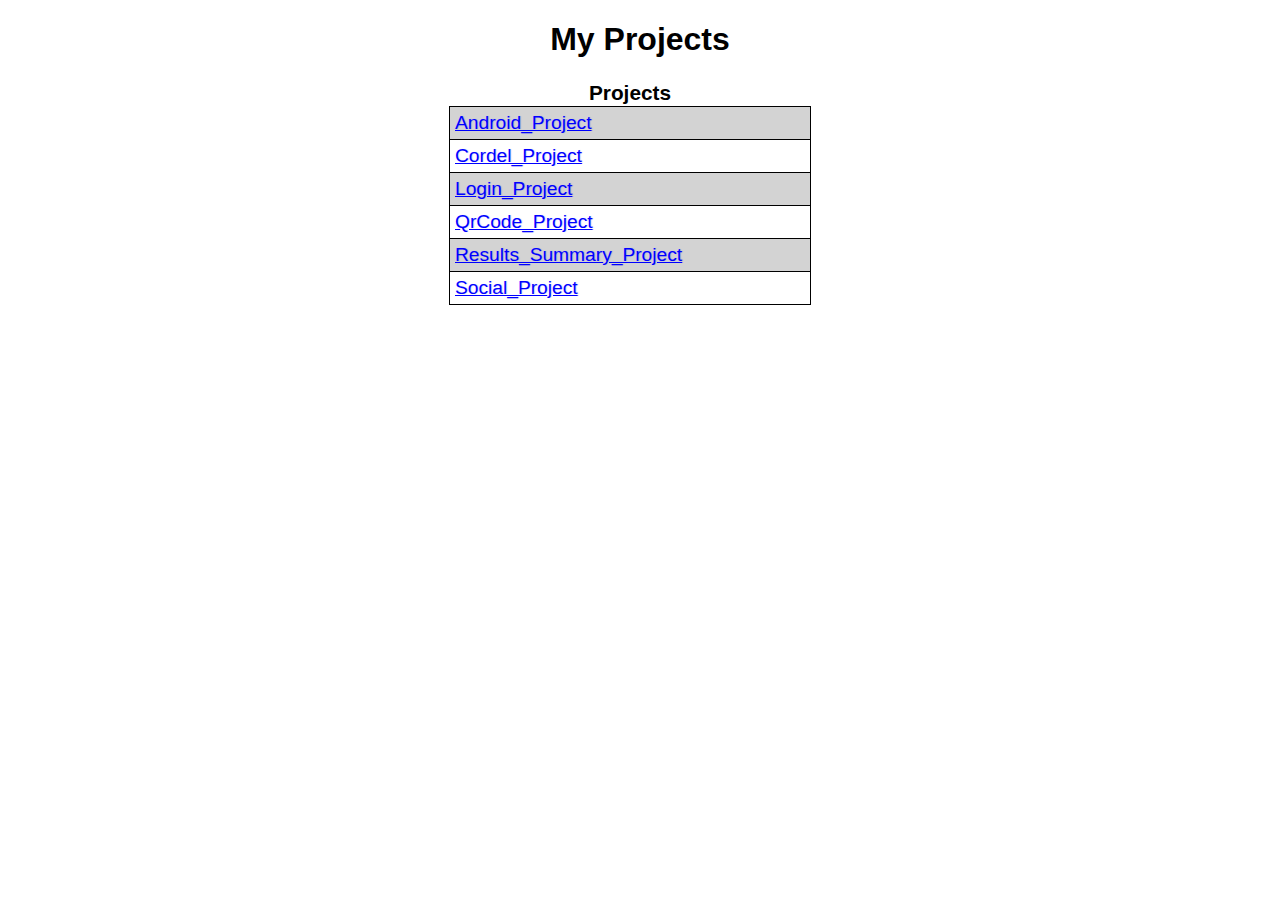
<file: index.html>
<!DOCTYPE html>
<html lang="pt-br">
<head>
    <meta charset="UTF-8">
    <meta name="viewport" content="width=device-width, initial-scale=1.0">
    <title>Projects</title>
    <style>
        * {
            font-family: Arial, Helvetica, sans-serif;
        }

        main > h1{
            text-align: center;
            
        }
        section{
            display: flex;
            flex-direction: row;
            justify-content: space-evenly;
        }

        table {
            display: inline;
            border-collapse: collapse;
            margin-right: 20px;
        }

        th {
            font-size: 1.3em;
        }

        td {
            width: 350px;
            font-size: 1.2em;
            border: 1px solid black;
            padding: 5px;
        }

        tr:nth-child(even) {
            background-color: lightgray;
        }

        td:hover {
            border: 2px solid red;
        }

        a {
            color: blue;
            text-shadow: 1px 0px 1px rgba(0, 0, 255, 0.192);
        }

        a:hover {
            color: red;
            transition: 0.1s;
        }

        a:active {
            color: blueviolet;
        }
    </style>
</head>
<body>
    <main>
        <h1>My Projects</h1>
        <section>
            <table>
                <tr>
                    <th>Projects</th>
                </tr>
                <tr>
                    <td><a href="Android_Project/index.html" target="_blank">Android_Project</a></td>
                </tr>
                <tr>
                    <td><a href="Cordel_Project/index.html" target="_blank">Cordel_Project</a></td>
                </tr>
                <tr>
                    <td><a href="Login_Project/index.html" target="_blank">Login_Project</a></td>
                </tr>
                <tr>
                    <td><a href="QrCode_Project/index.html" target="_blank">QrCode_Project</a></td>
                </tr>
                <tr>
                    <td><a href="Results_Summary_Project/index.html" target="_blank">Results_Summary_Project</a></td>
                </tr>
                <tr>
                    <td><a href="Social_Project/index.html" target="_blank">Social_Project</a></td>
                </tr>
            </table>
        </section>

    </main>
</body>
</html>
</file>
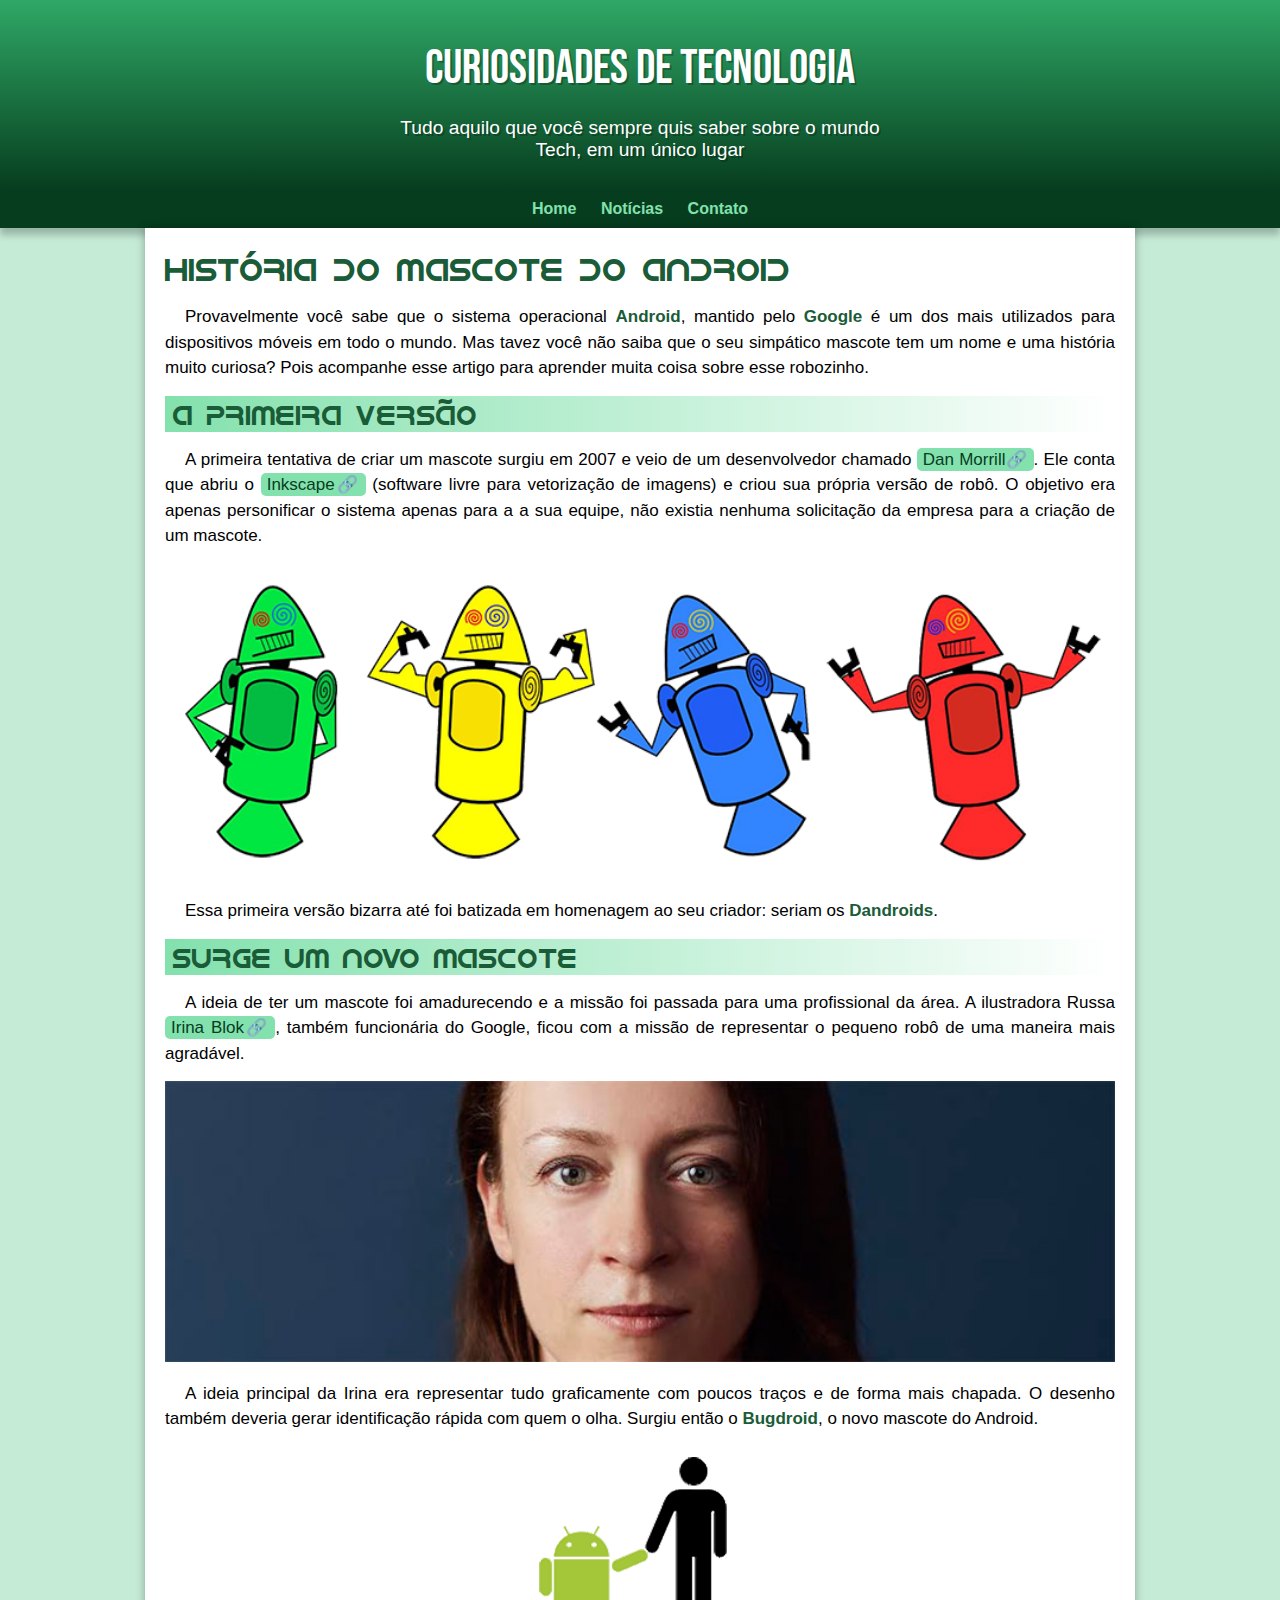
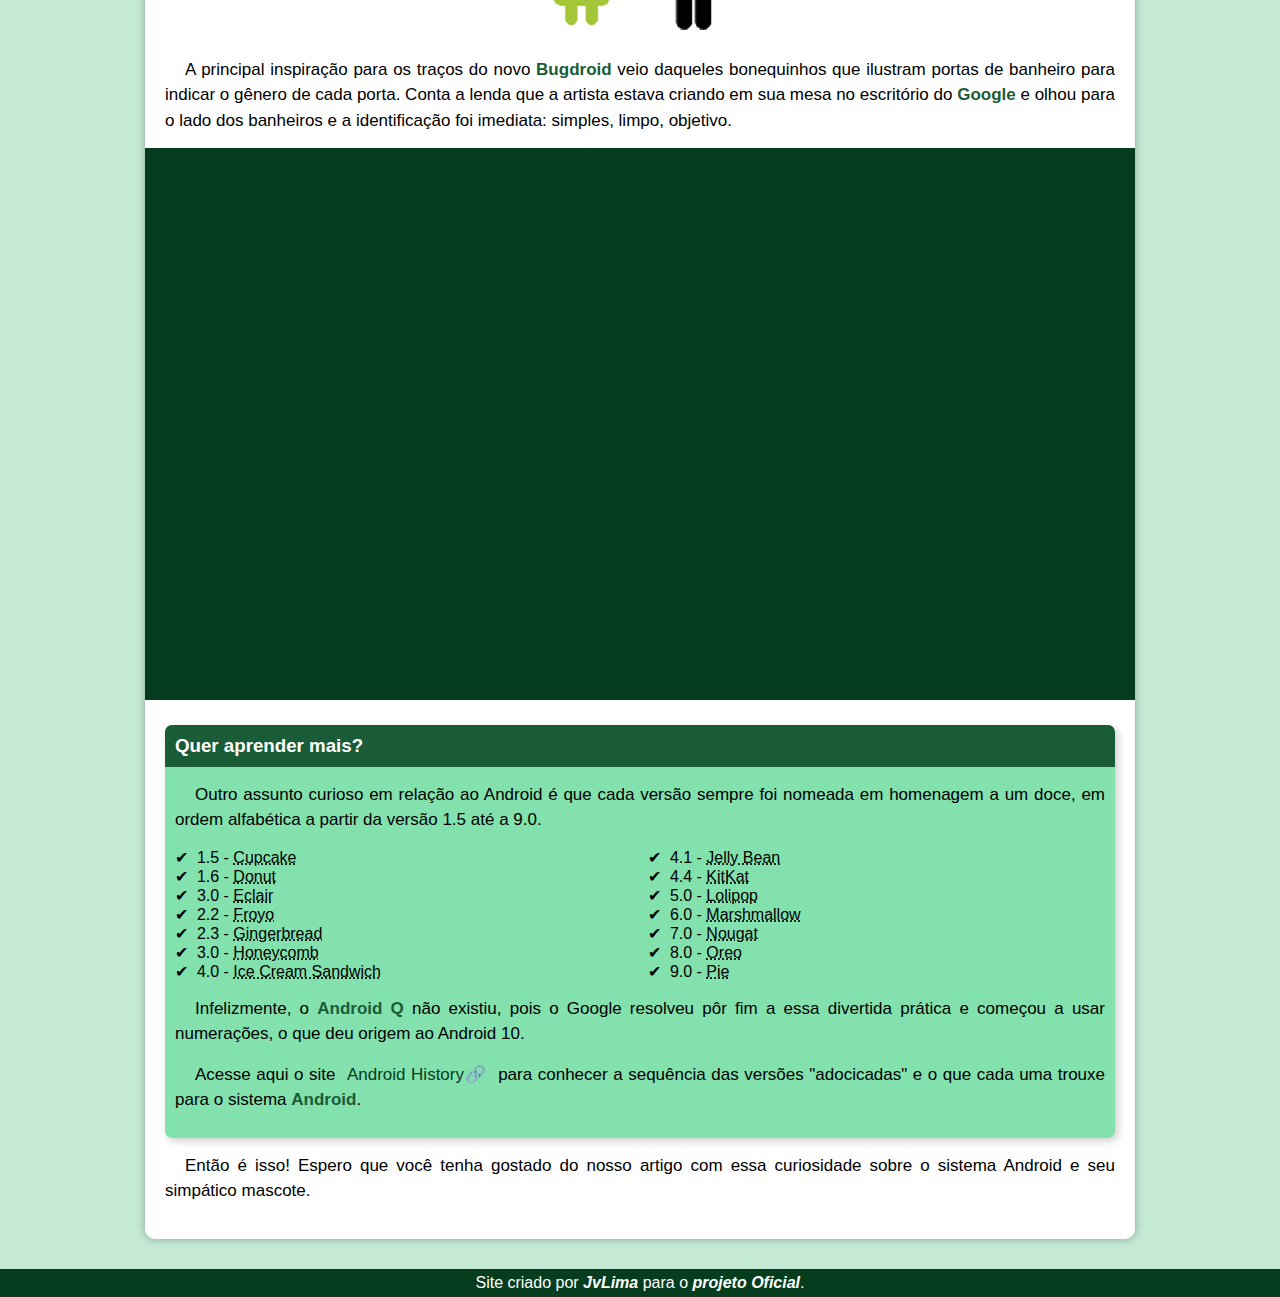
<file: Android_Project/index.html>
<!DOCTYPE html>
<html lang="pt-br">

<head>
    <meta charset="UTF-8">
    <meta name="viewport" content="width=device-width, initial-scale=1.0">
    <title>Como surgiu o mascote do Android?</title>
    <link rel="shortcut icon" href="imagens/favicon.ico" type="image/x-icon">
    <link rel="stylesheet" href="estilo/style.css">
</head>

<body>
    <header>
        <h1>Curiosidades de Tecnologia</h1>
        <p>Tudo aquilo que você sempre quis saber sobre o mundo Tech, em um único lugar</p>
    </header>
    <nav>
        <a href="#">Home</a>
        <a href="#">Notícias</a>
        <a href="#">Contato</a>
    </nav>
    <main>
        <article>
            <h1>História do Mascote do Android</h1>

            <p>Provavelmente você sabe que o sistema operacional <strong>Android</strong>, mantido pelo
                <strong>Google</strong> é um dos mais utilizados
                para dispositivos móveis em todo o mundo. Mas tavez você não saiba que o seu simpático mascote tem um
                nome e uma história muito curiosa? Pois acompanhe esse artigo para aprender muita coisa sobre esse
                robozinho.
            </p>

            <h2>A primeira versão</h2>

            <p>A primeira tentativa de criar um mascote surgiu em 2007 e veio de um desenvolvedor chamado
                <a href="https://androidcommunity.com/dan-morrill-shows-us-the-android-mascot-that-almost-was-20130103/"
                    target="_blank" lang="en" class="externo">Dan Morrill</a>.
                Ele conta que abriu o <a href="https://inkscape.org/pt-br/" target="_blank" lang="pt-br"
                    class="externo">Inkscape</a>
                (software livre
                para vetorização de imagens) e criou sua própria versão
                de robô. O objetivo era apenas personificar o sistema apenas para a a sua equipe, não existia nenhuma
                solicitação da empresa para a criação de um mascote.
            </p>

            <picture>
                <source media="(max-width: 600px)" srcset="imagens\dan-droids-pq.png">
                <img src="imagens/dan-droids.png" alt="primeiro mascote do android">
            </picture>

            <p>Essa primeira versão bizarra até foi batizada em homenagem ao seu criador: seriam os
                <strong>Dandroids</strong>.
            </p>

            <h2>Surge um novo mascote</h2>

            <p>A ideia de ter um mascote foi amadurecendo e a missão foi passada para uma profissional da área. A
                ilustradora Russa <a href="https://www.irinablok.com/" target="_blank" lang="en" class="externo">Irina
                    Blok</a>, também
                funcionária do Google, ficou com a missão de representar o pequeno
                robô de uma maneira mais agradável.</p>

            <picture>
                <source media="(max-width: 600px)" srcset="imagens\irina-blok-pq.jpg">
                <img src="imagens/irina-blok.jpg" alt="Irina blok, criadora do Bugdroid">
            </picture>

            <p>A ideia principal da Irina era representar tudo graficamente com poucos traços e de forma mais chapada. O
                desenho também deveria gerar identificação rápida com quem o olha. Surgiu então o
                <strong>Bugdroid</strong>, o novo
                mascote do Android.
            </p>

            <img src="imagens/bugdroid.png" class="pequeno" alt="Bugdroid">

            <p>A principal inspiração para os traços do novo <strong>Bugdroid</strong> veio daqueles bonequinhos que
                ilustram portas de
                banheiro para indicar o gênero de cada porta. Conta a lenda que a artista estava criando em sua mesa no
                escritório do <strong>Google</strong> e olhou para o lado dos banheiros e a identificação foi imediata:
                simples, limpo,
                objetivo.</p>

            <div class="video">
                <iframe width="560" height="315" src="https://www.youtube.com/embed/l2UDgpLz20M?si=7iAsvPCLqoG3QrSA"
                    title="YouTube video player" frameborder="0"
                    allow="accelerometer; autoplay; clipboard-write; encrypted-media; gyroscope; picture-in-picture; web-share"
                    allowfullscreen></iframe>
            </div>

            <aside>
                <h3>Quer aprender mais?</h3>

                <p>Outro assunto curioso em relação ao Android é que cada versão sempre foi nomeada em homenagem a um
                    doce, em ordem alfabética a partir da versão 1.5 até a 9.0.</p>

                <ul>
                    <li>
                        1.5 - <abbr title="Bolo de copo">Cupcake</abbr>
                    </li>
                    <li>
                        1.6 - <abbr title="Rosquinha">Donut</abbr>
                    </li>
                    <li>
                        3.0 - <abbr title="Bomba">Eclair</abbr>
                    </li>
                    <li>
                        2.2 - <abbr title="Iogurte congelado">Froyo</abbr>
                    </li>
                    <li>
                        2.3 - <abbr title="Biscoito de gengibre">Gingerbread</abbr>
                    </li>
                    <li>
                        3.0 - <abbr title="Favo de mel">Honeycomb</abbr>
                    </li>
                    <li>
                        4.0 - <abbr title="Sanduche de sorvete">Ice Cream Sandwich</abbr>
                    </li>
                    <li>
                        4.1 - <abbr title="Jujuba">Jelly Bean</abbr>
                    </li>
                    <li>
                        4.4 - <abbr title="KitKat">KitKat</abbr>
                    </li>
                    <li>
                        5.0 - <abbr title="Pirulito">Lolipop</abbr>
                    </li>
                    <li>
                        6.0 - <abbr title="Marshmallow">Marshmallow</abbr>
                    </li>
                    <li>
                        7.0 - <abbr title="Torrone">Nougat</abbr>
                    </li>
                    <li>
                        8.0 - <abbr title="Oreo">Oreo</abbr>
                    </li>
                    <li>
                        9.0 - <abbr title="Torta">Pie</abbr>
                    </li>
                </ul>

                <p>Infelizmente, o <strong>Android Q</strong> não existiu, pois o Google resolveu pôr fim a essa
                    divertida prática e
                    começou a usar numerações, o que deu origem ao Android 10.</p>

                <p>Acesse aqui o site <a href="https://www.android.com/intl/pt-BR_br/history/" target="_blank"
                        lang="pt-br" class="externo">Android History</a> para conhecer a sequência das versões
                    "adocicadas" e o que cada
                    uma trouxe para o sistema <strong>Android</strong>.</p>
            </aside>

            <p>Então é isso! Espero que você tenha gostado do nosso artigo com essa curiosidade sobre o sistema Android
                e seu simpático mascote.</p>

        </article>
    </main>
    <footer>
        <p>Site criado por <a href="https://github.com/jvlima1205" target="_blank" lang="en">JvLima</a> para o
            <a href="#">projeto Oficial</a>.
        </p>
    </footer>
</body>

</html>
</file>
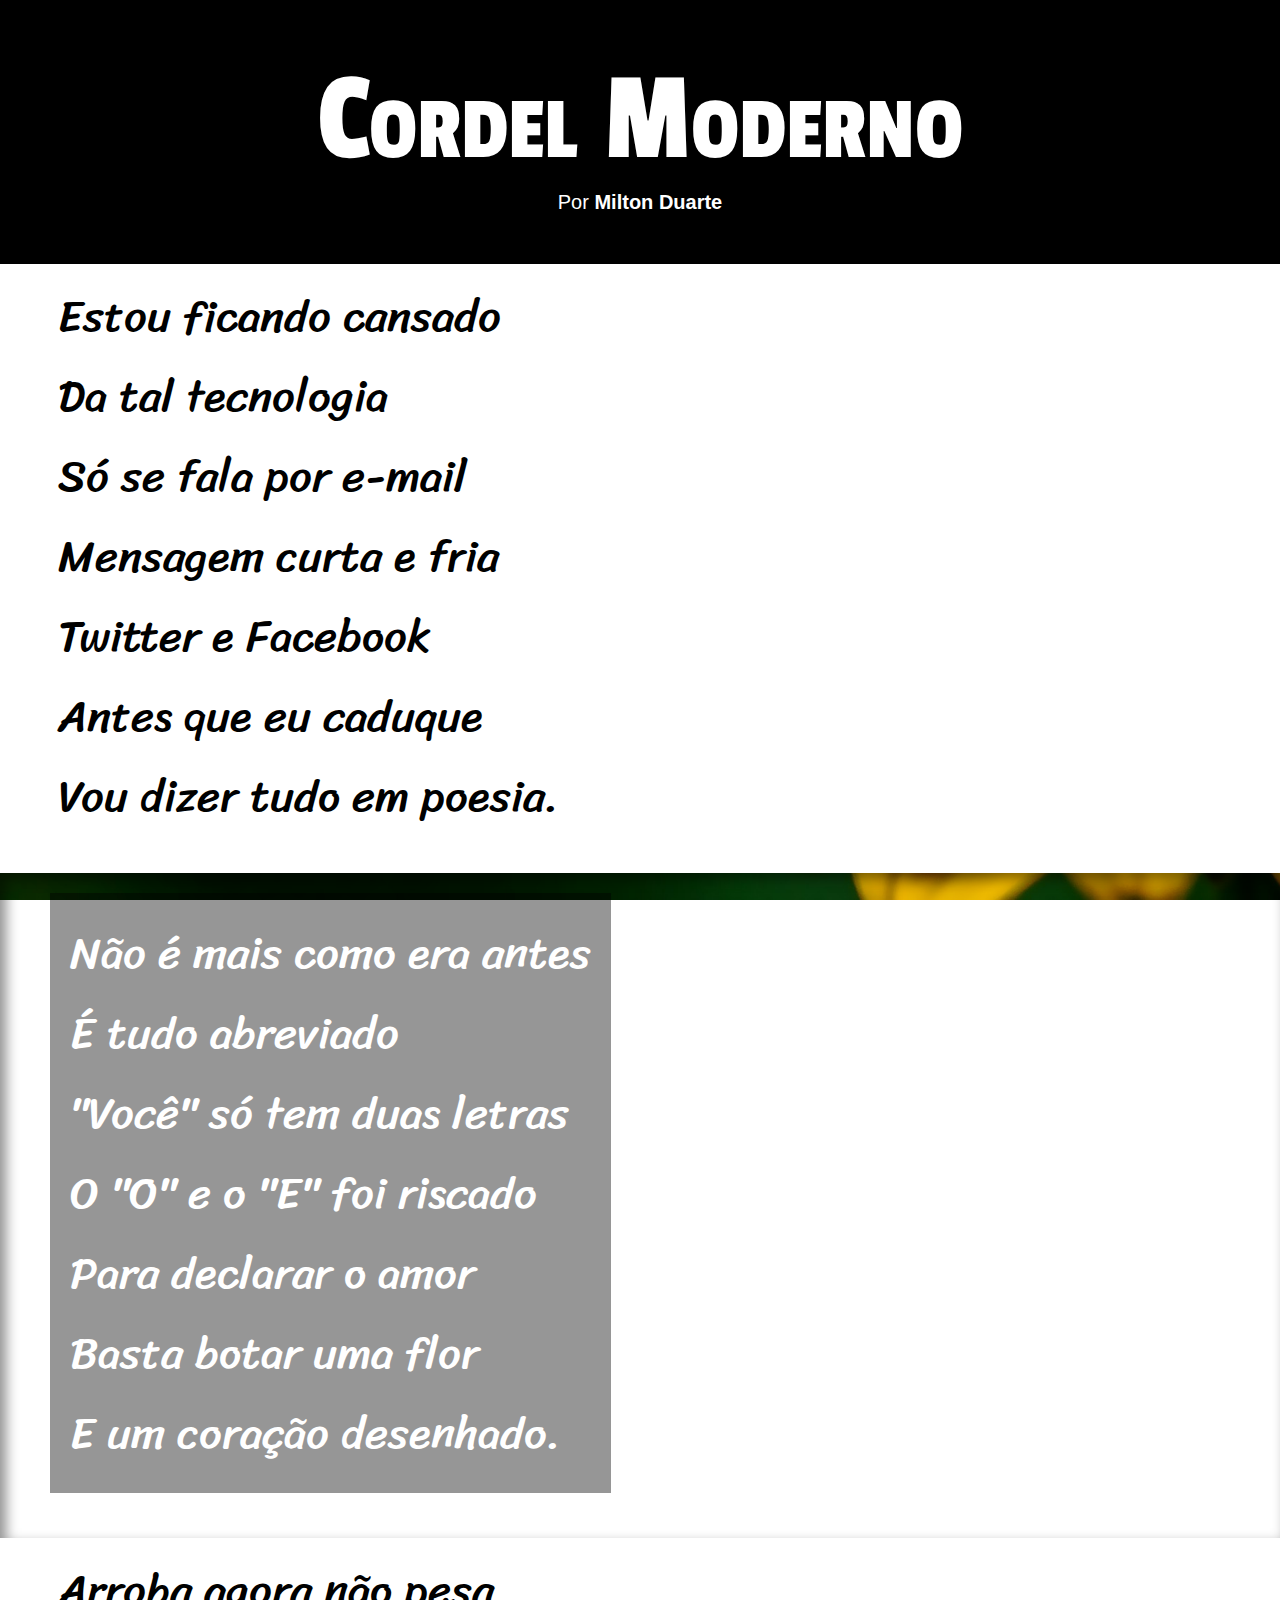
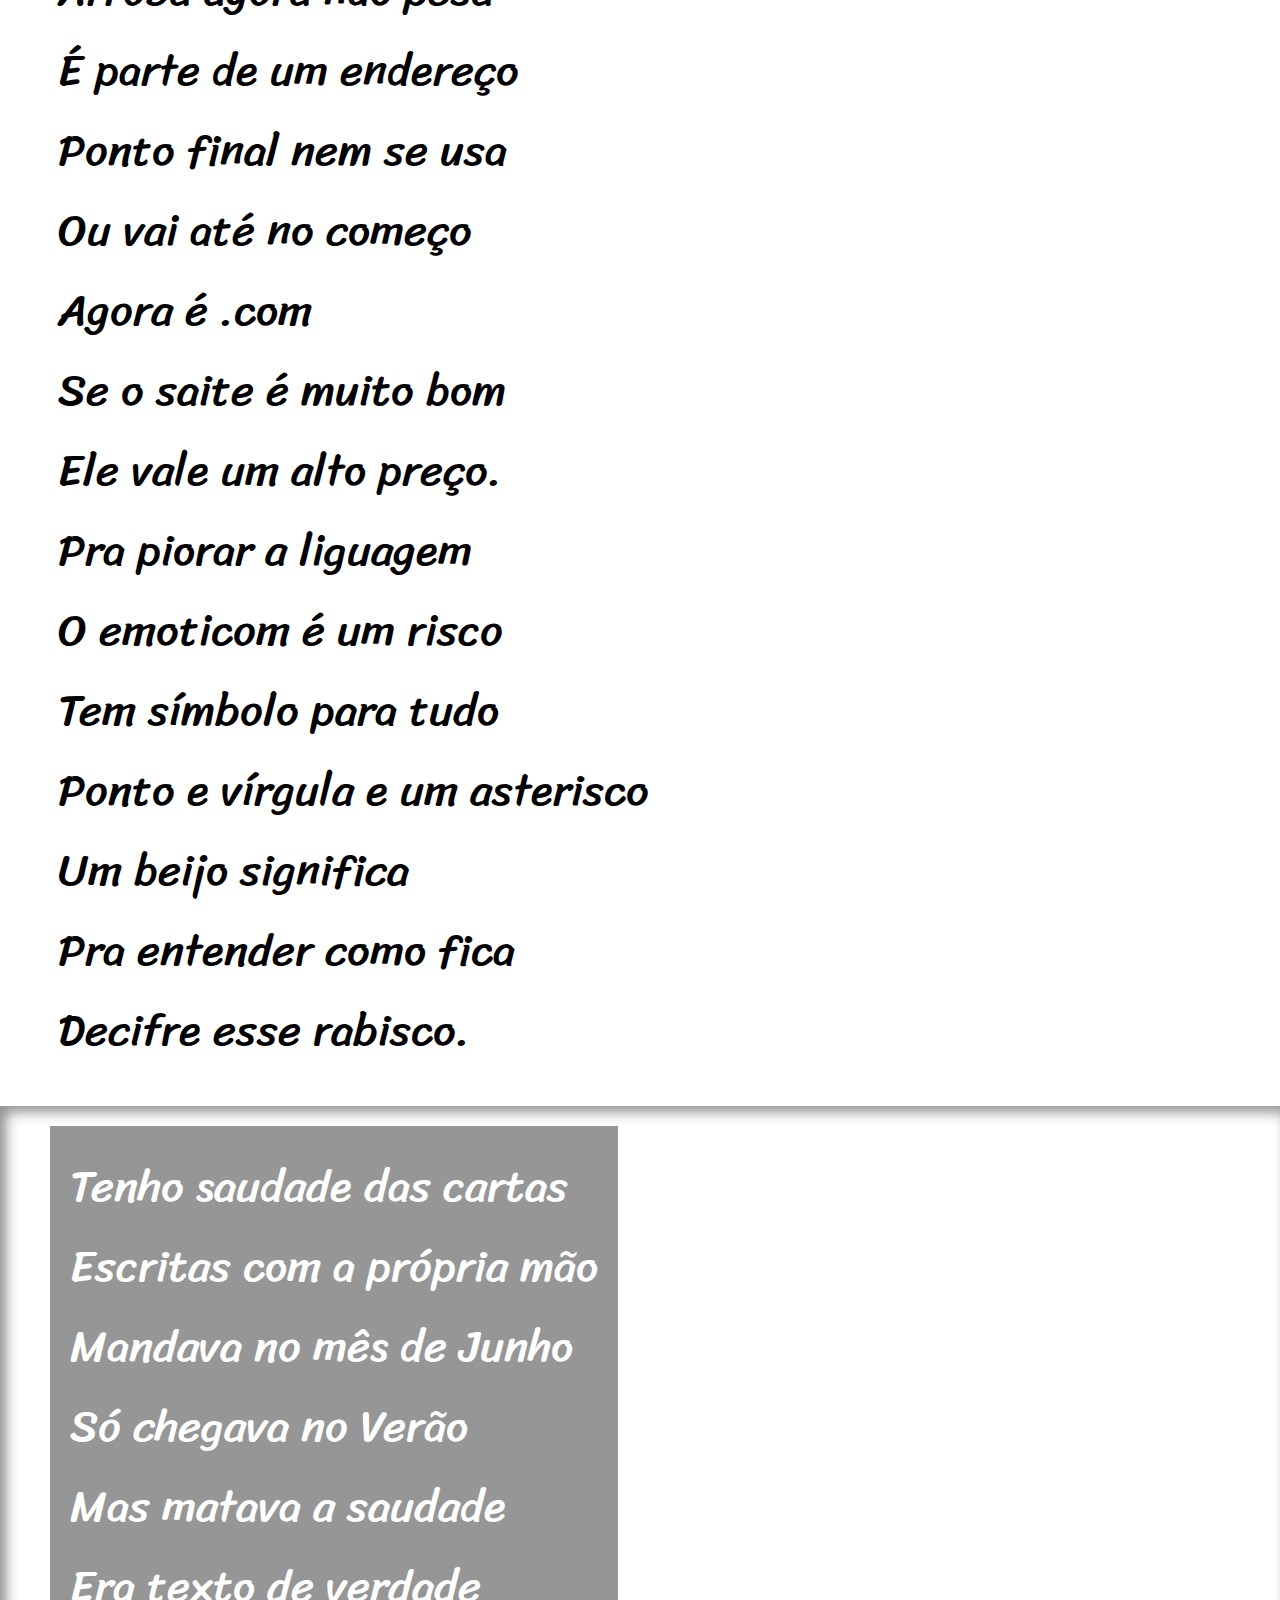
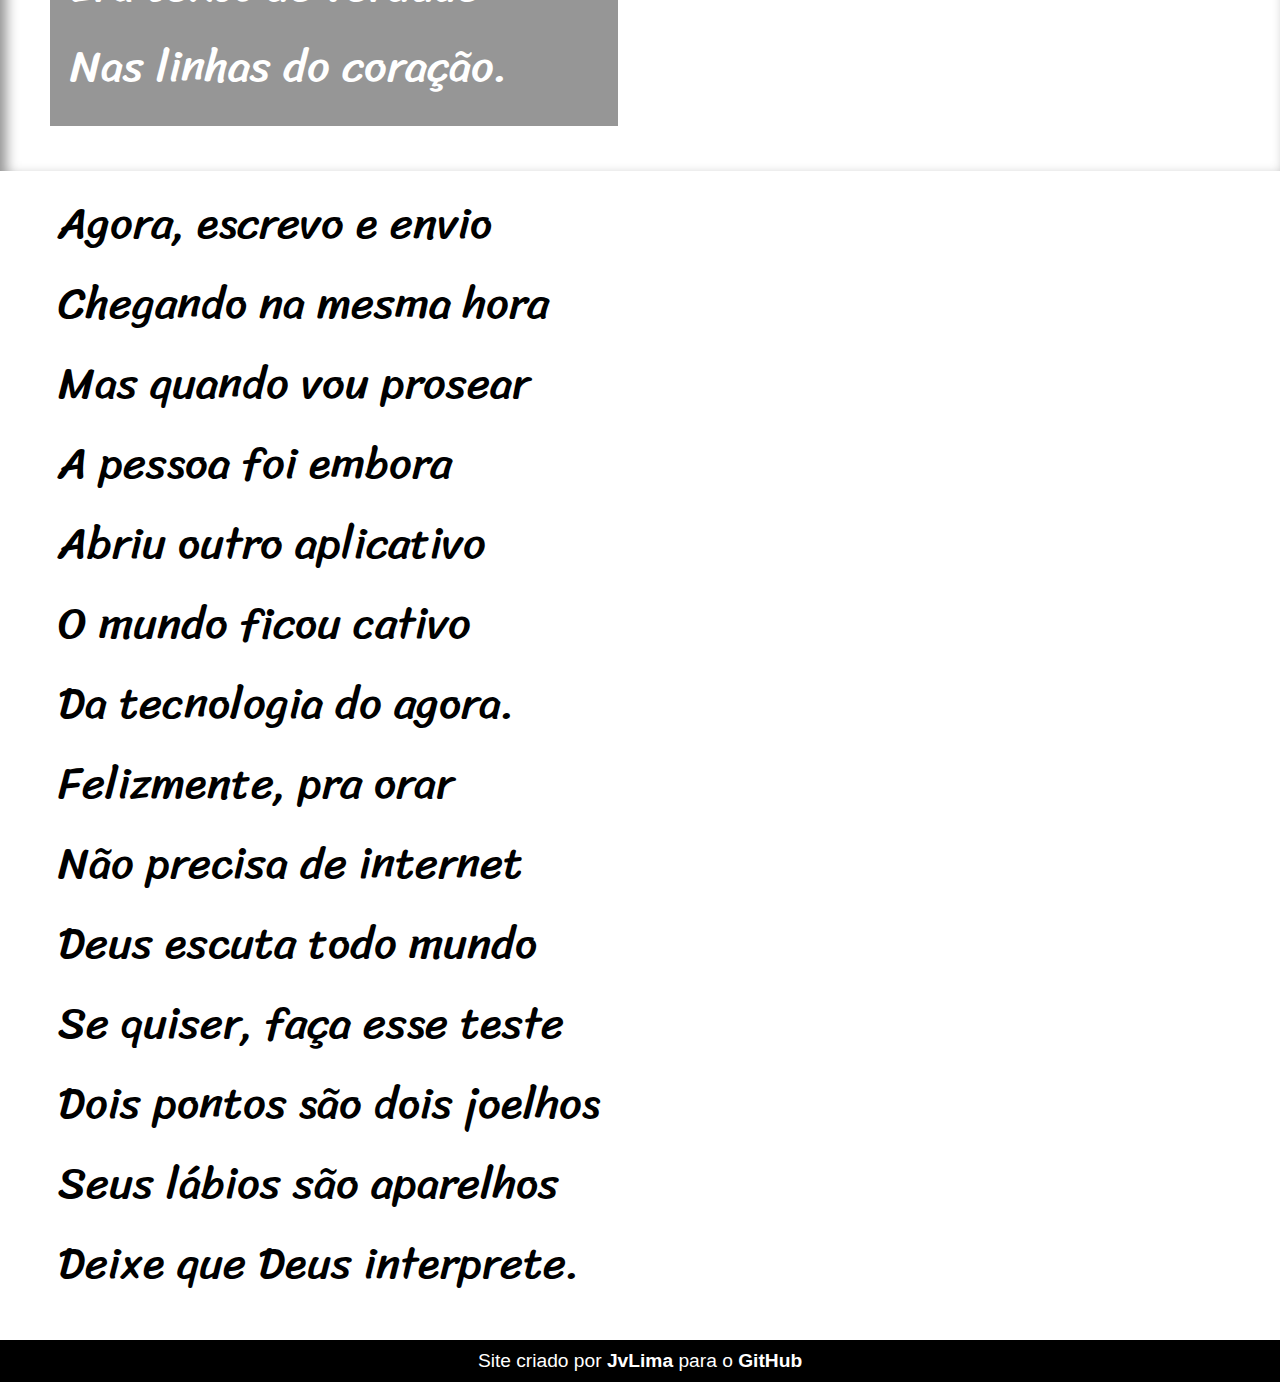
<file: Cordel_Project/index.html>
<!DOCTYPE html>
<html lang="pt-br">

<head>
    <meta charset="UTF-8">
    <meta name="viewport" content="width=device-width, initial-scale=1.0">
    <title>Cordel moderno</title>
    <link rel="stylesheet" href="estilo/style.css">
    <link rel="shortcut icon" href="imagens/flor.ico" type="image/x-icon">
</head>

<body>
    <header>
        <h1>Cordel Moderno</h1>
        <p>
            Por <a href="https://www.recantodasletras.com.br/poesias/3186743" target="_blank" rel="Milton Duarte"
                lang="pt-br">Milton Duarte</a>
        </p>
    </header>

    <main>

        <p>
            Estou ficando cansado <br>
            Da tal tecnologia <br>
            Só se fala por e-mail <br>
            Mensagem curta e fria <br>
            Twitter e Facebook <br>
            Antes que eu caduque <br>
            Vou dizer tudo em poesia. <br>
        </p>
        <section class="fundo" id="img01">
            <p class="conteudo">
                Não é mais como era antes <br>
                É tudo abreviado <br>
                "Você" só tem duas letras <br>
                O "O" e o "E" foi riscado <br>
                Para declarar o amor <br>
                Basta botar uma flor <br>
                E um coração desenhado.
            </p>
        </section>

        <p>
            Arroba agora não pesa <br>
            É parte de um endereço <br>
            Ponto final nem se usa <br>
            Ou vai até no começo <br>
            Agora é .com <br>
            Se o saite é muito bom <br>
            Ele vale um alto preço. <br>
            Pra piorar a liguagem <br>
            O emoticom é um risco <br>
            Tem símbolo para tudo <br>
            Ponto e vírgula e um asterisco <br>
            Um beijo significa <br>
            Pra entender como fica <br>
            Decifre esse rabisco. <br>
        </p>


        <section class="fundo" id="img02">
            <p class="conteudo">
                Tenho saudade das cartas <br>
                Escritas com a própria mão <br>
                Mandava no mês de Junho <br>
                Só chegava no Verão <br>
                Mas matava a saudade <br>
                Era texto de verdade <br>
                Nas linhas do coração.
            </p>
        </section>
        <p>
            Agora, escrevo e envio <br>
            Chegando na mesma hora <br>
            Mas quando vou prosear <br>
            A pessoa foi embora <br>
            Abriu outro aplicativo <br>
            O mundo ficou cativo <br>
            Da tecnologia do agora. <br>
            Felizmente, pra orar <br>
            Não precisa de internet <br>
            Deus escuta todo mundo <br>
            Se quiser, faça esse teste <br>
            Dois pontos são dois joelhos <br>
            Seus lábios são aparelhos <br>
            Deixe que Deus interprete. <br>
        </p>
    </main>

    <footer>
        <p>Site criado por <strong>JvLima</strong> para o <a href="https://github.com/jvlima1205" target="_blank"
                lang="en">GitHub</a></p>
    </footer>

</body>

</html>
</file>
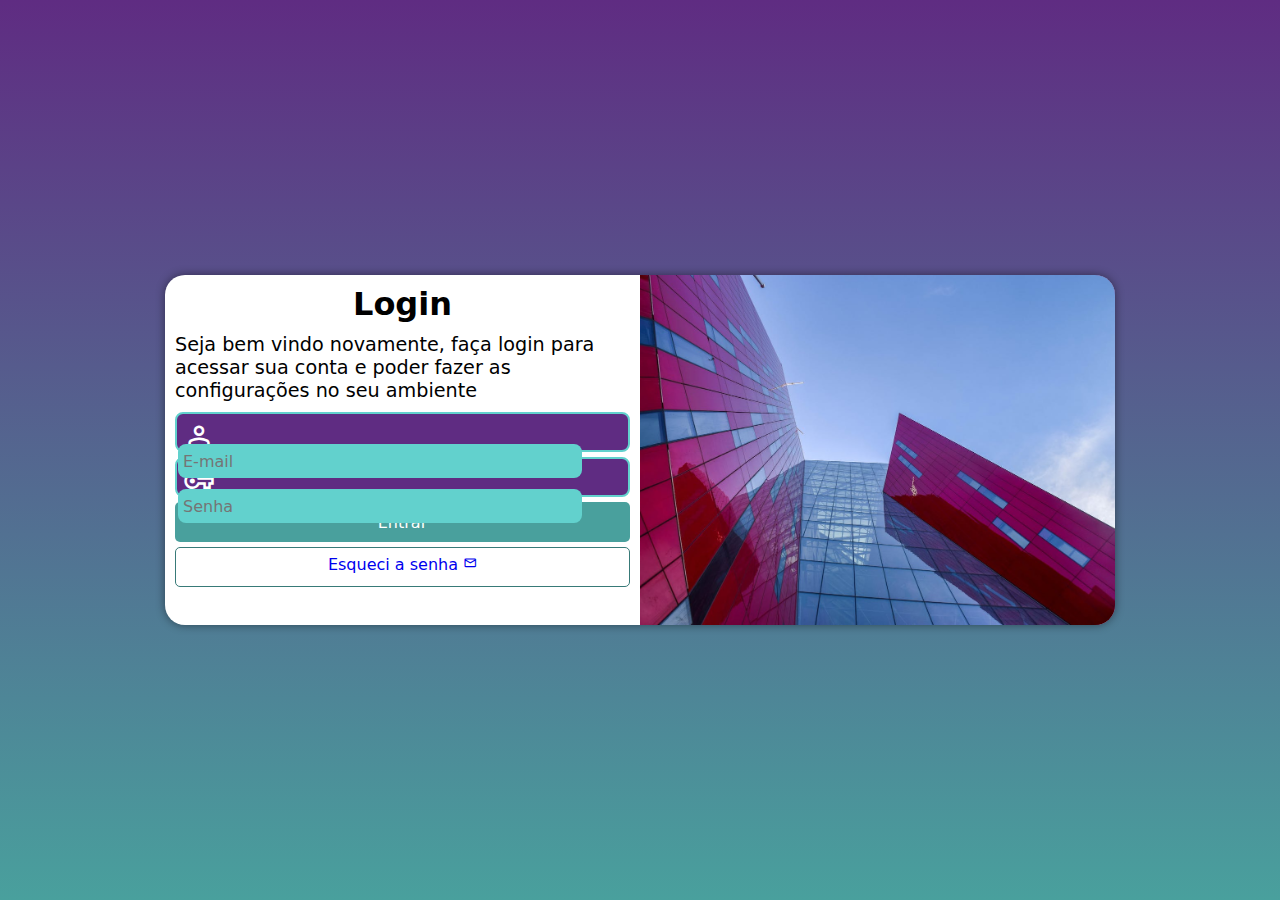
<file: Login_Project/index.html>
<!DOCTYPE html>
<html lang="pt-br">

<head>
    <meta charset="UTF-8">
    <meta name="viewport" content="width=device-width, initial-scale=1.0">
    <title>Login</title>
    <link href="https://fonts.googleapis.com/css2?family=Material+Symbols+Outlined" rel="stylesheet" />
    <link rel="stylesheet" href="estilos/style.css">
    <link rel="stylesheet" href="estilos/mediaQuery.css">
</head>

<body>
    <main>
        <section id="login">
            <div id="imagem">
            </div>

            <div id="formulario">
                <h1>Login</h1>
                <p>Seja bem vindo novamente, faça login para acessar sua conta e poder fazer as configurações no seu
                    ambiente</p>
                <form action="cadastro.php" method="post" autocomplete="on">
                    <div class="campo">
                        <span class="material-symbols-outlined">person</span>
                        <input type="email" name="login" id="ilogin" placeholder="E-mail" autocomplete="email" required maxlength="30">
                        <label for="ilogin">Login:</label>
                    </div>
                    <div class="campo">
                        <span class="material-symbols-outlined">vpn_key</span>
                        <input type="password" name="senha" id="isenha" placeholder="Senha"
                            autocomplete="current-password" required maxlength="15" minlength="8">
                        <label for="isenha">Senha:</label>
                    </div>
                    <input type="submit" value="Entrar">
                    <a href="Esqueci.html" class="botao">
                        Esqueci a senha
                        <span class="material-symbols-outlined">mail</span>
                    </a>

                </form>
            </div>
        </section>
    </main>

</body>

</html>
</file>
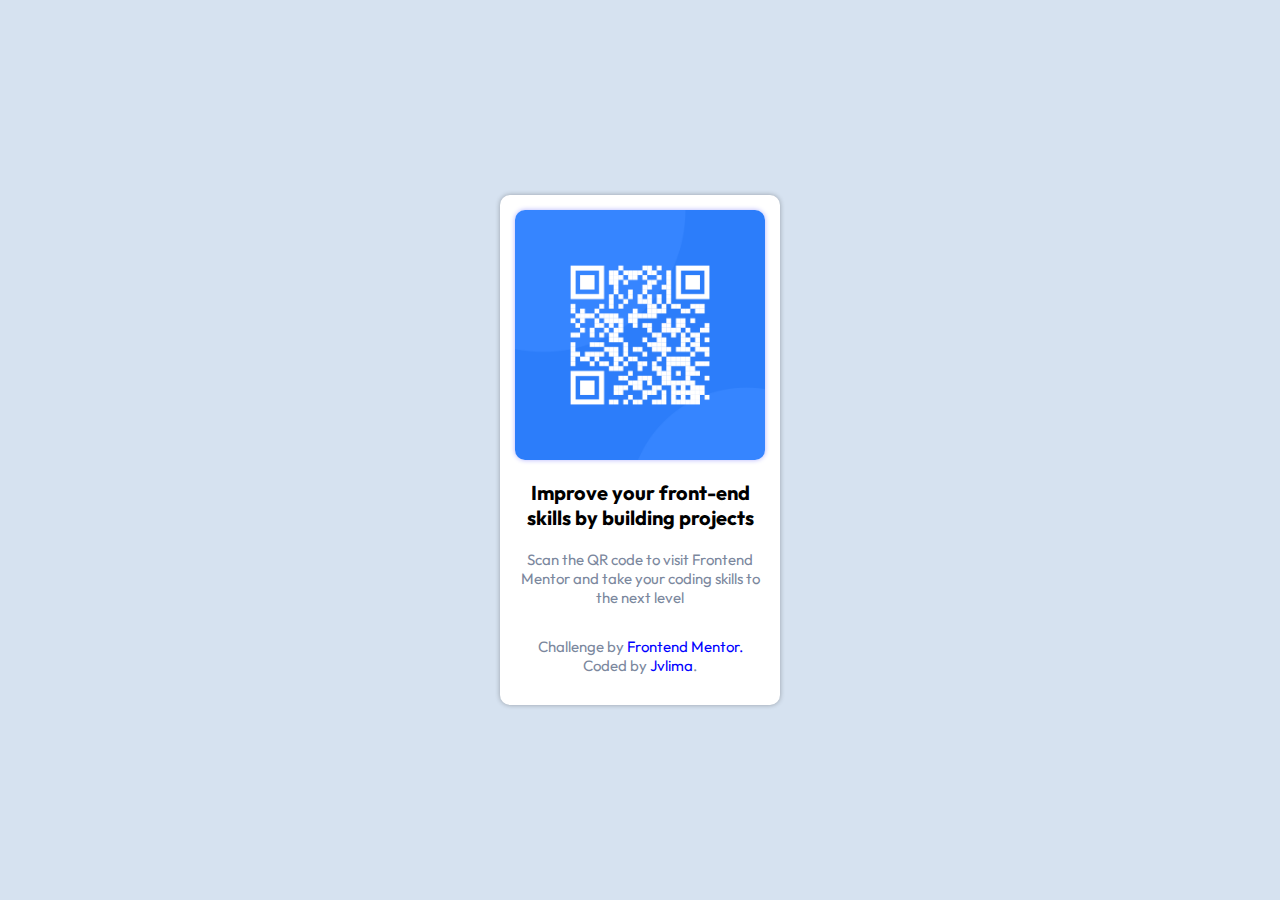
<file: QrCode_Project/index.html>
<!DOCTYPE html>
<html lang="en">

<head>
  <meta charset="UTF-8">
  <meta name="viewport" content="width=device-width, initial-scale=1.0">
  <link rel="icon" type="image/png" sizes="32x32" href="./images/favicon-32x32.png">
  <title>Frontend Mentor | QR code component</title>
  <link rel="stylesheet" href="style.css">
</head>

<body>
  <main>
    <img src="images/image-qr-code.png" alt="Qr-Code">
    <p>Improve your front-end skills by building projects</p>
    <p>Scan the QR code to visit Frontend Mentor and take your coding skills to the next level</p>

    <div class="attribution">
      <p>
        Challenge by <a href="https://www.frontendmentor.io?ref=challenge" target="_blank">Frontend Mentor.</a>
        Coded by <a href="https://github.com/jvlima1205" target="_blank">Jvlima</a>.
      </p>
  </main>
  </div>
</body>

</html>
</file>
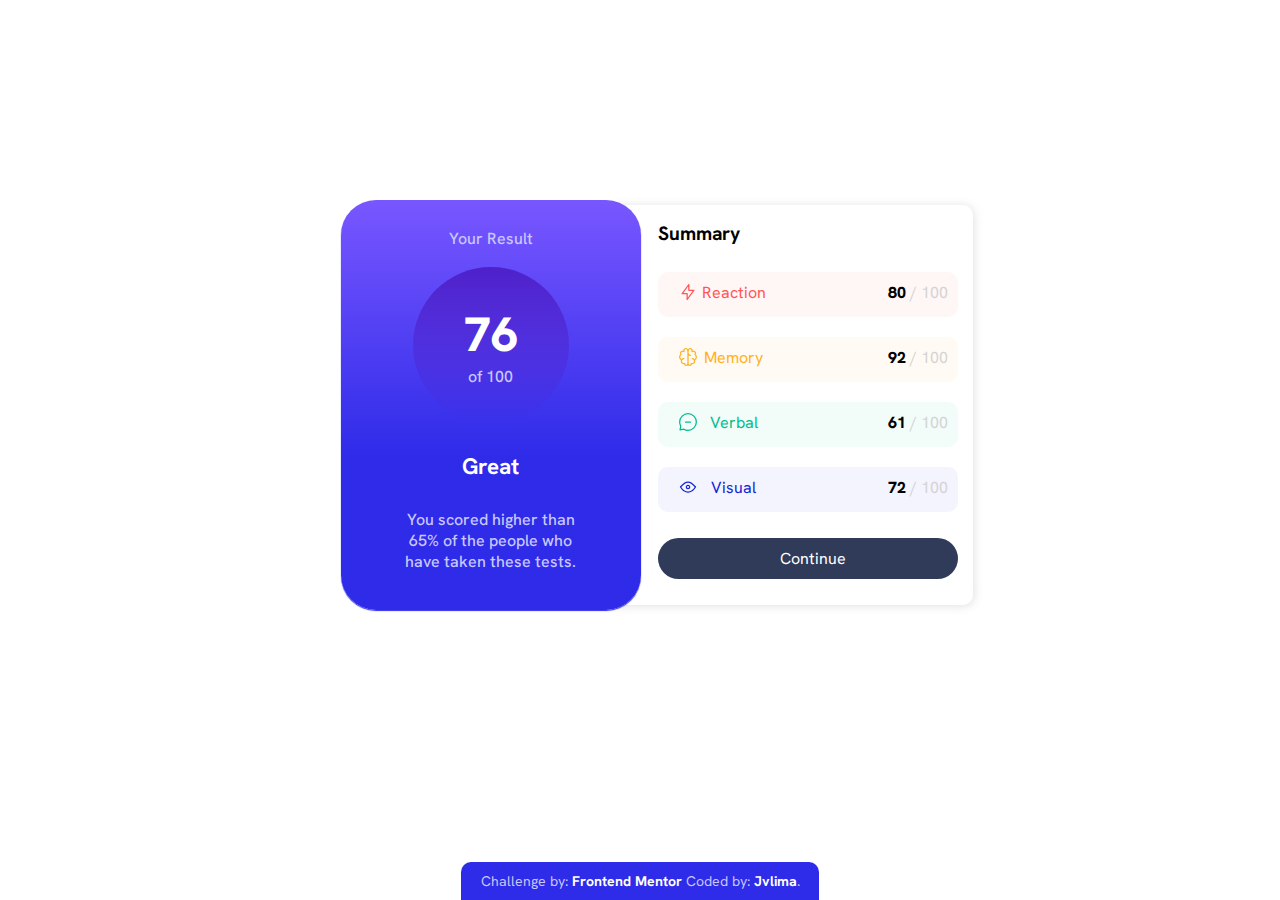
<file: Results_Summary_Project/index.html>
<!DOCTYPE html>
<html lang="en">

<head>
  <meta charset="UTF-8">
  <meta name="viewport" content="width=device-width, initial-scale=1.0">
  <!-- displays site properly based on user's device -->
  <link rel="icon" type="image/png" sizes="32x32" href="./assets/images/favicon-32x32.png">
  <link rel="stylesheet" href="styles/style.css">
  <link rel="stylesheet" href="styles/DektopStyle.css" media="screen">
  
  <link href="https://fonts.googleapis.com/css2?family=Material+Symbols+Outlined" rel="stylesheet" />
  <title>Frontend Mentor | Results summary component</title>
</head>

<body>

  <header>
    <section>
      <h1>Your Result</h1>
      <div class="circle">
        <p>76</p>
        <p>of 100</p>
      </div>
      <p>Great</p>
      <p>You scored higher than 65% of the people who have taken these tests.</p>
    </section>
  </header>

  <main>
    <h2>Summary</h2>
    <ul>
      <li id="red">
        Reaction <span class="result"><strong>80</strong> / 100</span>
      </li>
      <li id="yellow">
        Memory <span class="result"><strong>92</strong> / 100</span>
      </li>
      <li id="green">
        Verbal <span class="result"><strong>61</strong> / 100</span>
      </li>
      <li id="blue">
        Visual <span class="result"><strong>72</strong> / 100</span>
      </li>
      <p id="continue">Continue</p>
    </ul>
  </main>
  <footer>
    <div class="attribution">
      <p>
        Challenge by: <a href="https://www.frontendmentor.io?ref=challenge" target="_blank">Frontend Mentor</a>
        Coded by: <a href="https://www.frontendmentor.io/profile/jvlima1205" target="_blank">Jvlima</a>.
      </p>
    </div>
  </footer>
</body>

</html>
</file>
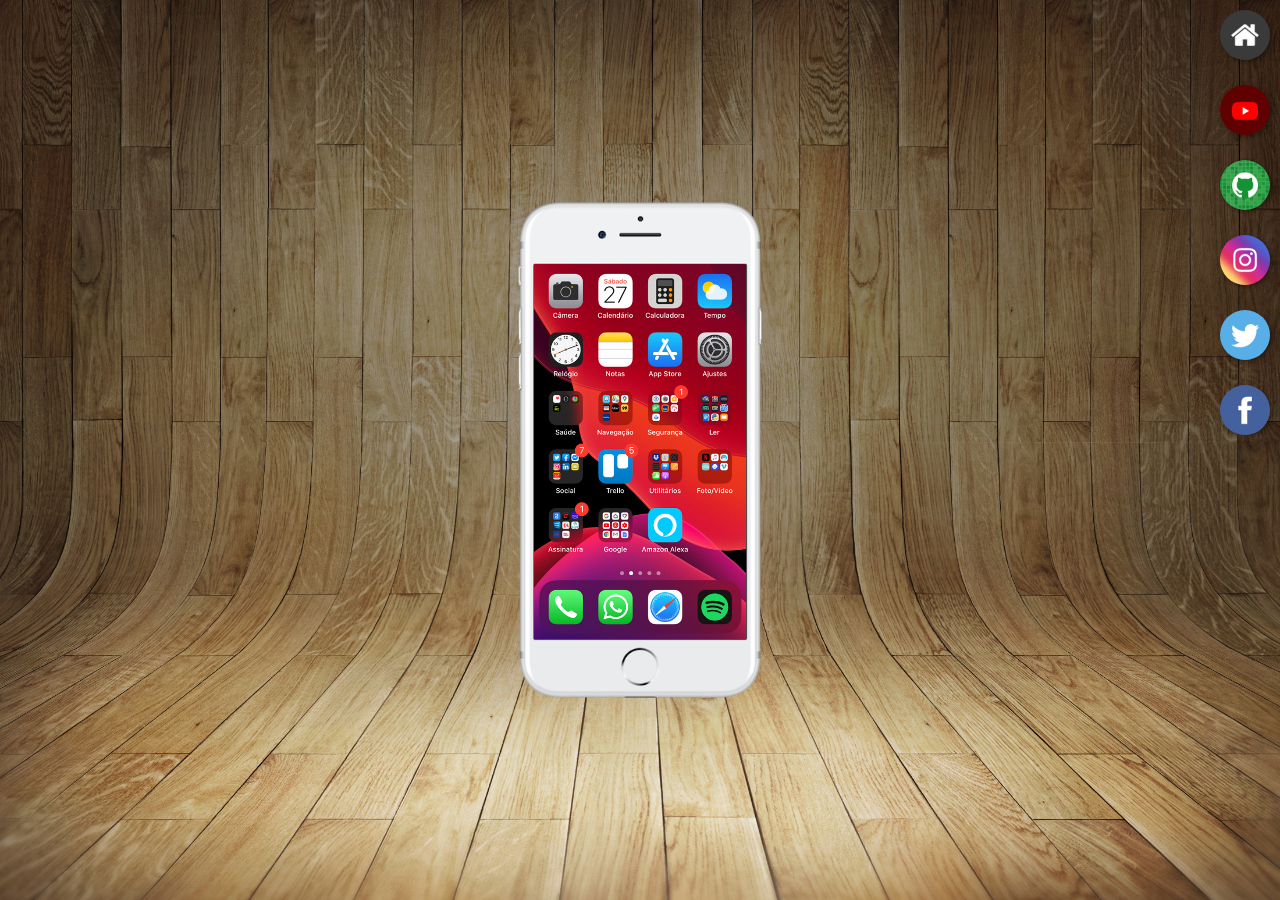
<file: Social_Project/index.html>
<!DOCTYPE html>
<html lang="pt-br">

<head>
    <meta charset="UTF-8">
    <meta name="viewport" content="width=device-width, initial-scale=1.0">
    <title>Projeto redes sociais</title>
    <link rel="stylesheet" href="estilos/style.css">
    <link rel="shortcut icon" href="favicon.ico" type="image/x-icon">      
</head>

<body>
    <main>
        <section id="telefone">
            <iframe src="home.html" name="tela" id="tela" frameborder="0" referrerpolicy="no-referrer">
                <p>Navegador não compatível</p>
            </iframe>
        </section>
        <section id="redeSociais">
            <a href="home.html" target="tela"><img src="imagens/logo-home.jpg" alt=""></a>
            <br>
            <a href="youtube.html" target="tela"><img src="imagens/logo-youtube.jpg" alt=""></a>
            <br>
            <a href="github.html" target="tela"><img src="imagens/logo-github.jpg" alt=""></a>
            <br>
            <a href="instagram.html" target="tela"><img src="imagens/logo-instagram.jpg" alt=""></a>
            <br>
            <a href="twitter.html" target="tela"><img src="imagens/logo-twitter.jpg" alt=""></a>
            <br>
            <a href="facebook.html" target="tela"><img src="imagens/logo-facebook.jpg" alt=""></a>
            
        </section>
    </main>
</body>

</html>
</file>
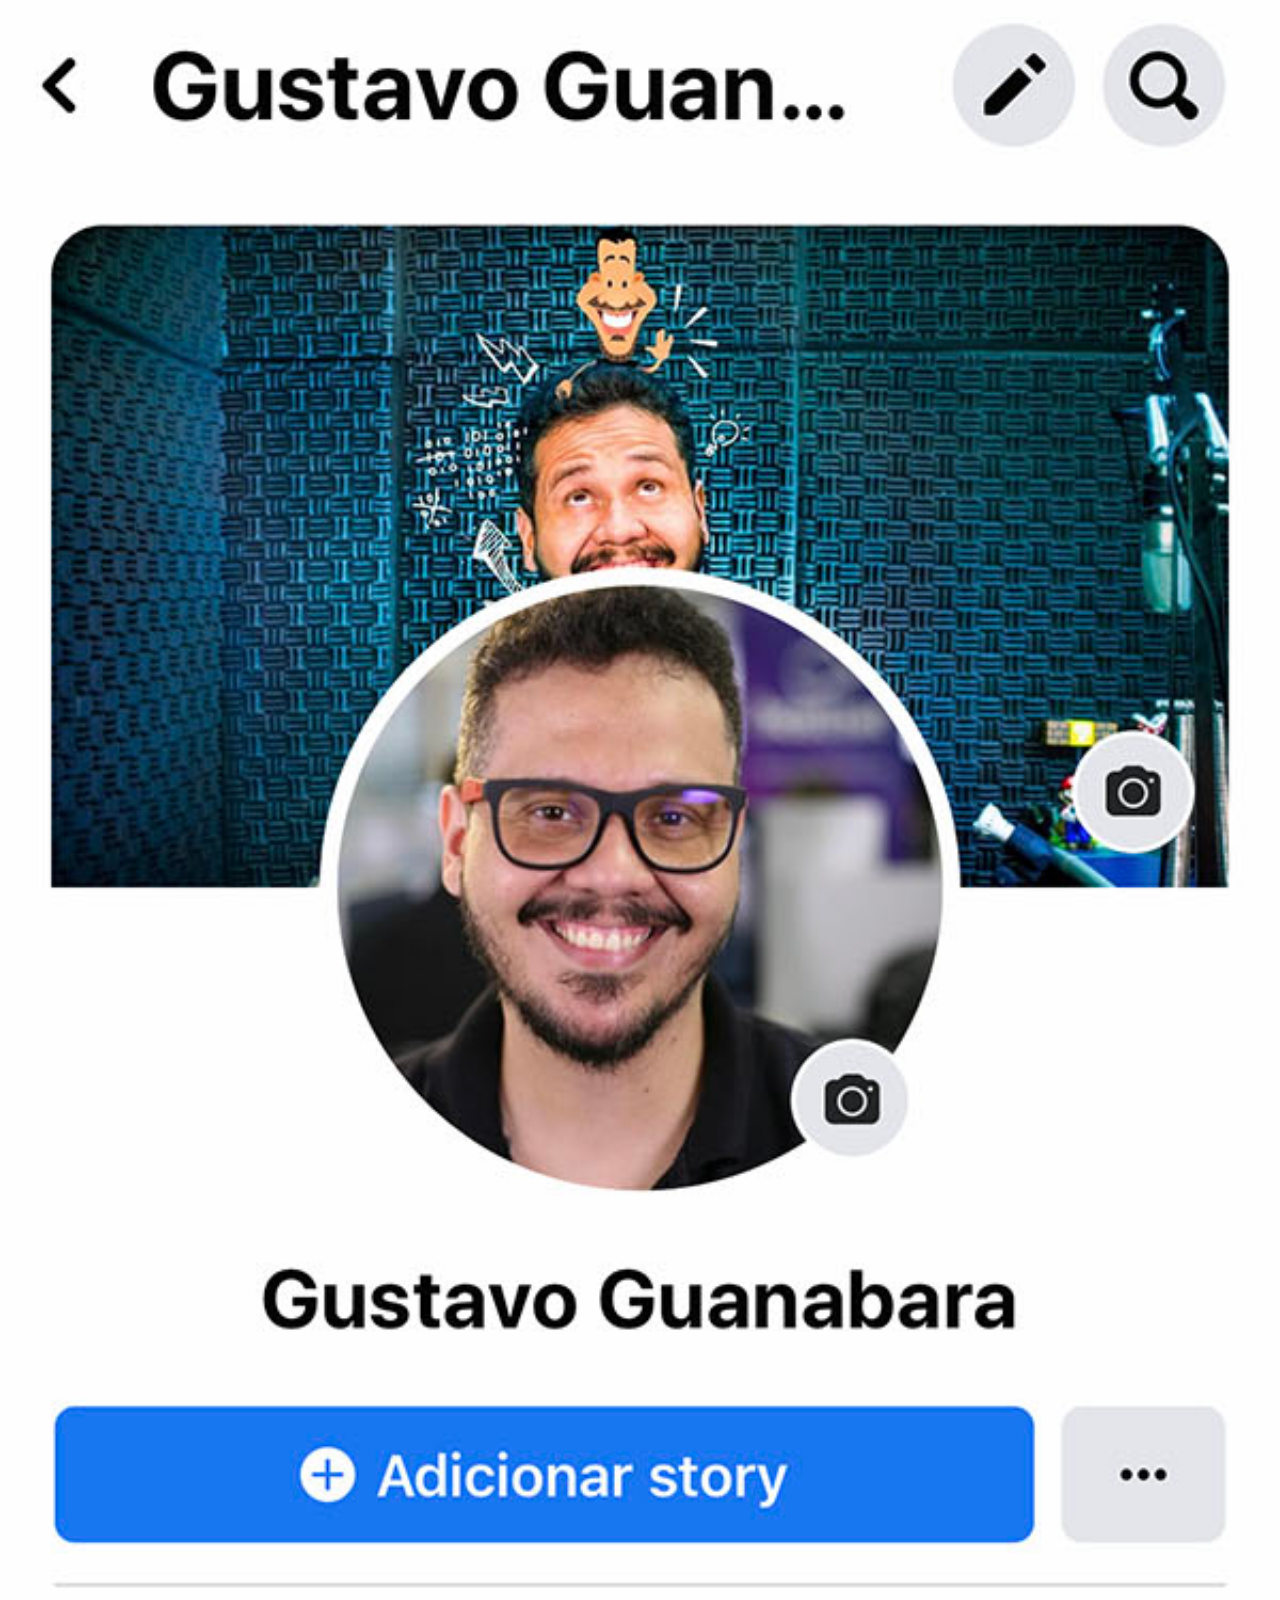
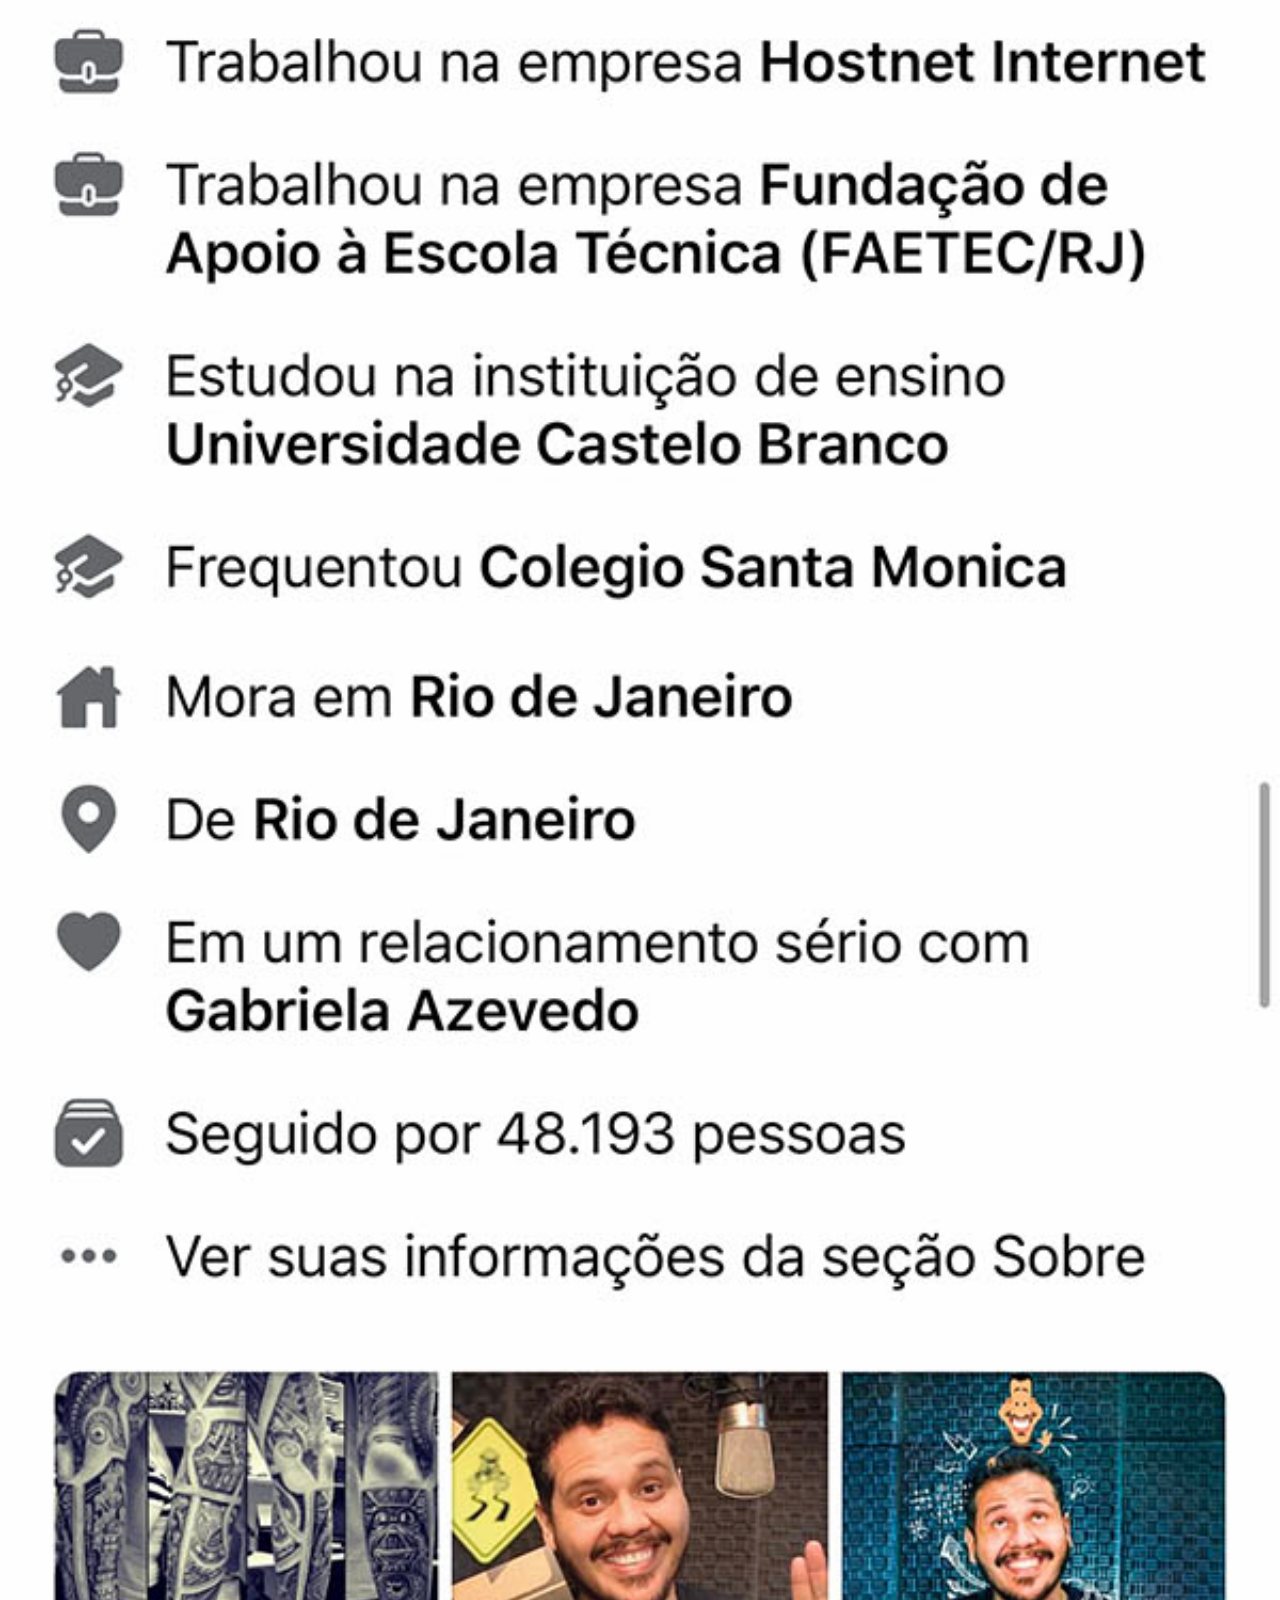
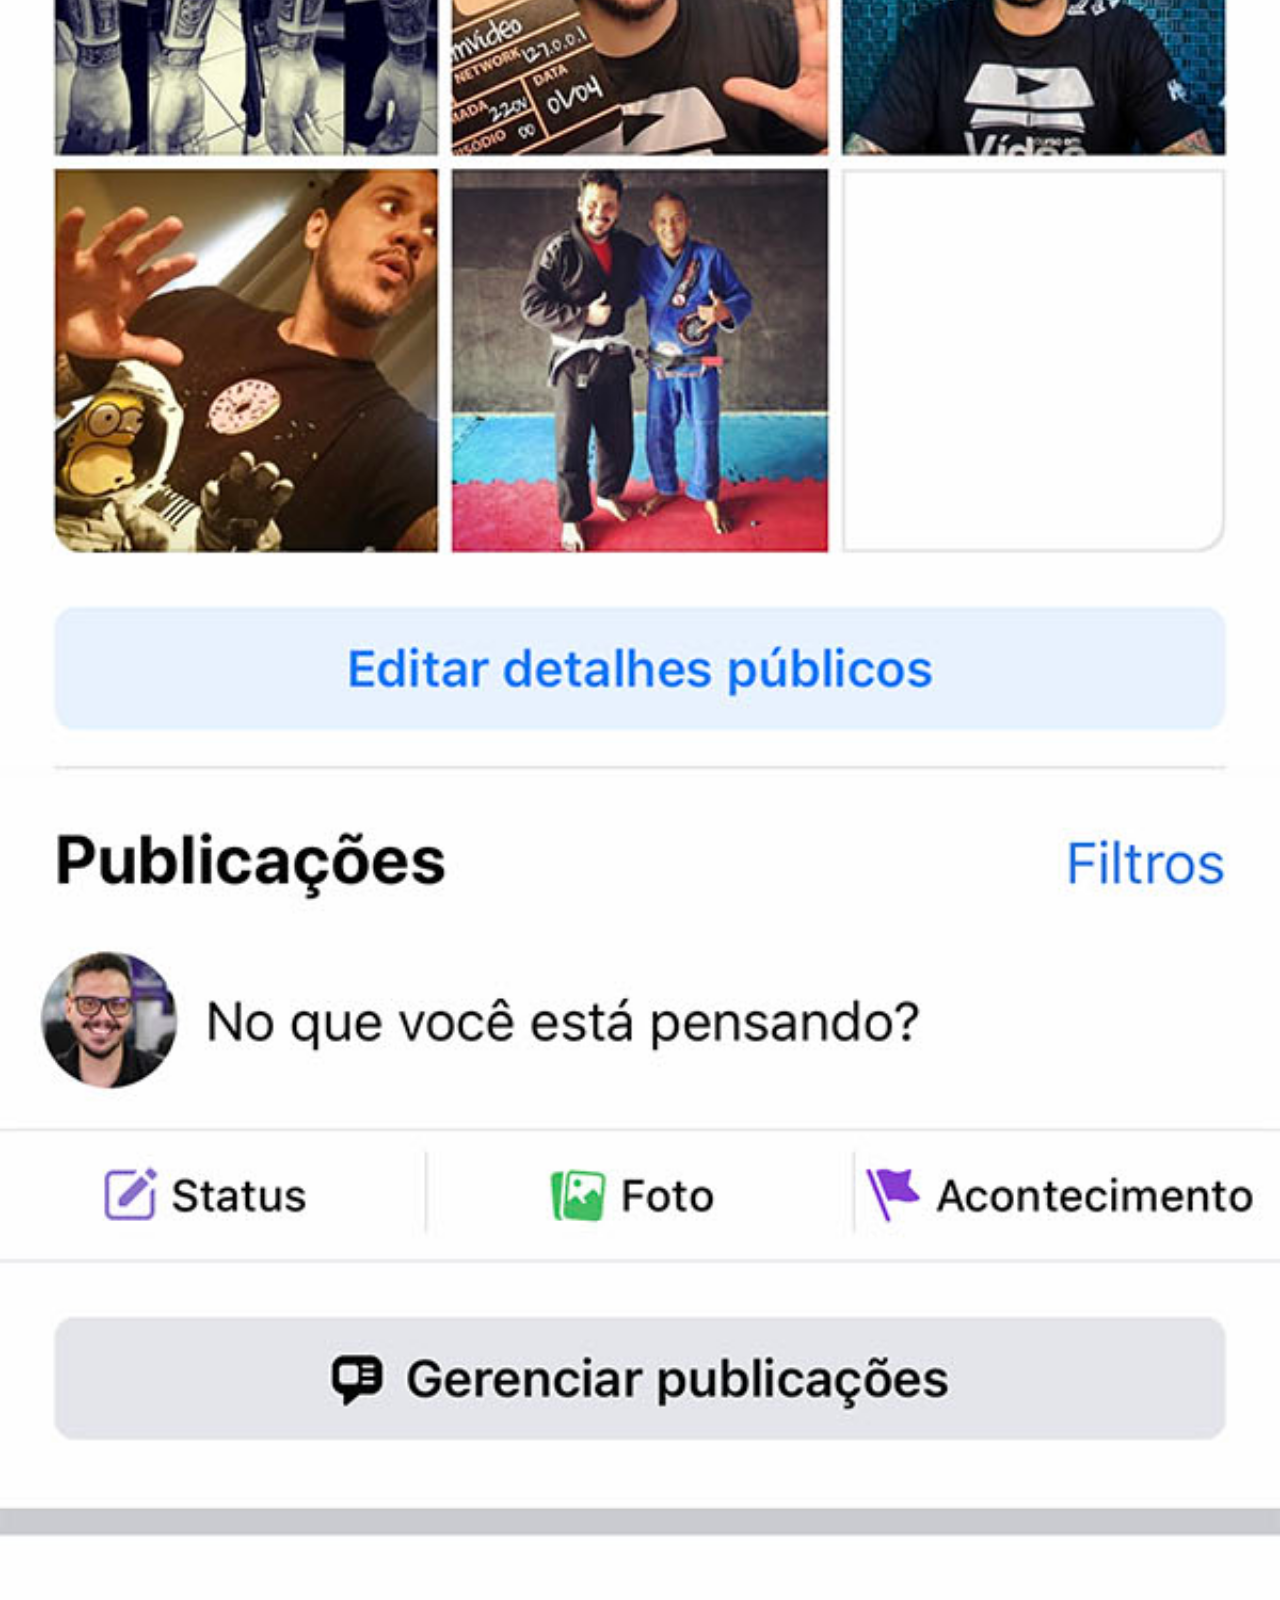
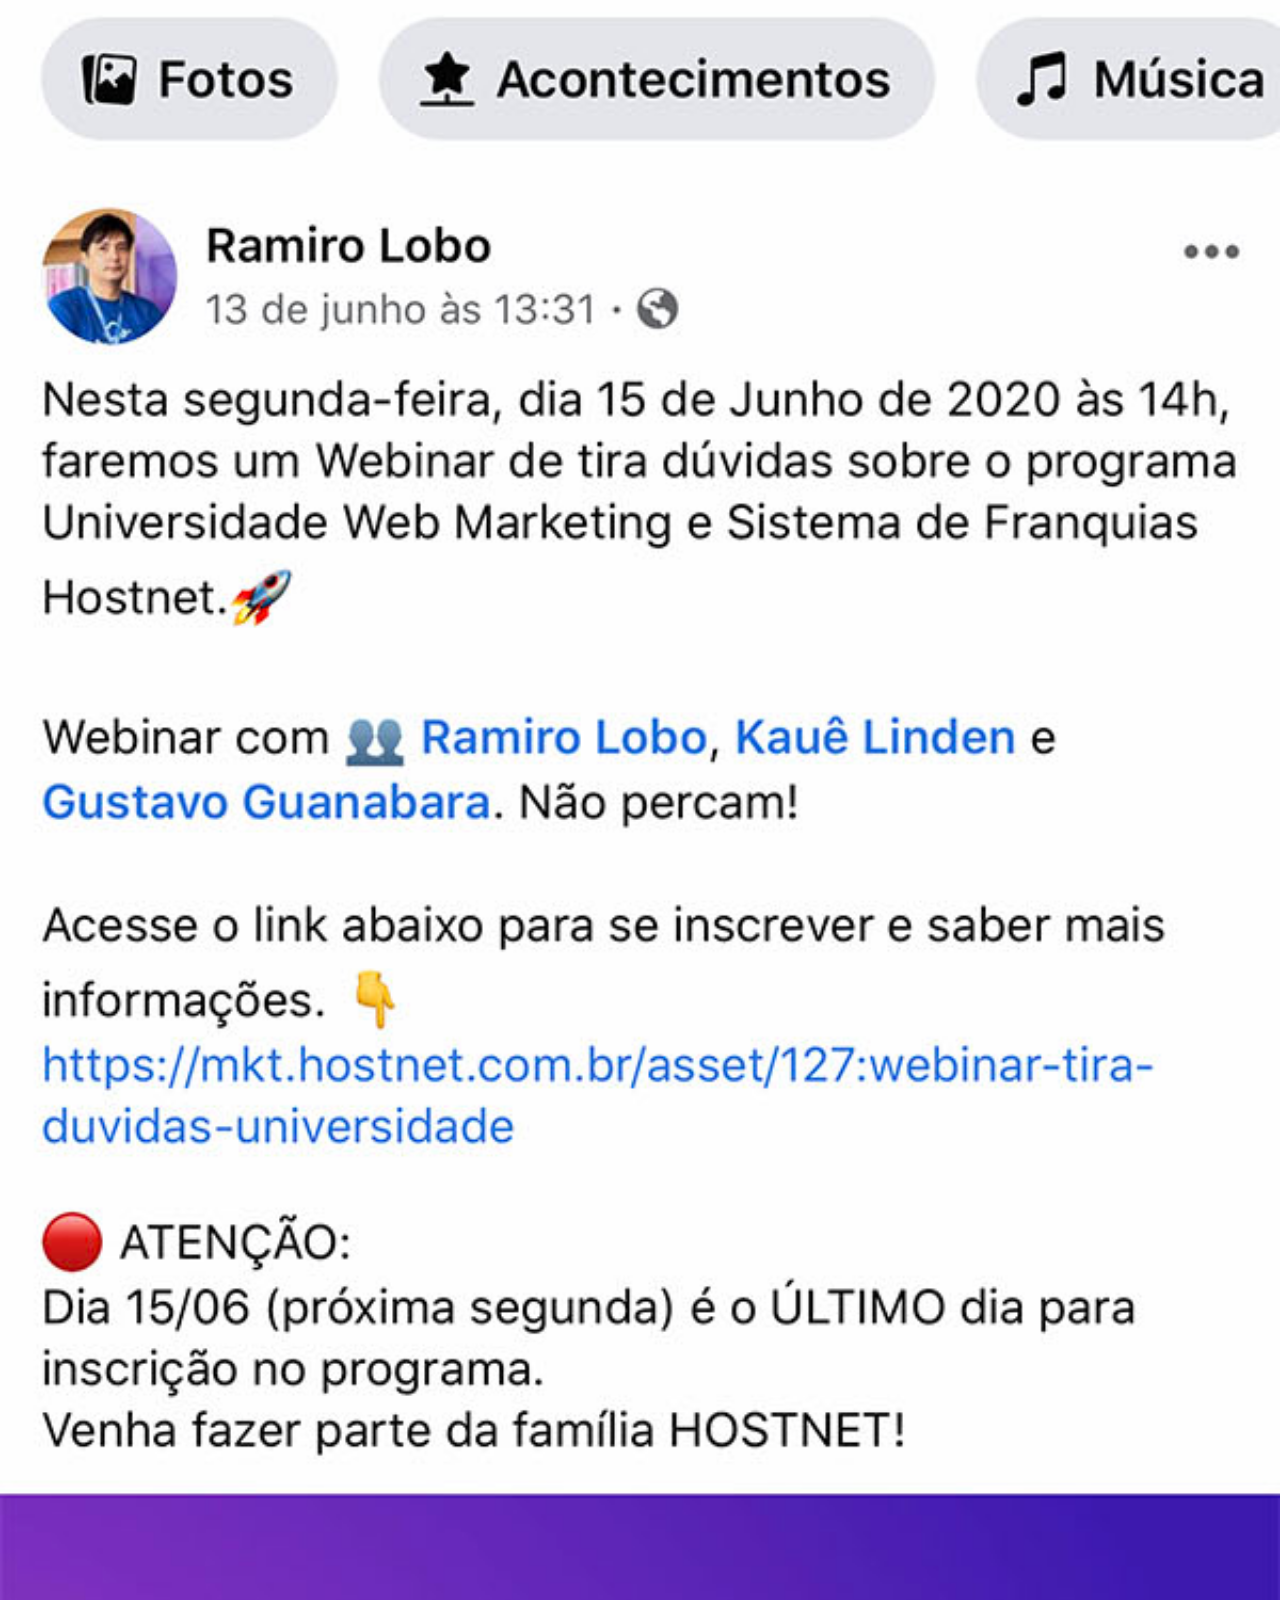
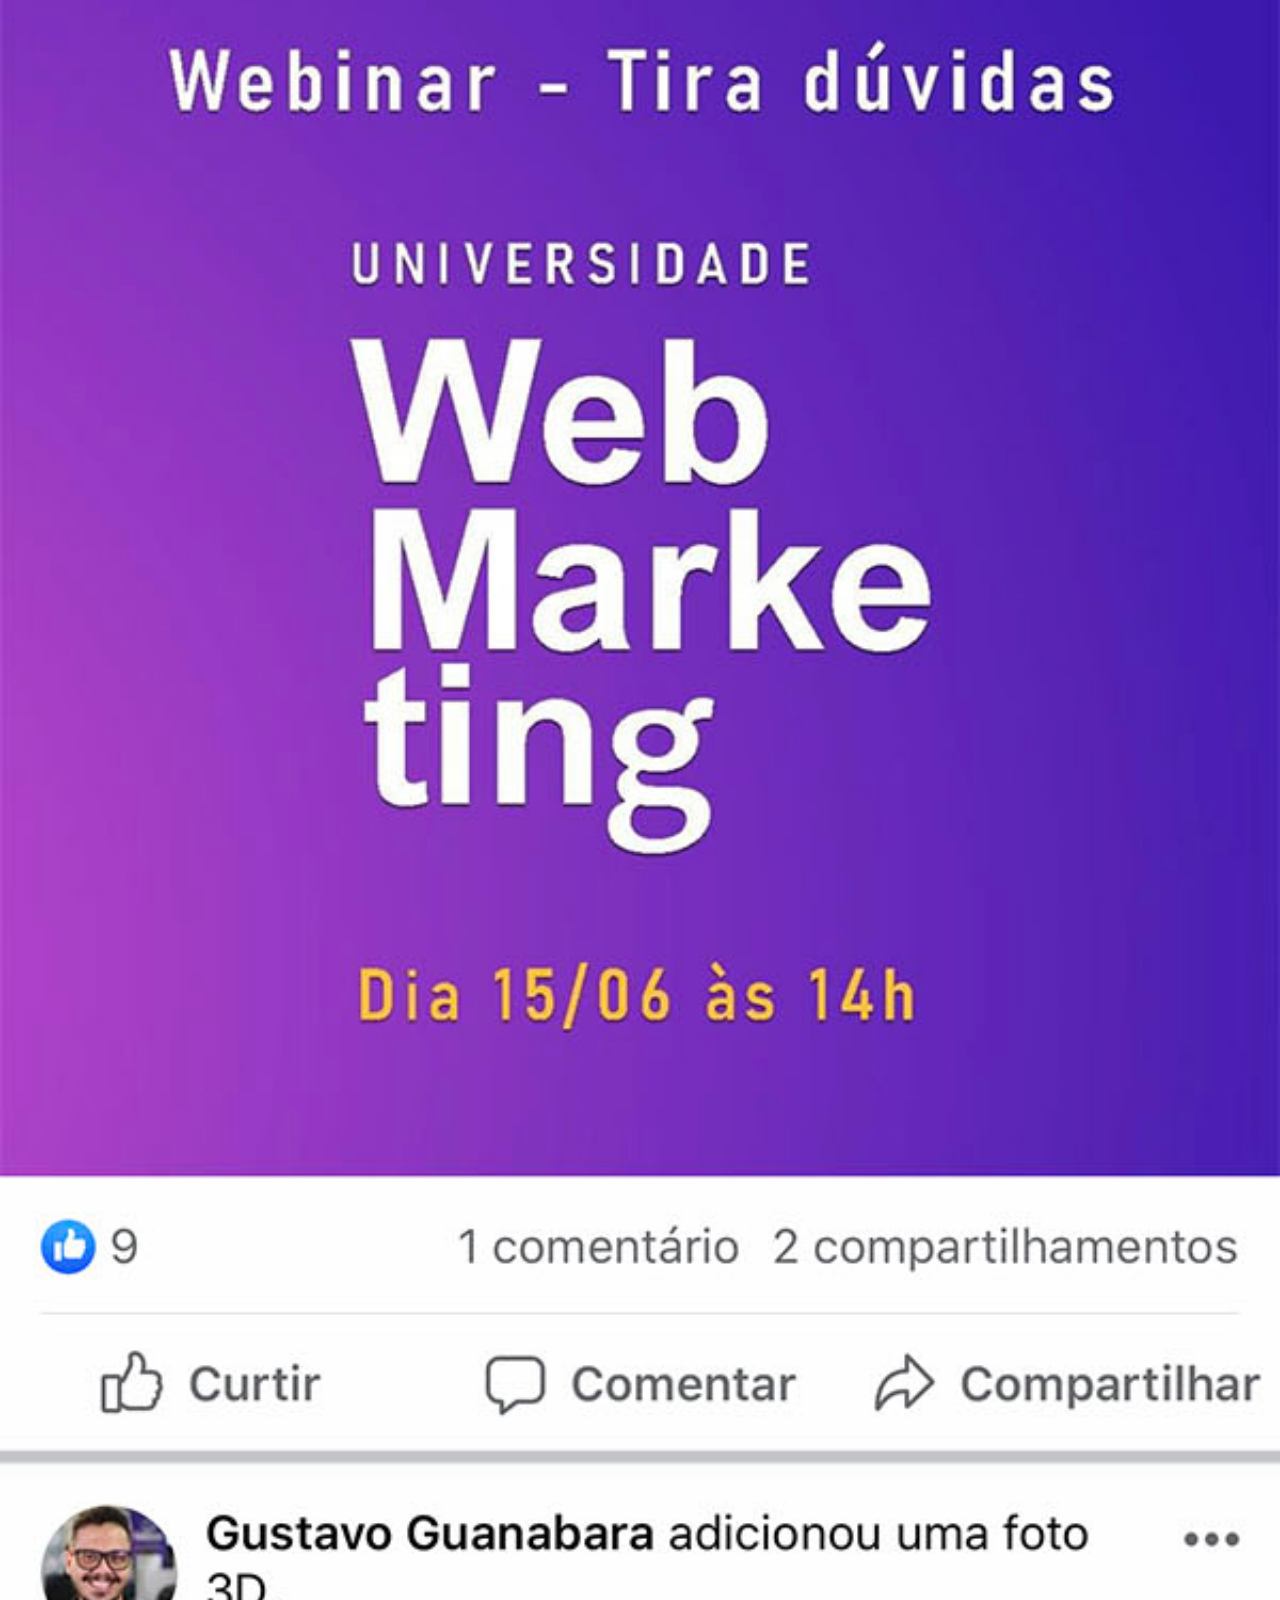
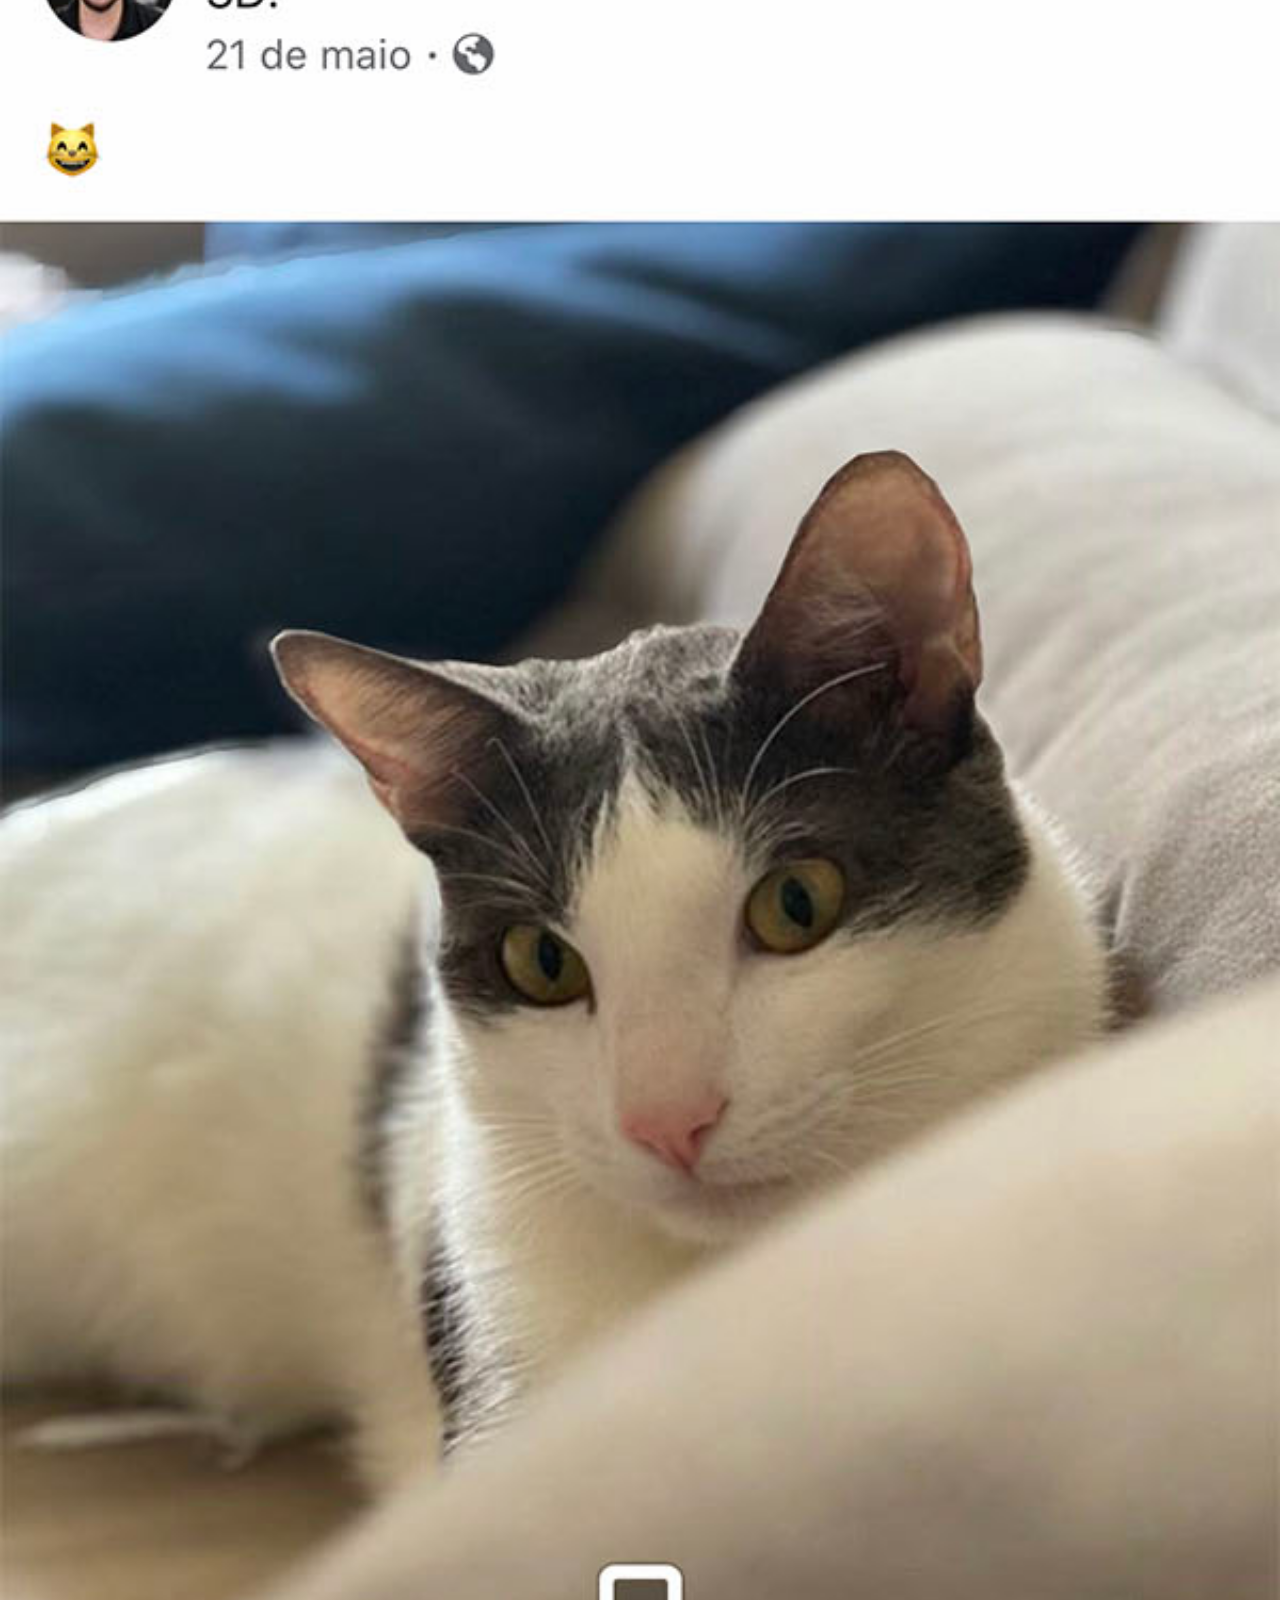
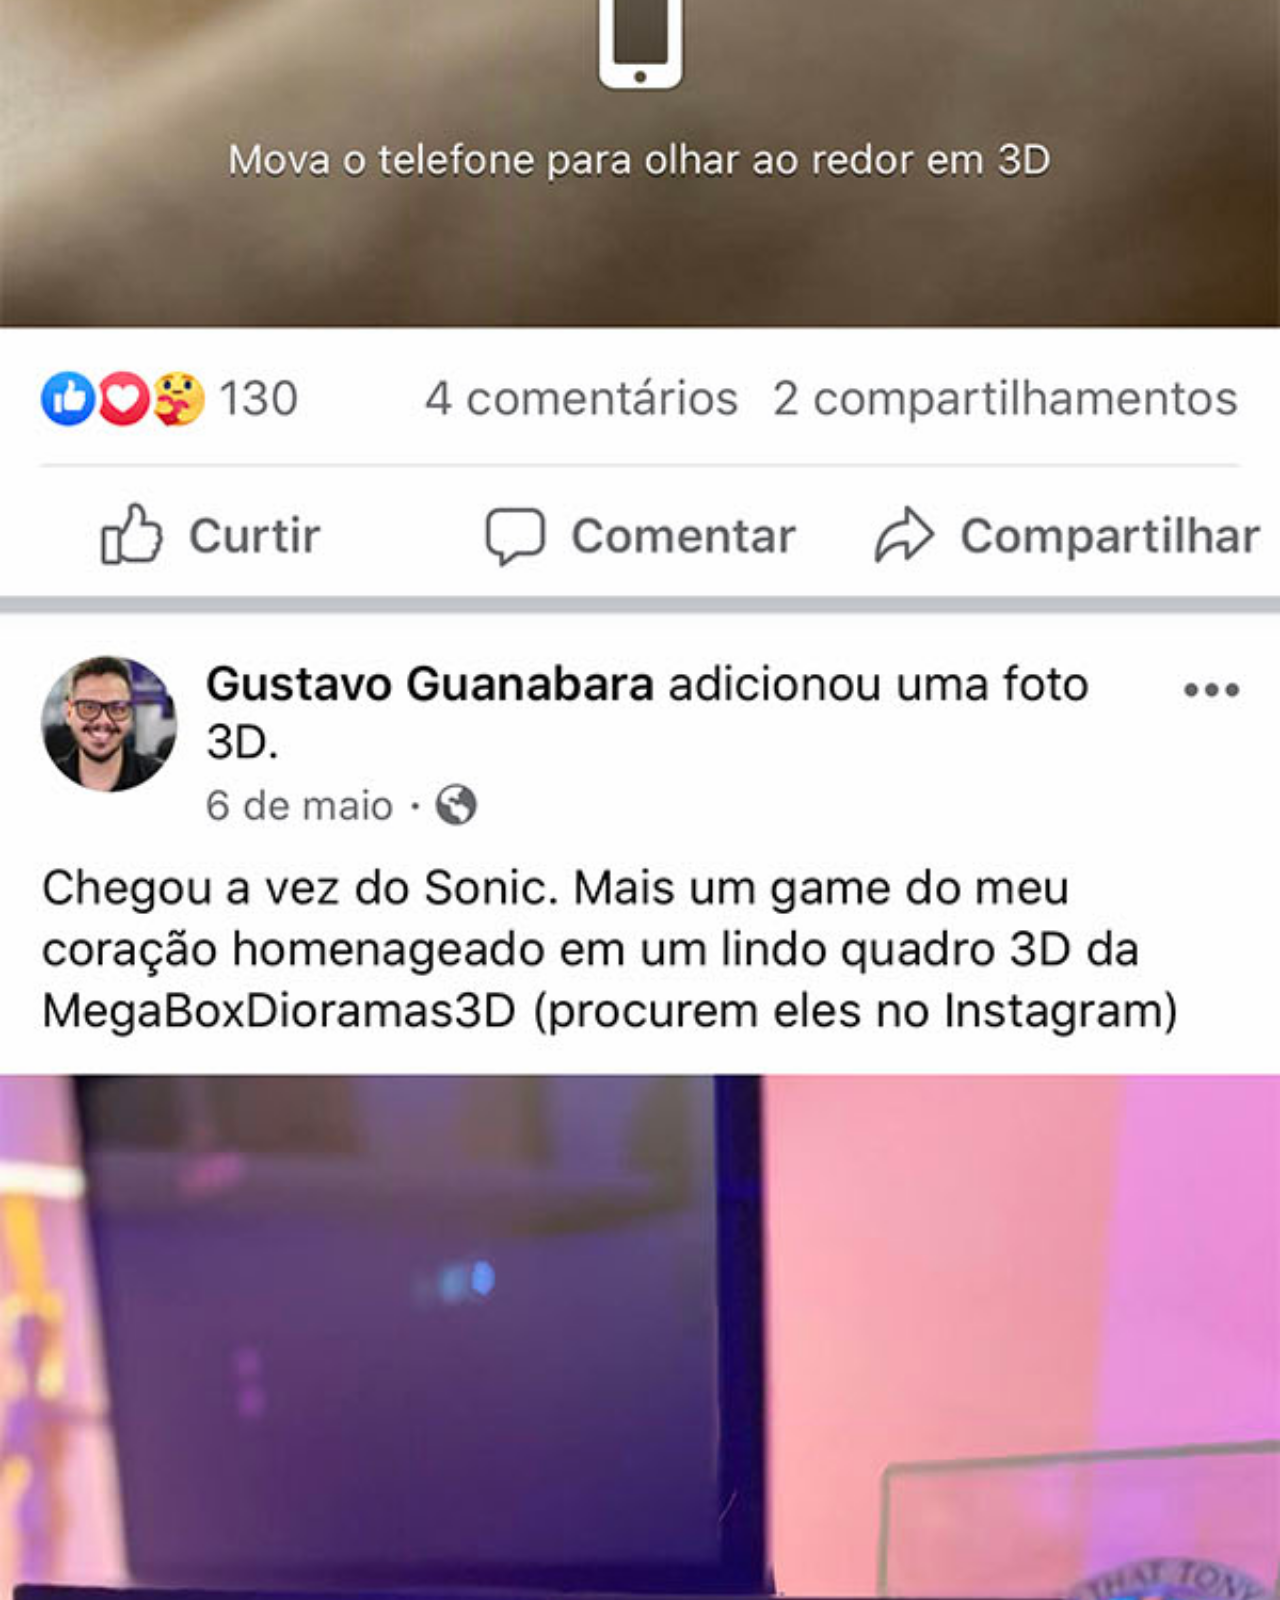
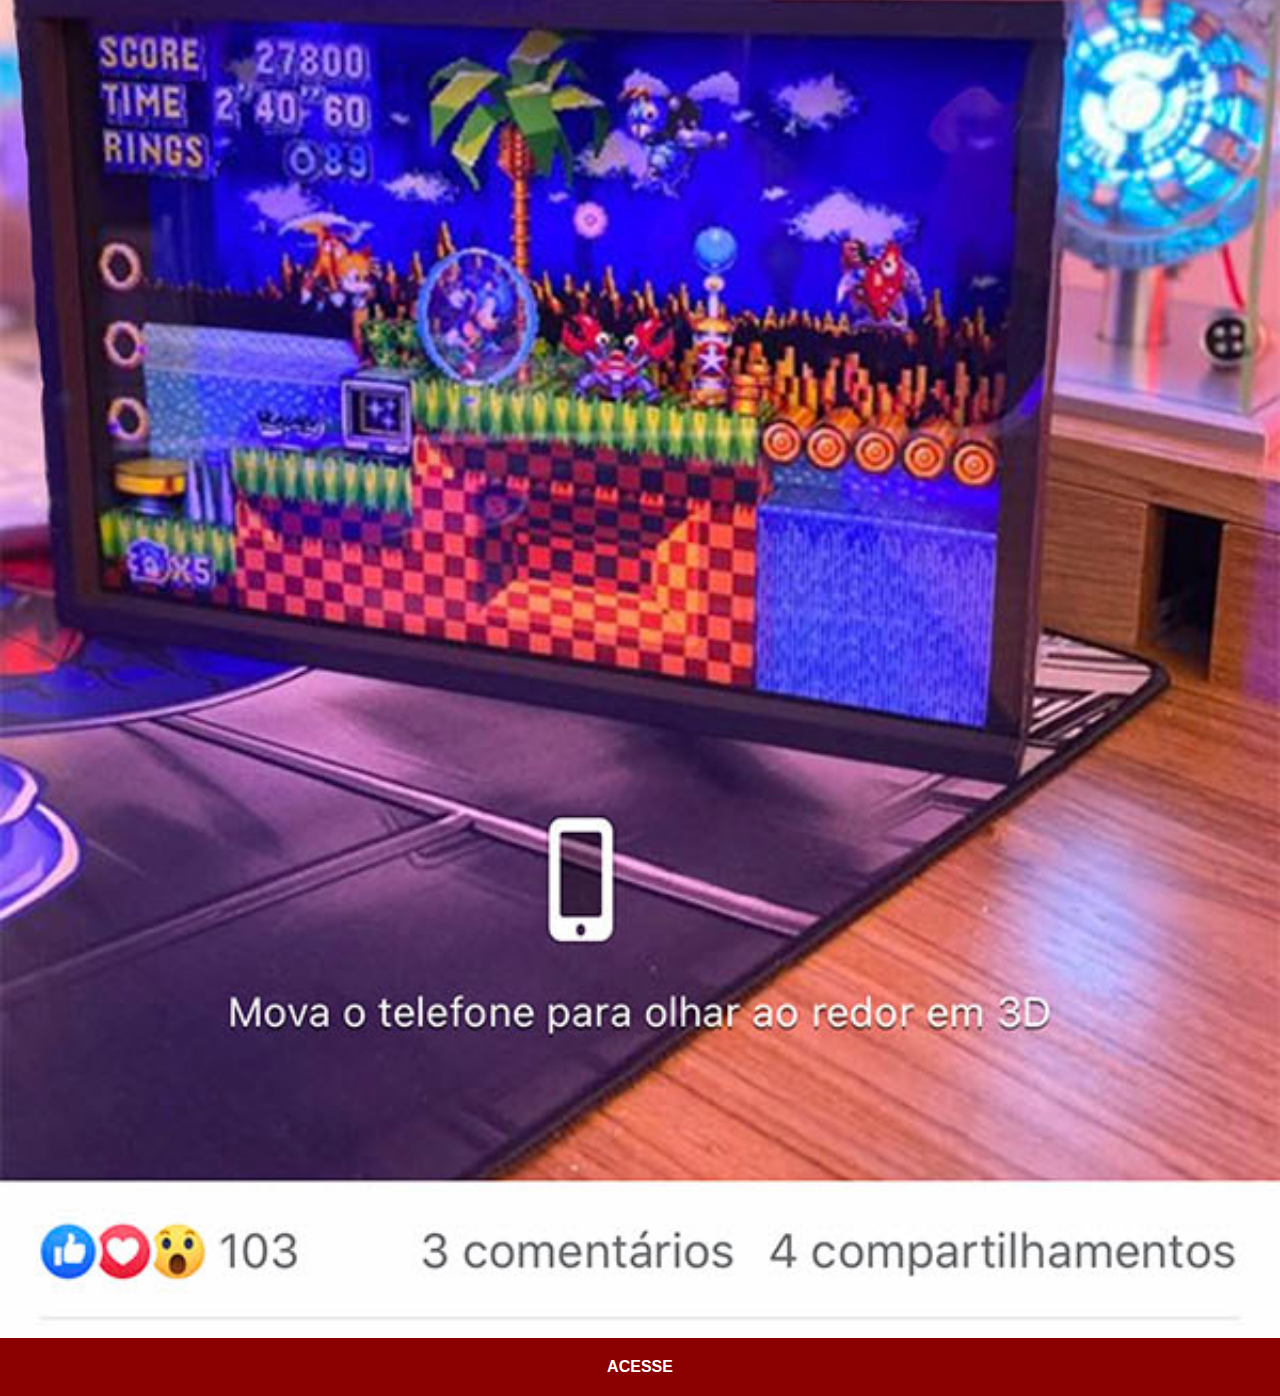
<file: Social_Project/facebook.html>
<!DOCTYPE html>
<html lang="pt-br">
<head>
    <meta charset="UTF-8">
    <meta name="viewport" content="width=device-width, initial-scale=1.0">
    <title>Facebook</title>
    <link rel="stylesheet" href="estilos/social.css">
</head>
<body>
    <img src="imagens/tela-facebook.jpg" alt="">
    <a href="https://www.facebook.com/gustavoguanabara" target="_blank">ACESSE</a>
</body>
</html>
</file>
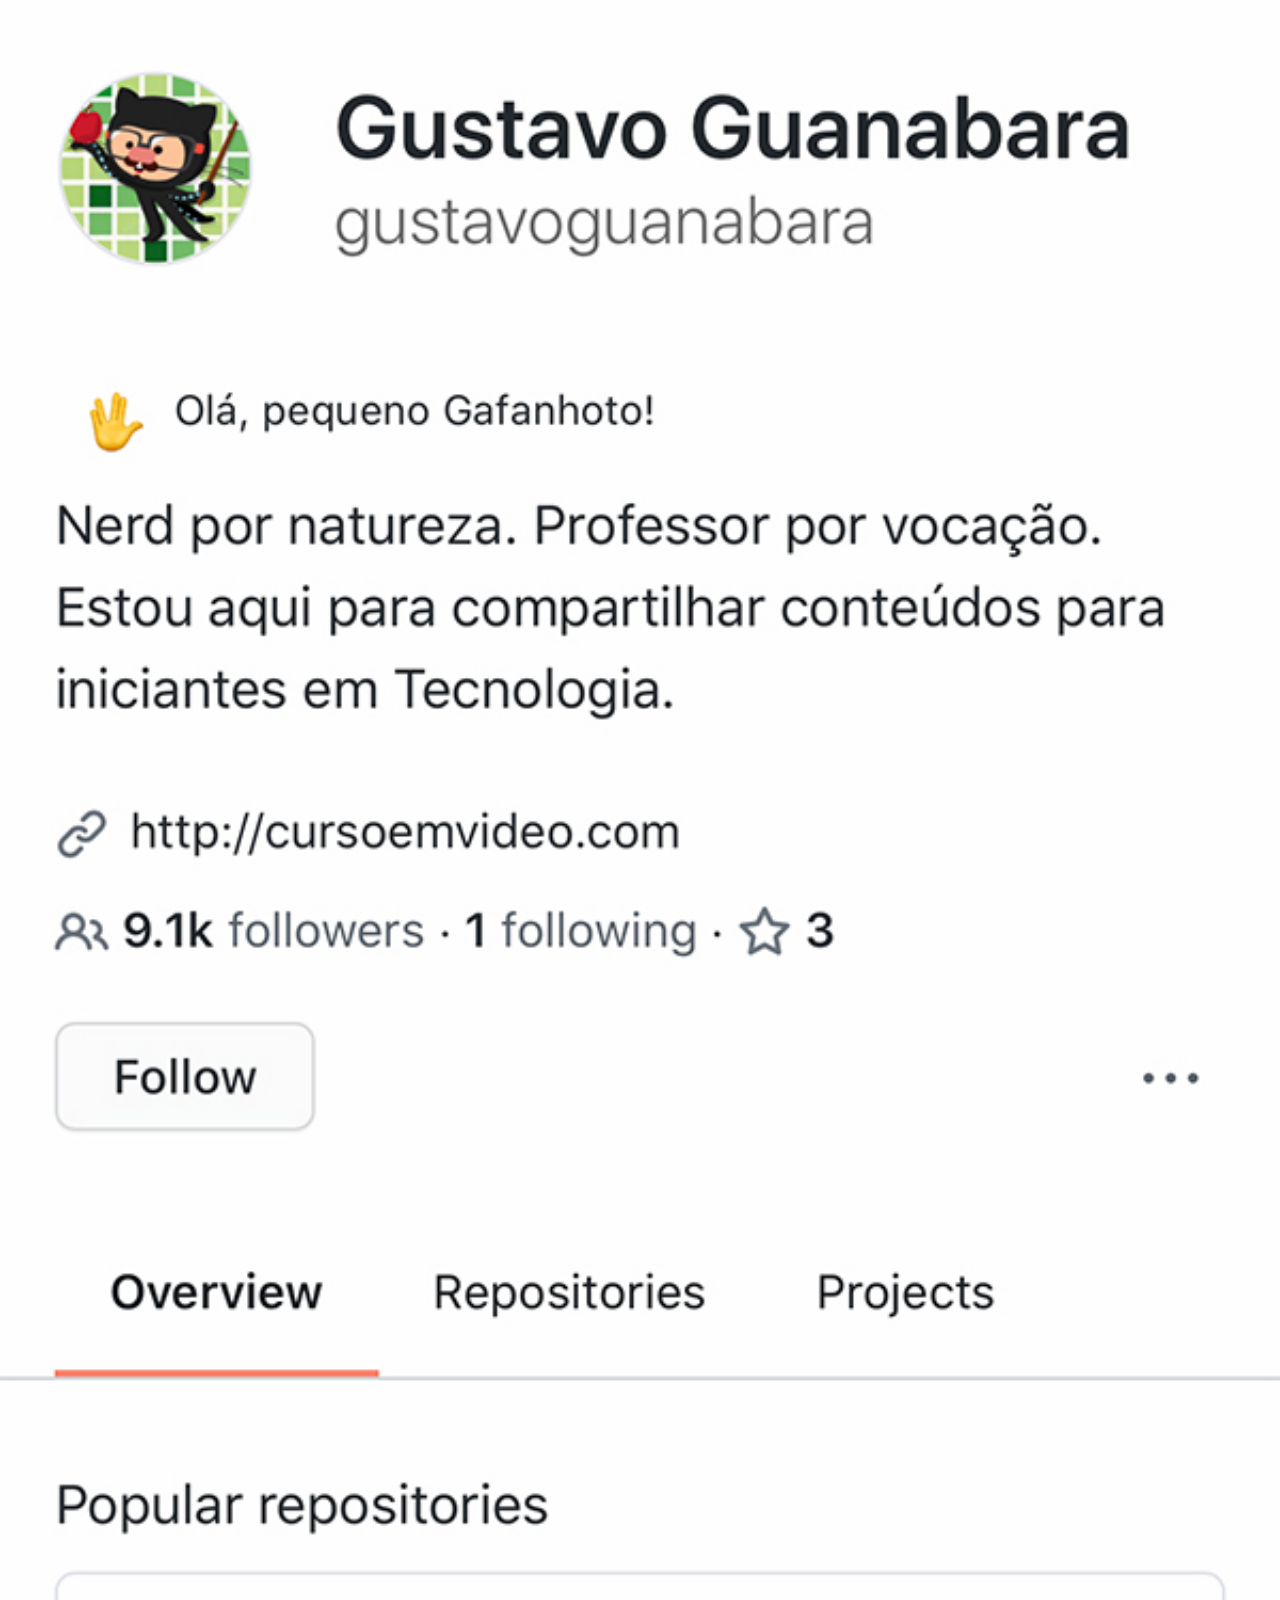
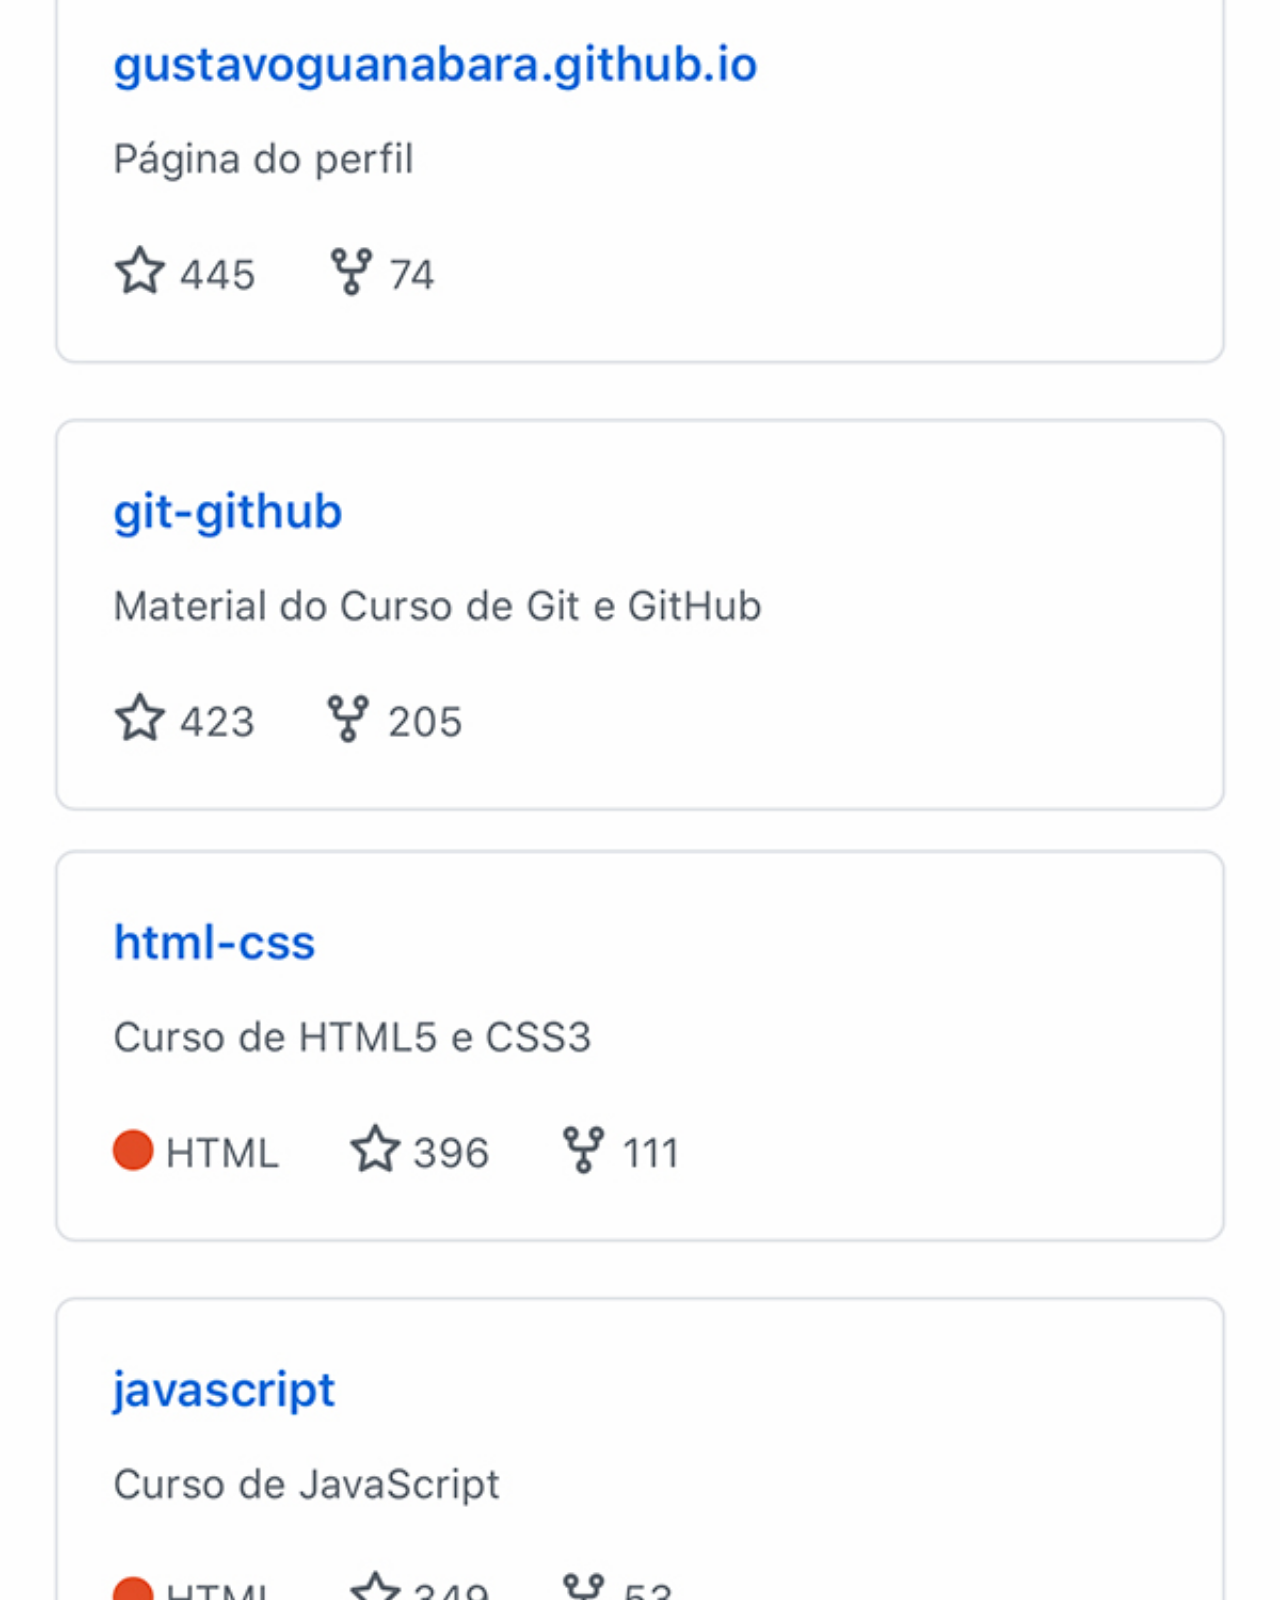
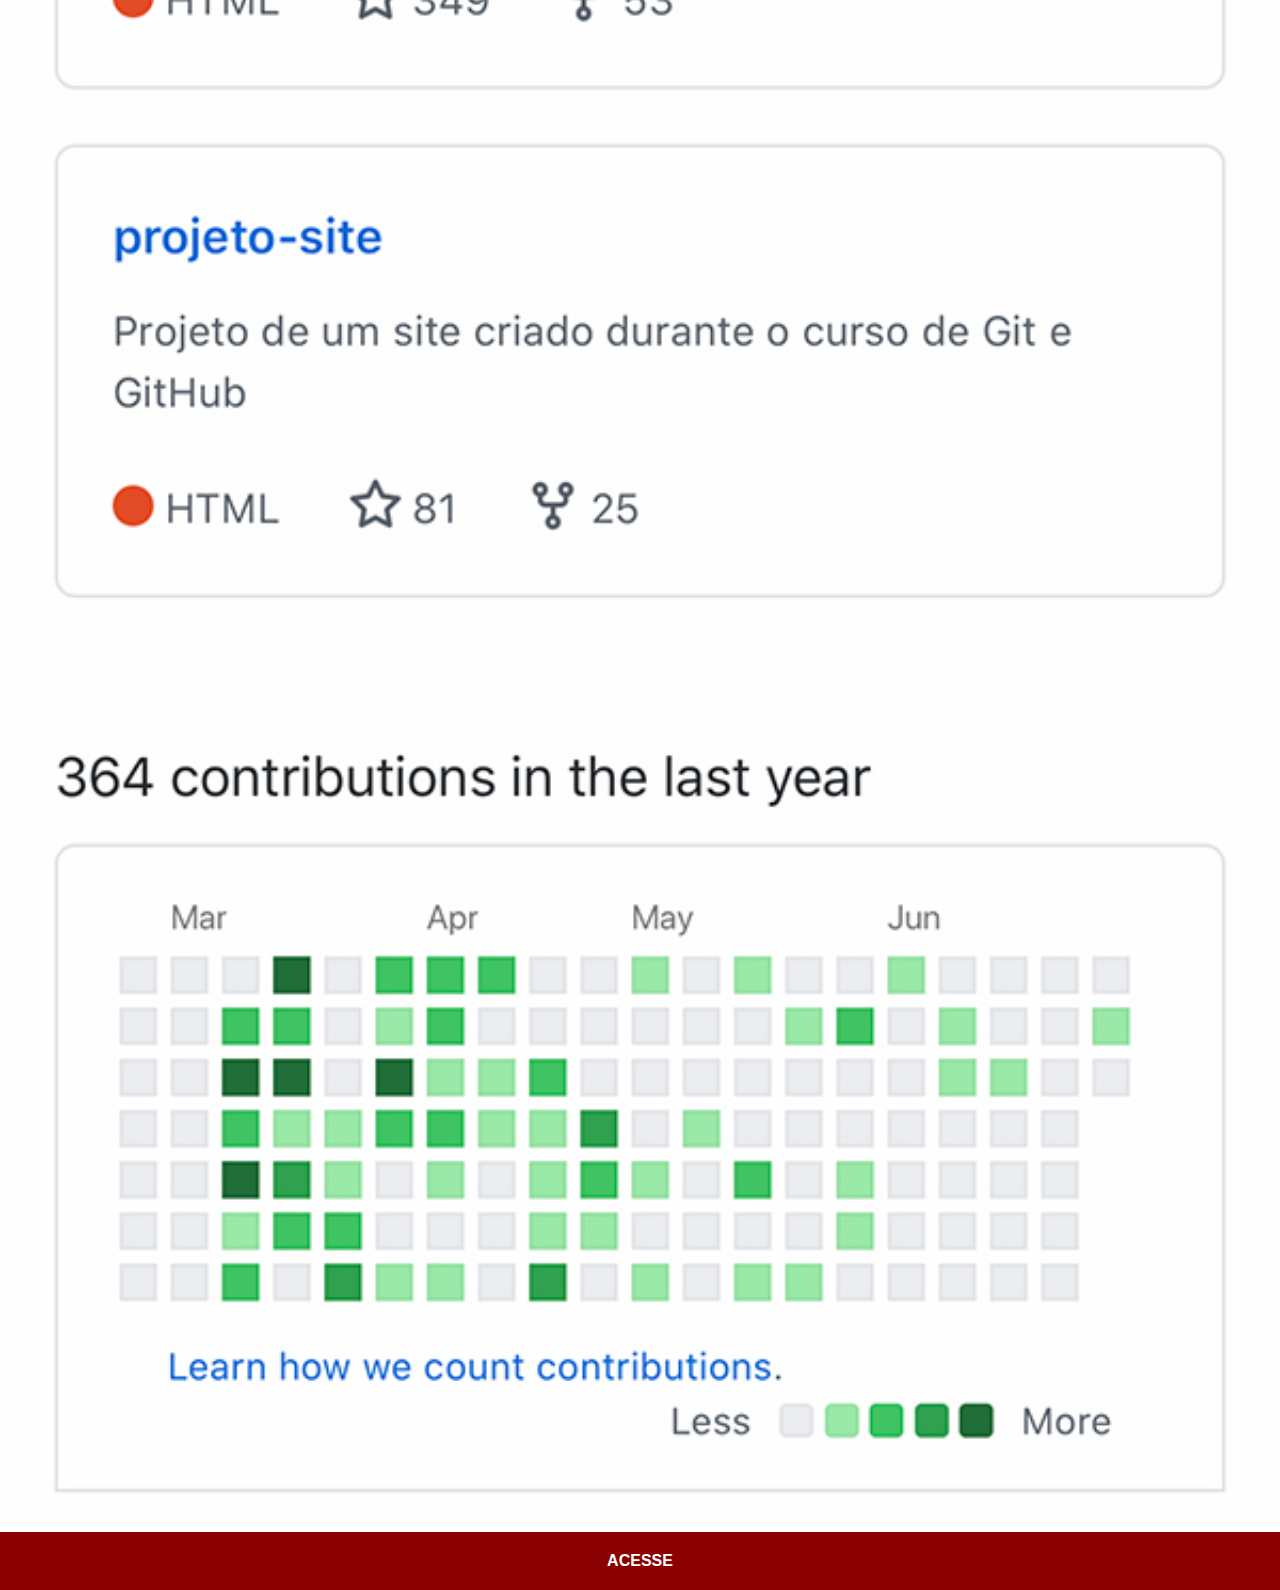
<file: Social_Project/github.html>
<!DOCTYPE html>
<html lang="pt-br">
<head>
    <meta charset="UTF-8">
    <meta name="viewport" content="width=device-width, initial-scale=1.0">
    <title>GitHub</title>
    <link rel="stylesheet" href="estilos/social.css">
</head>
<body>
    <img src="imagens/tela-github.jpg" alt="">
    <a href="https://github.com/gustavoguanabara" target="_blank">ACESSE</a>
</body>
</html>
</file>
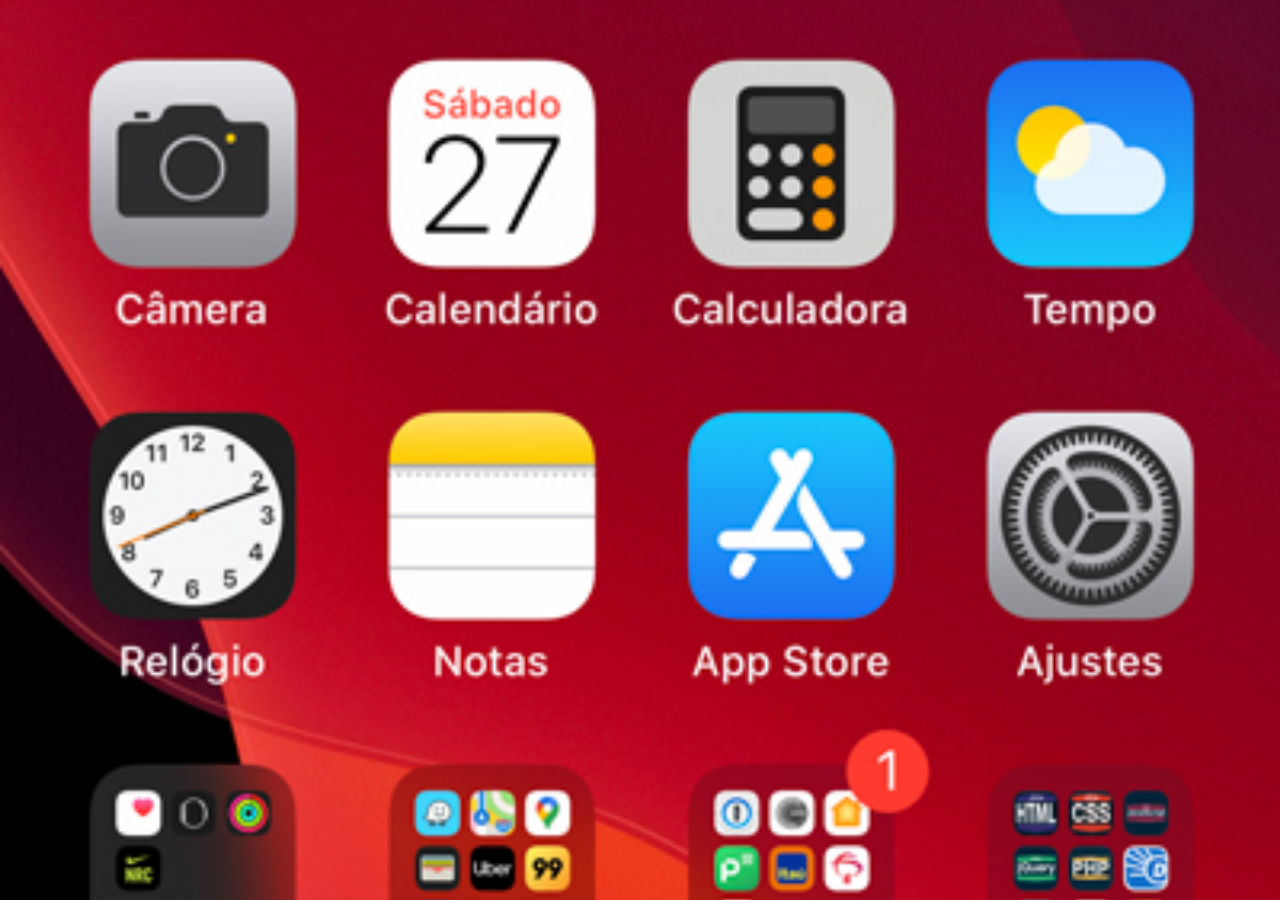
<file: Social_Project/home.html>
<!DOCTYPE html>
<html lang="pt-br">
<head>
    <meta charset="UTF-8">
    <meta name="viewport" content="width=device-width, initial-scale=1.0">
    <title>Home</title>
</head>
<style>
    *{
        margin: 0px;
        padding: 0px;
    }
    body{
        width: 100vw;
        height: 100vh;
        background: black url('imagens/tela-home.jpg') no-repeat top center / cover;
        
        
    }
</style>
<body>
    
</body>
</html>
</file>
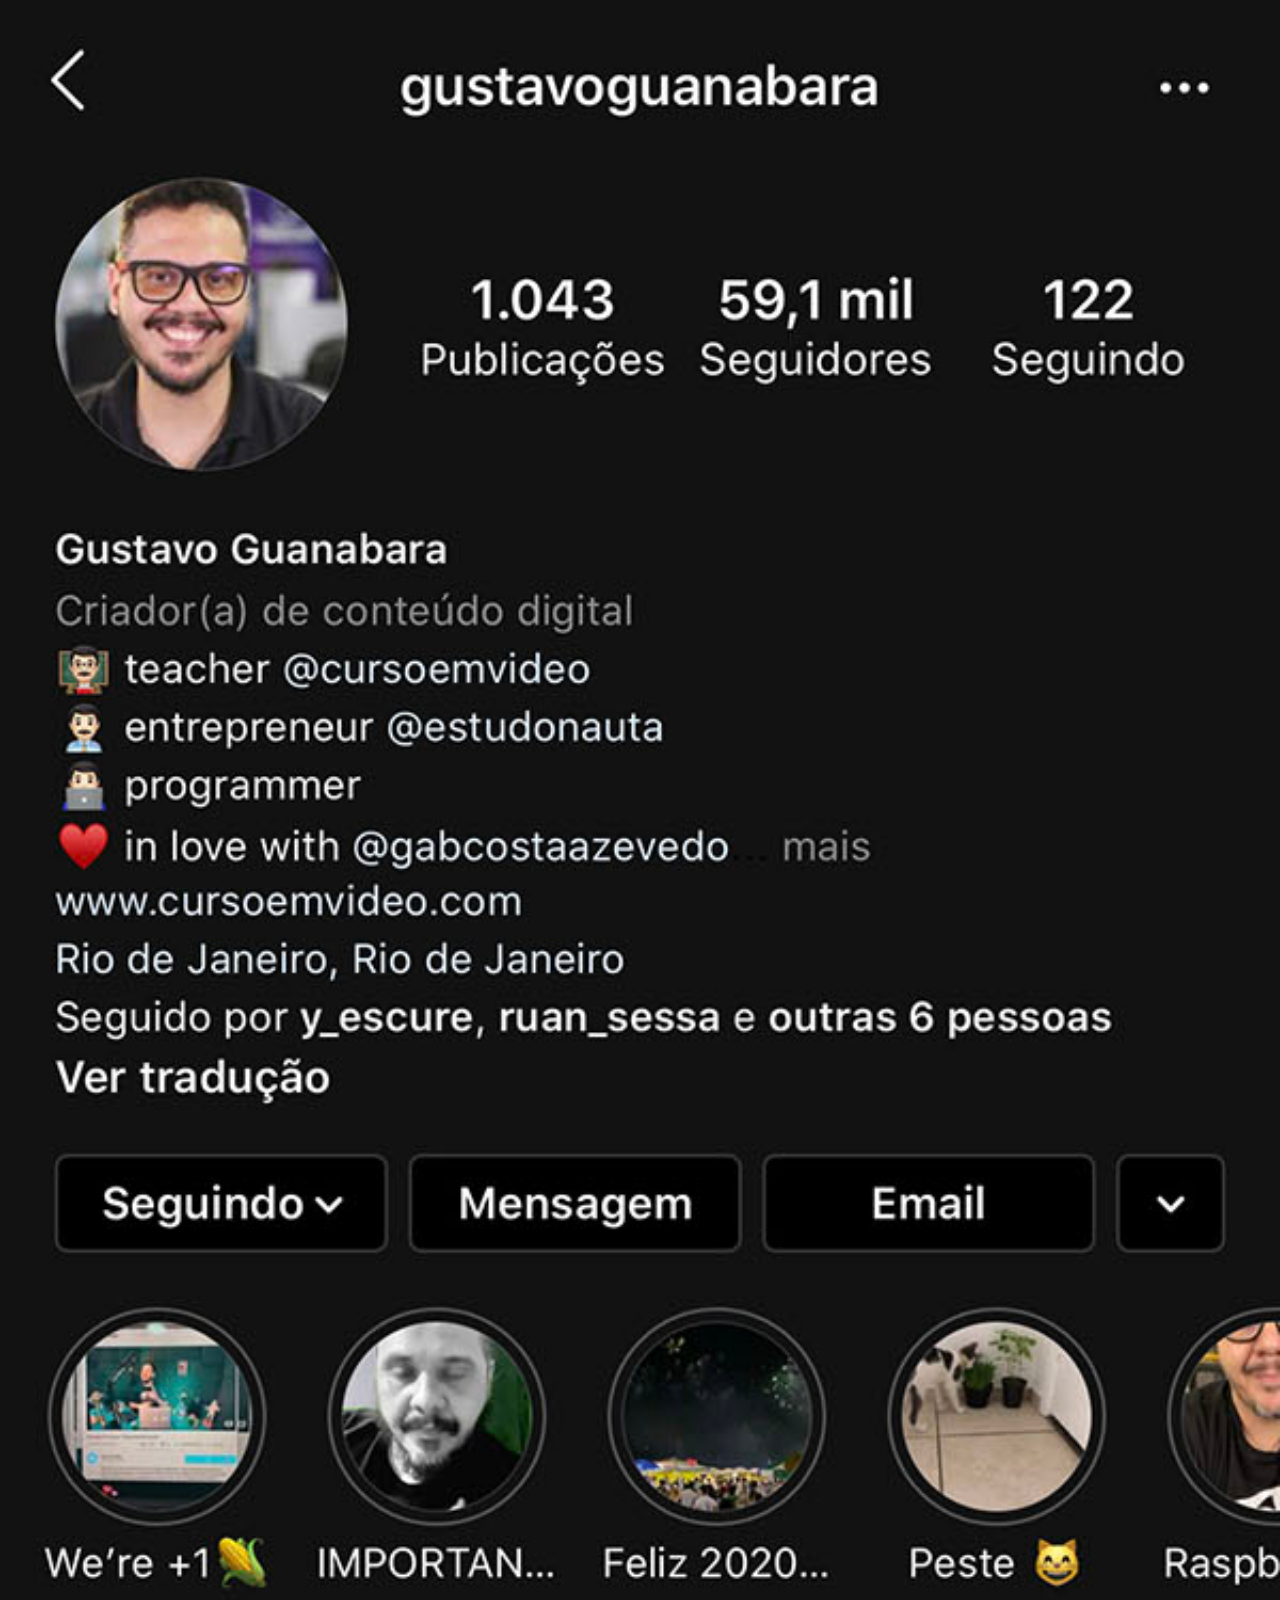
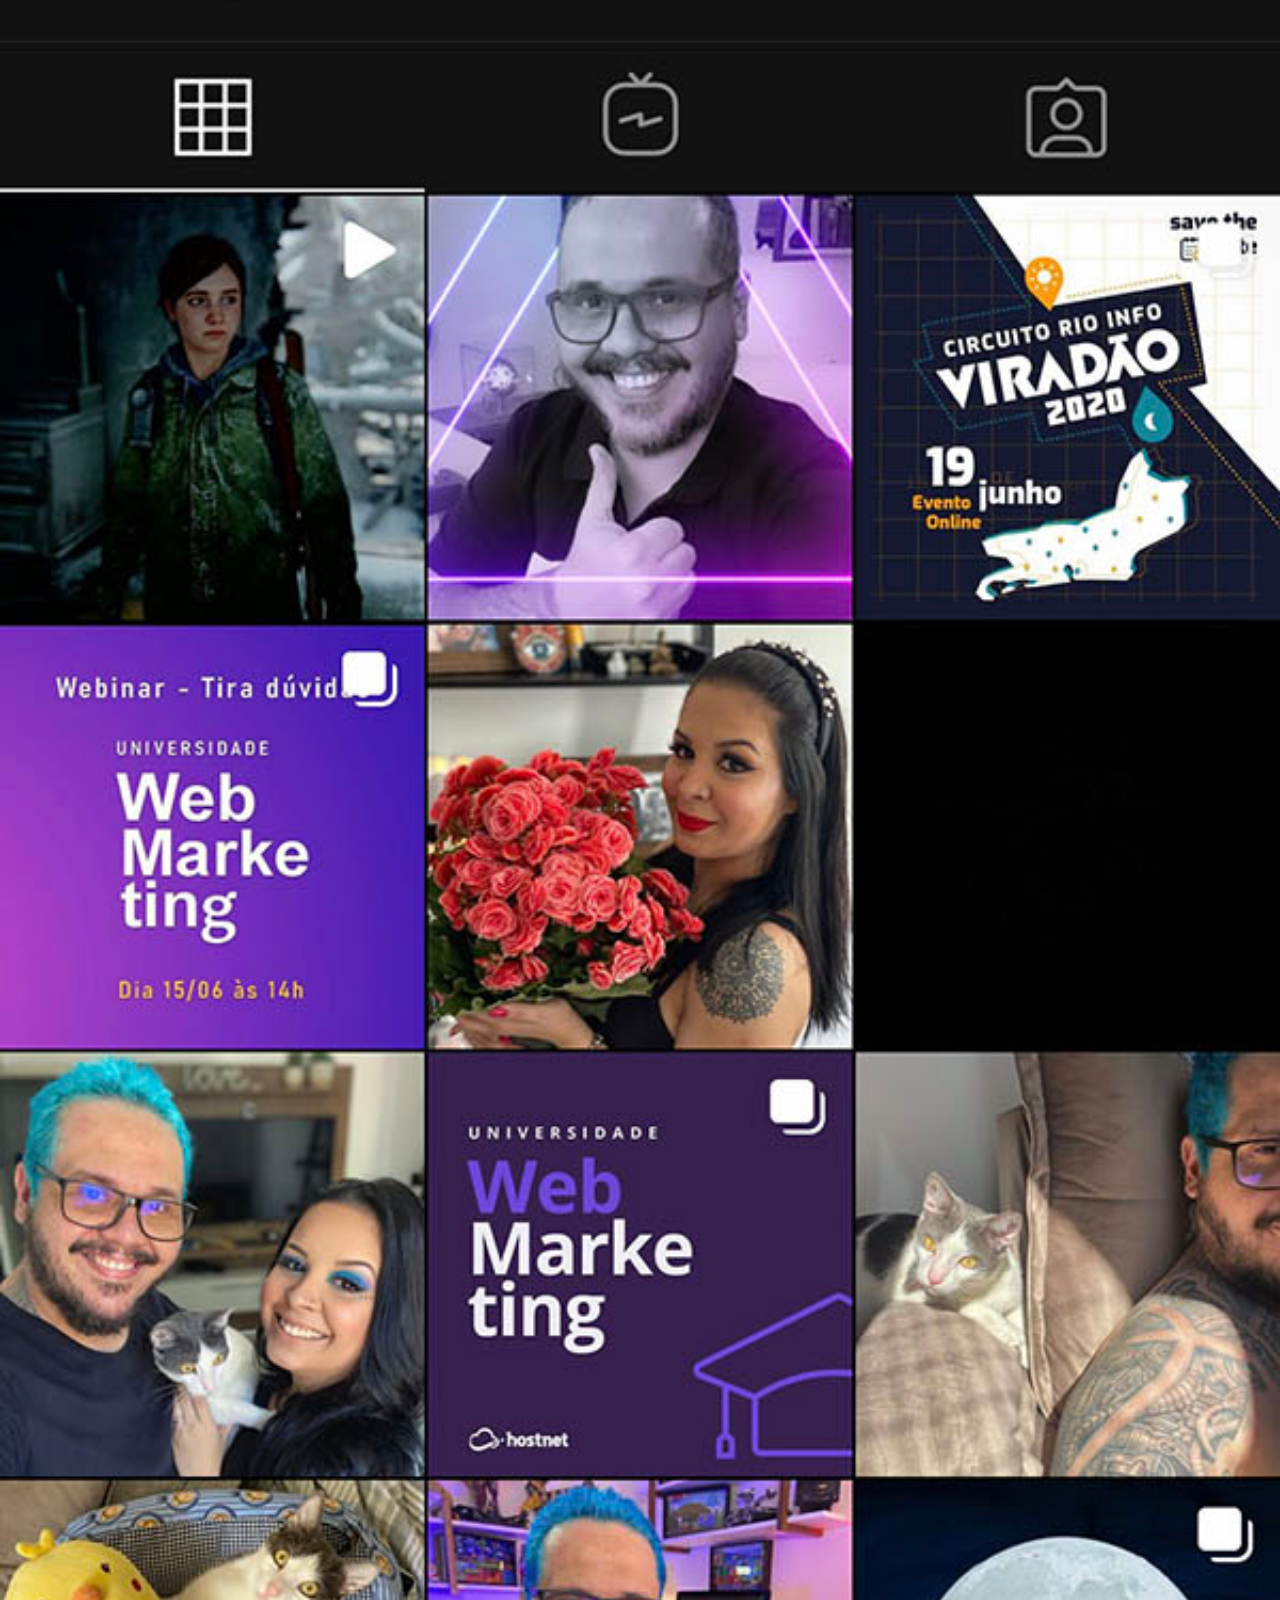
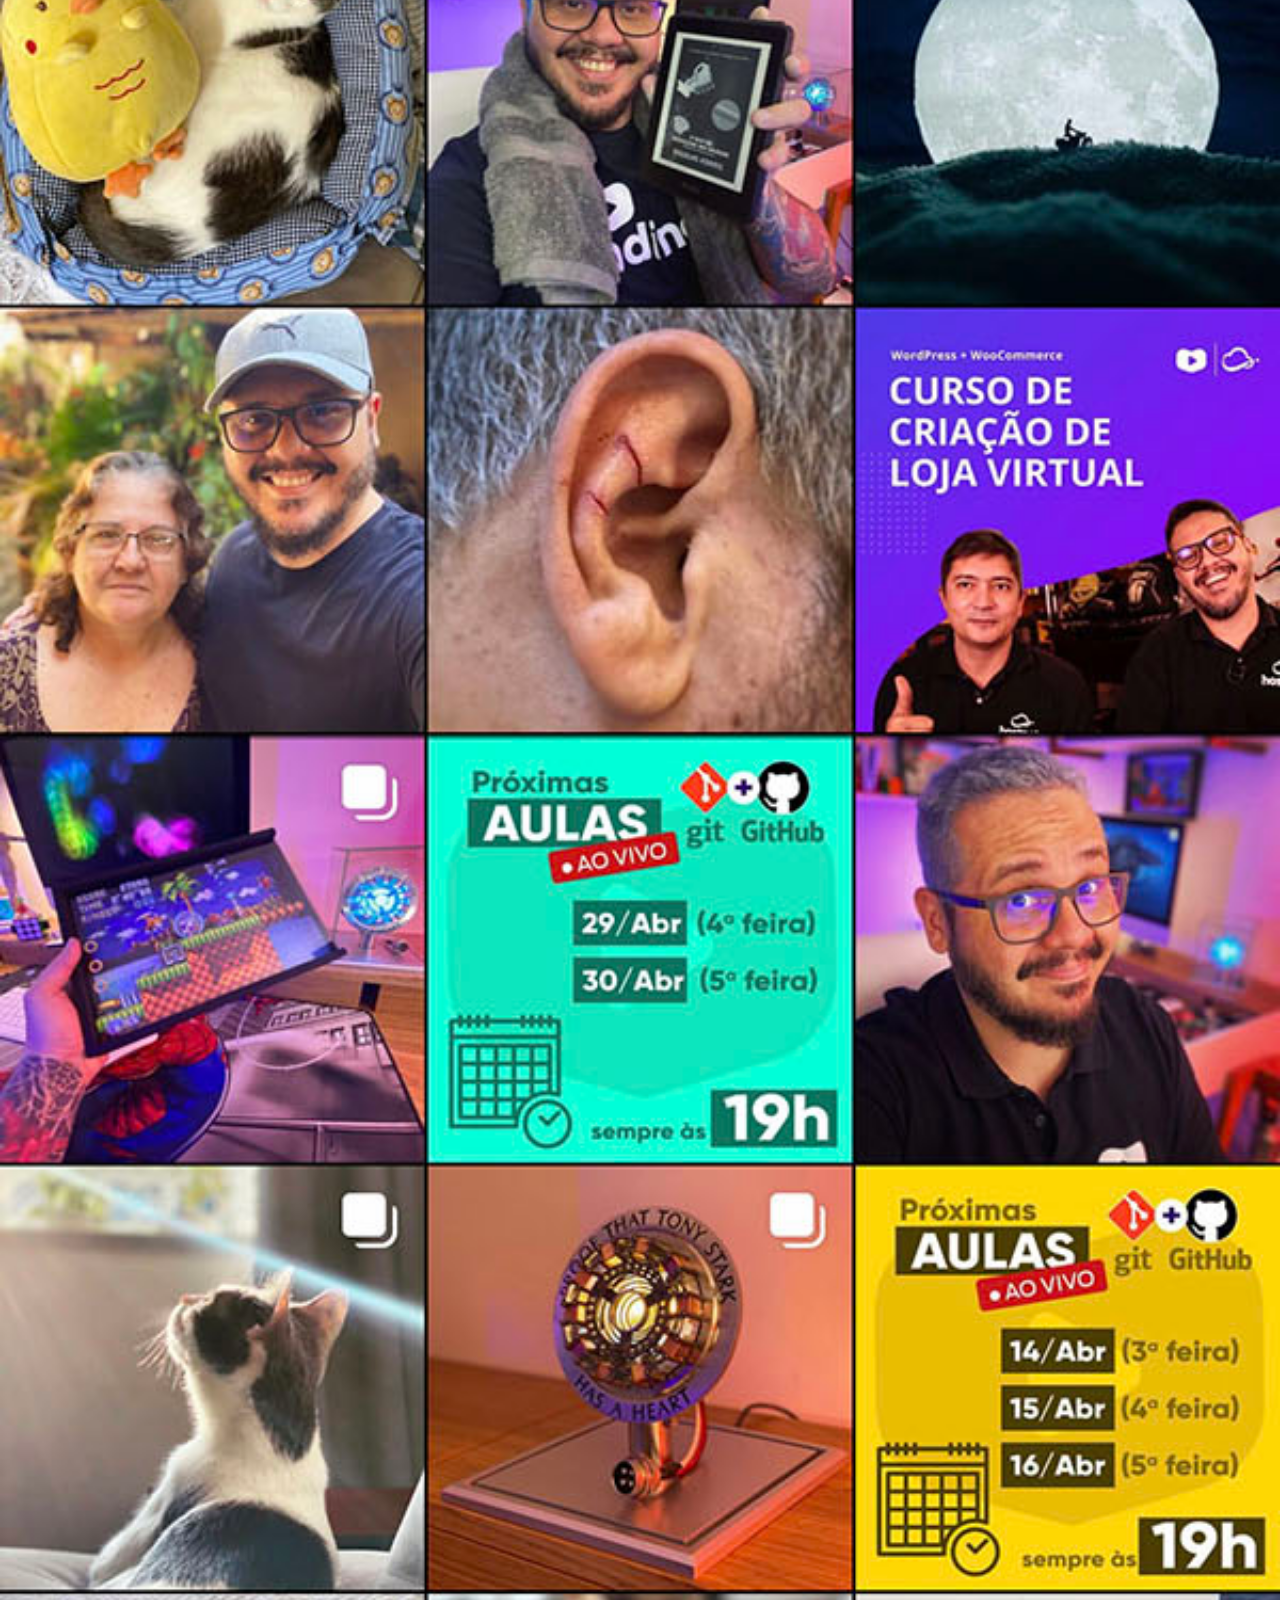
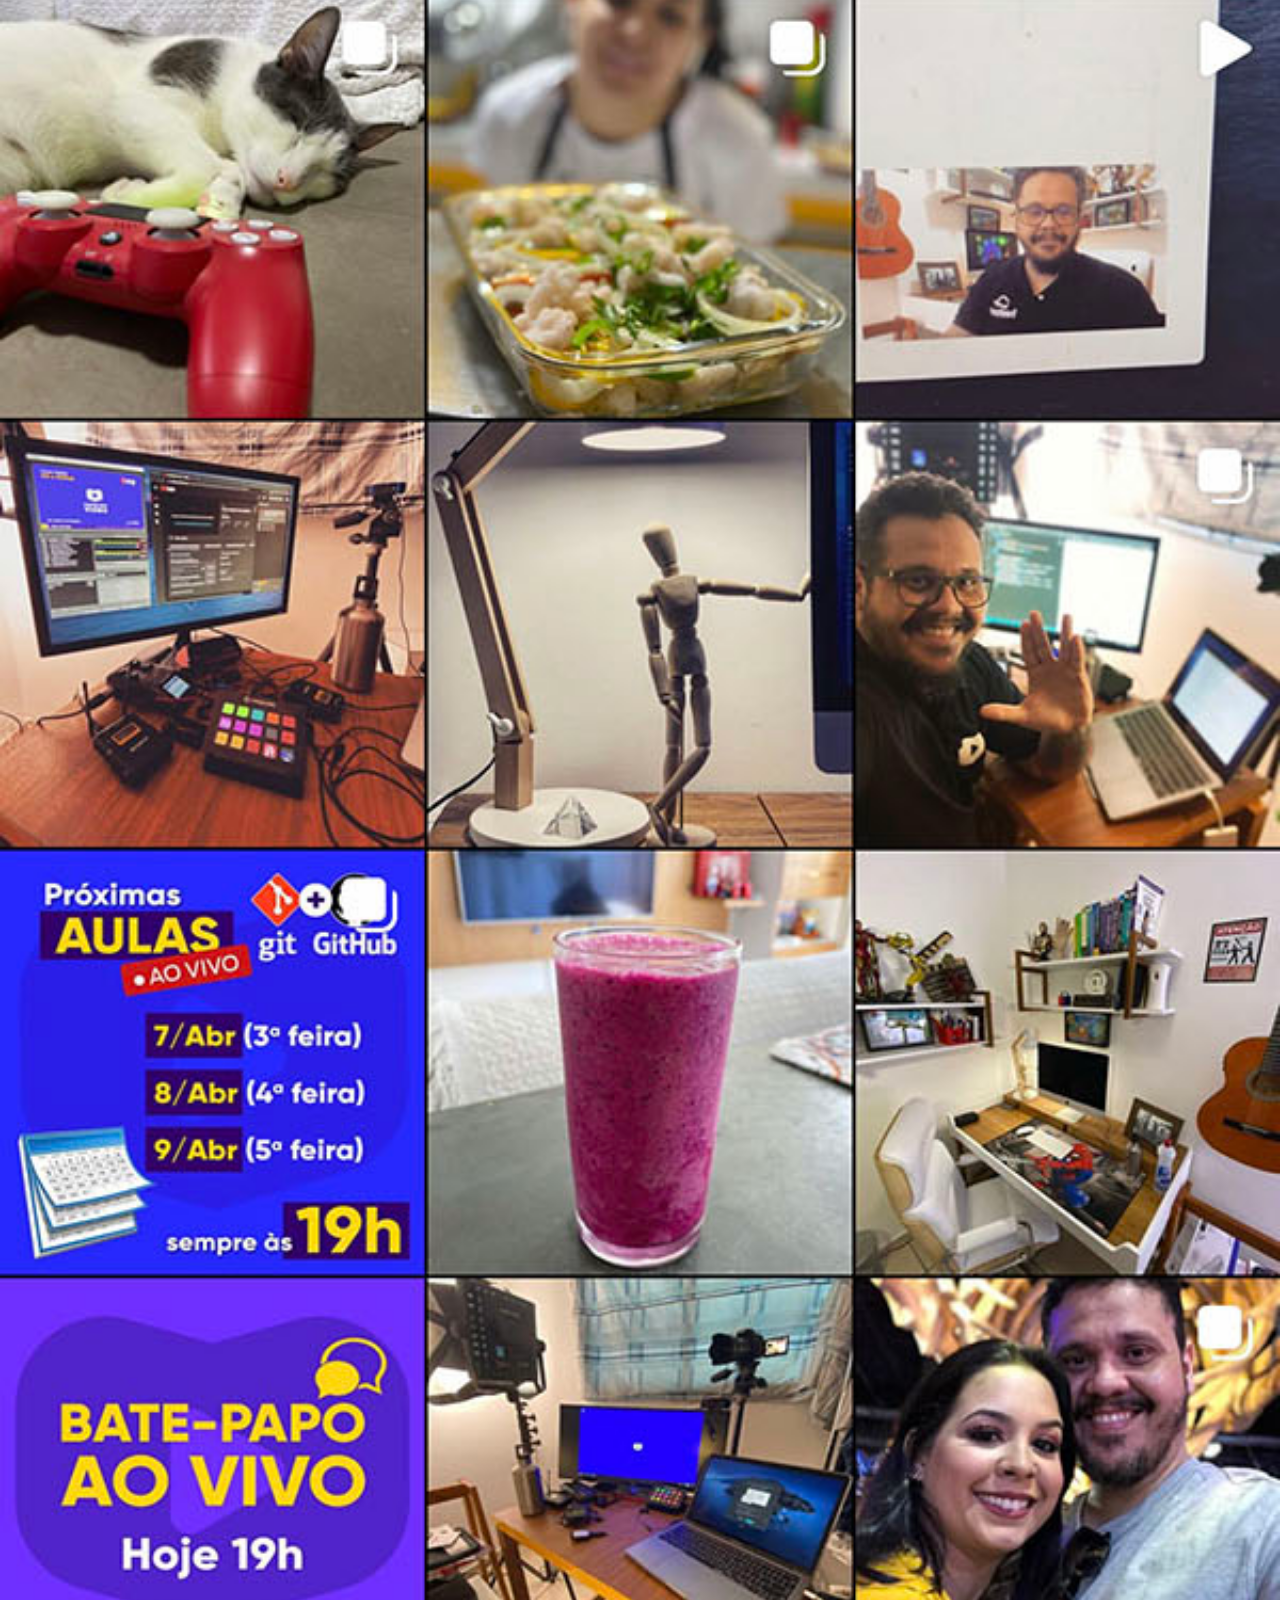
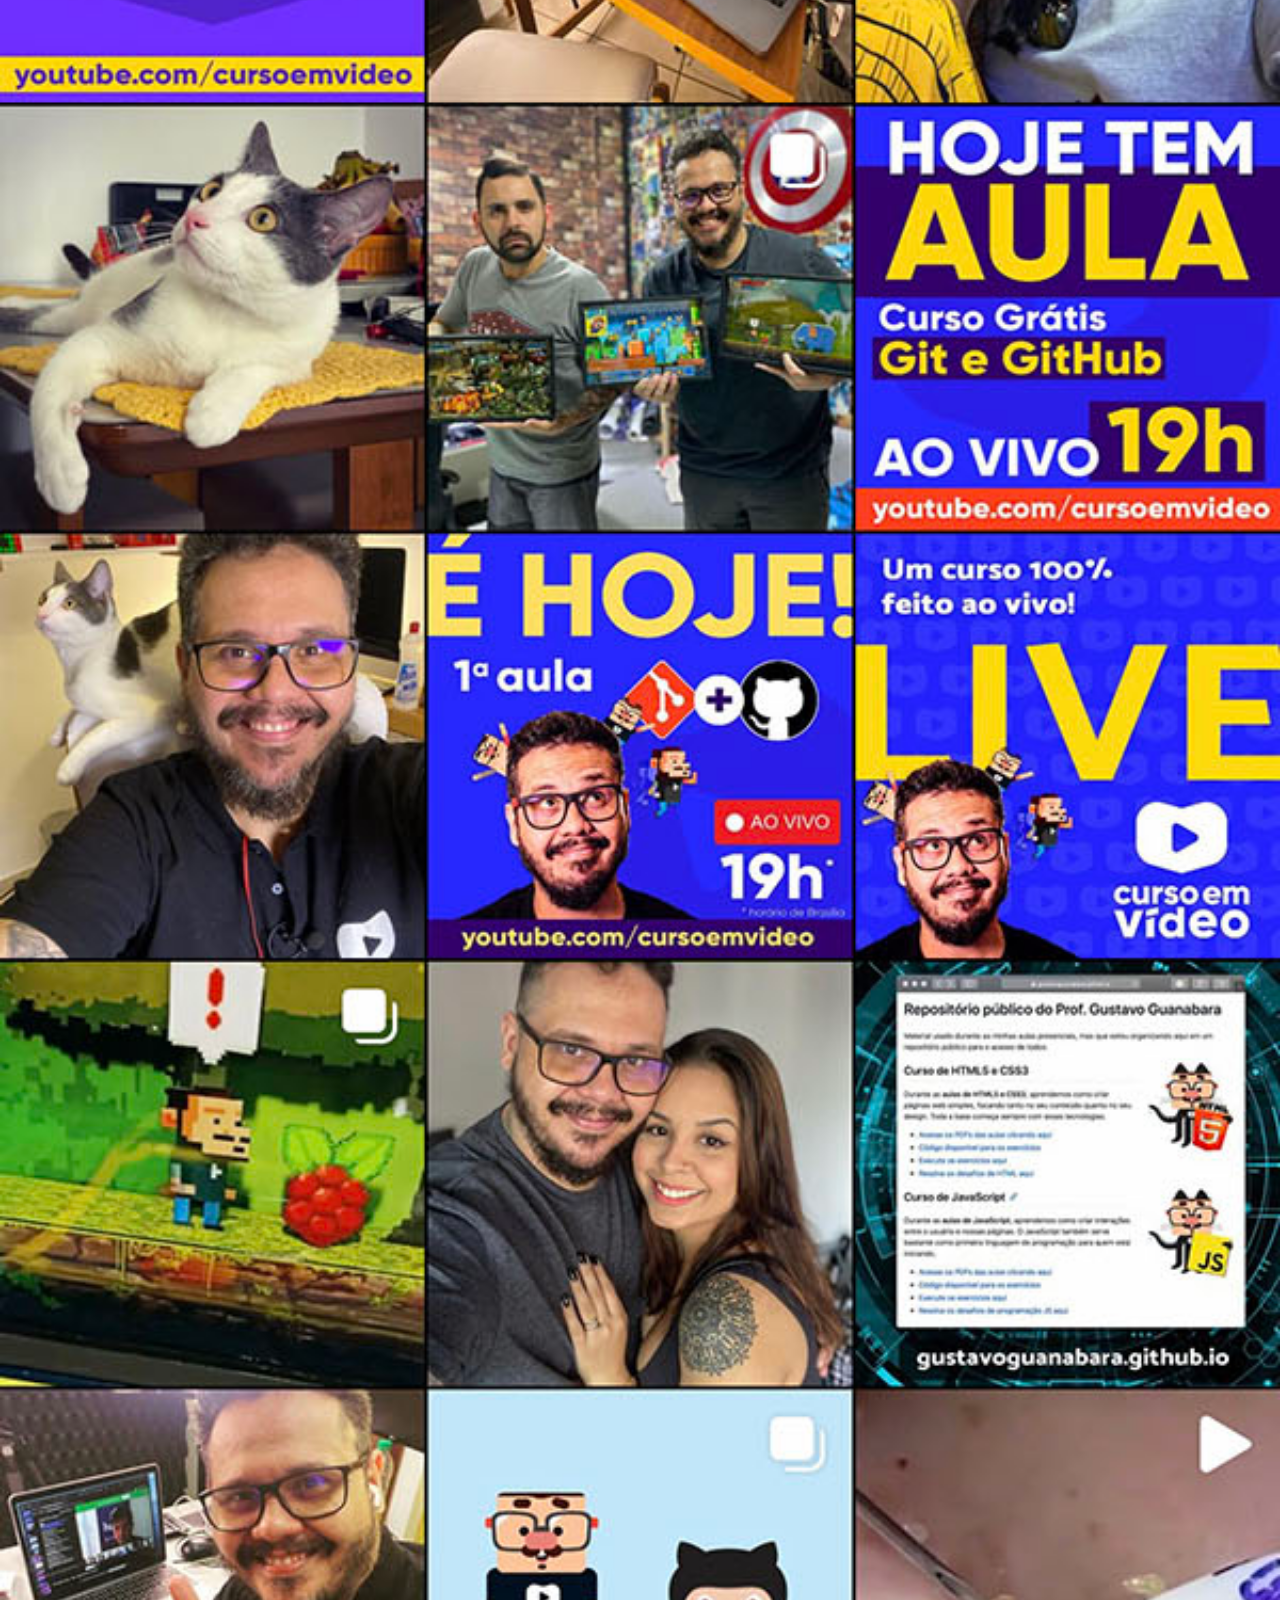
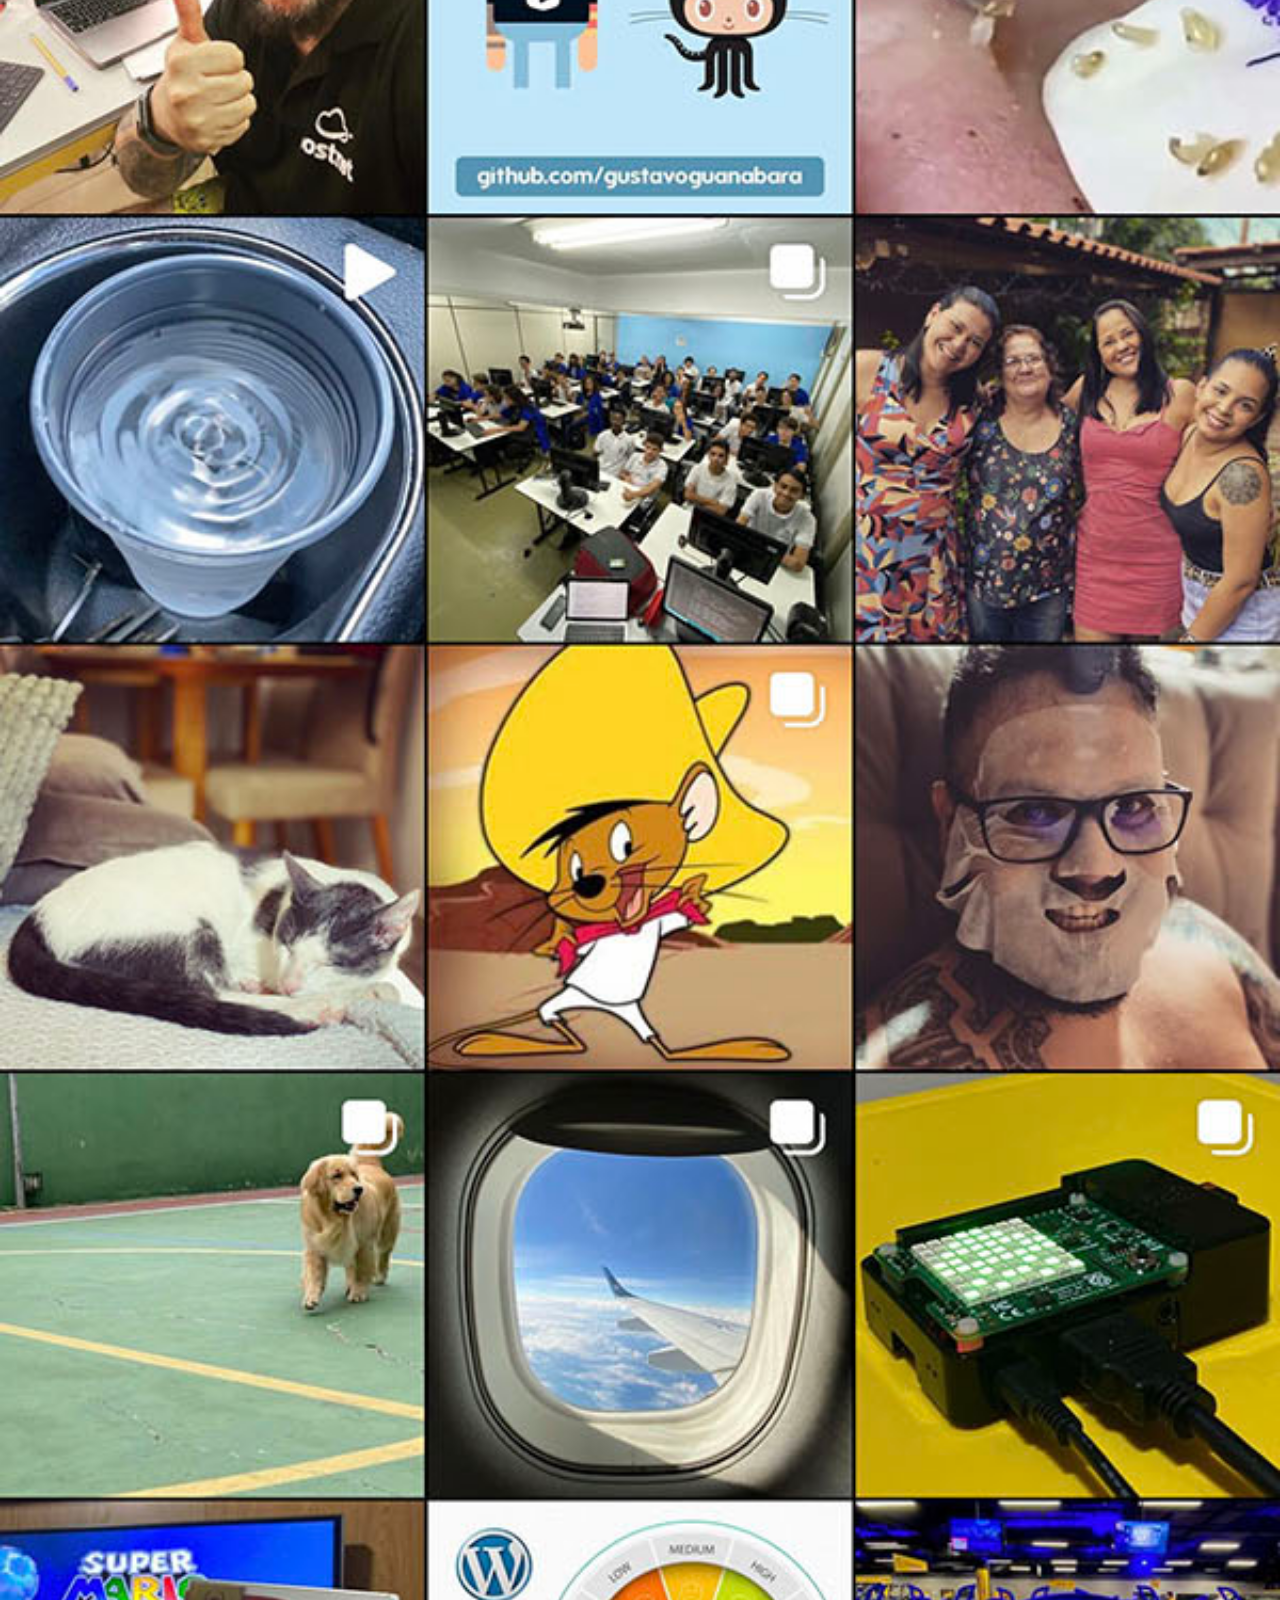
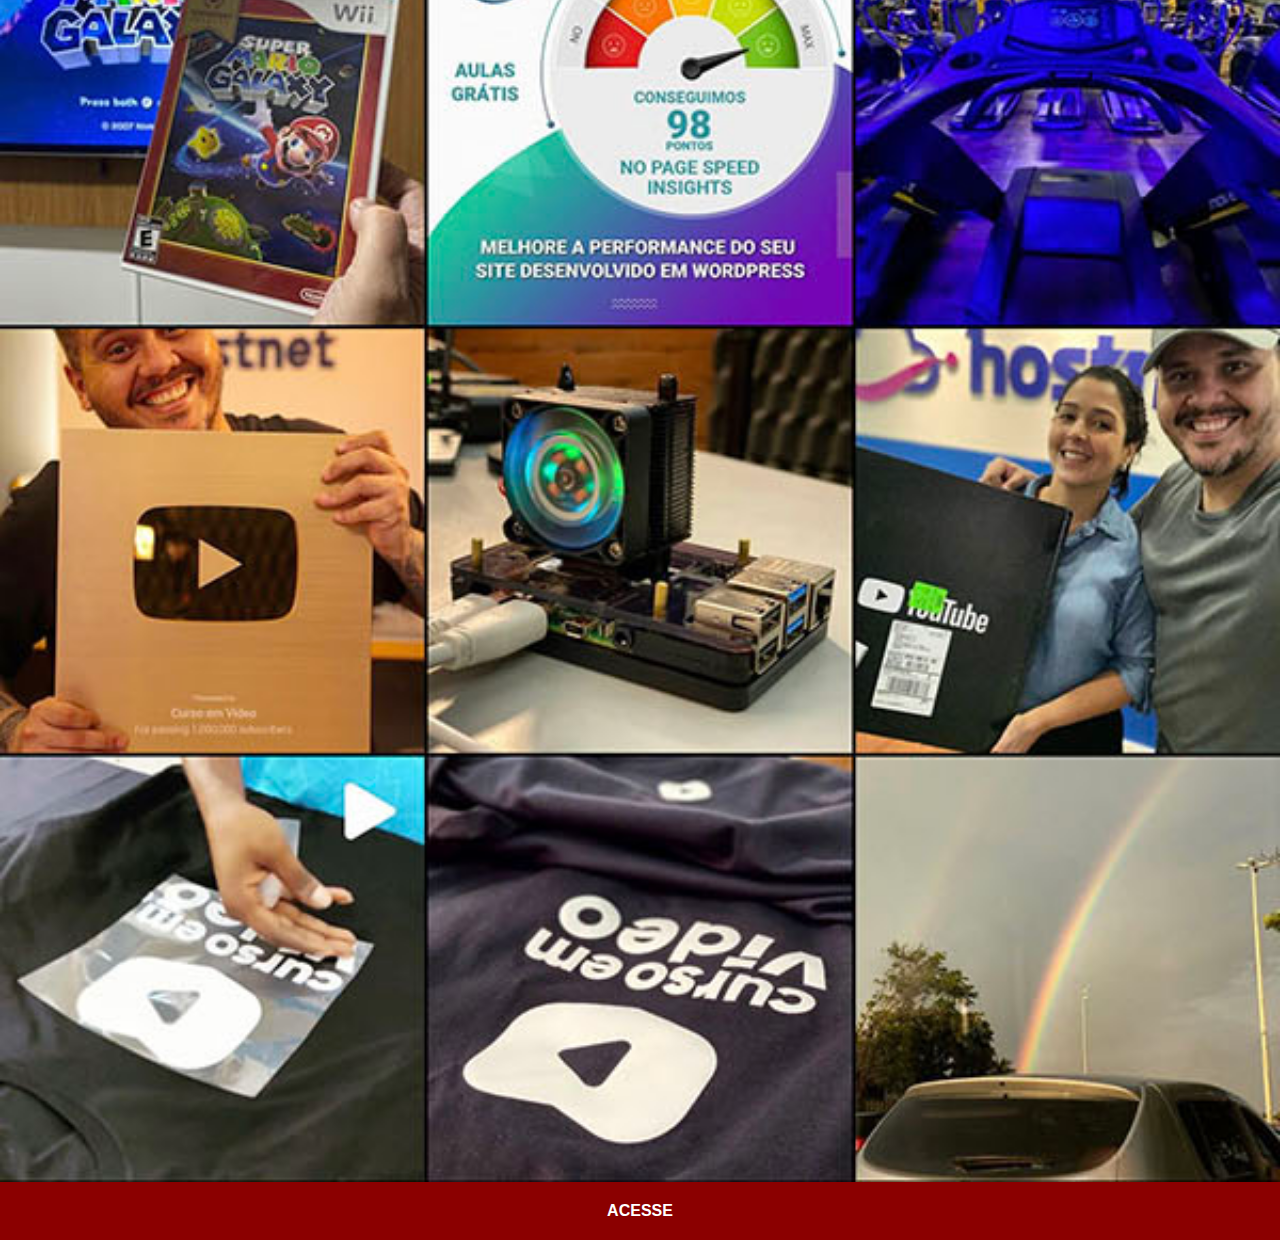
<file: Social_Project/instagram.html>
<!DOCTYPE html>
<html lang="pt-br">
<head>
    <meta charset="UTF-8">
    <meta name="viewport" content="width=device-width, initial-scale=1.0">
    <title>Instagram</title>
    <link rel="stylesheet" href="estilos/social.css">
</head>
<body>
    <img src="imagens/tela-instagram.jpg" alt="">
    <a href="https://www.instagram.com/gustavoguanabara/" target="_blank">ACESSE</a>
</body>
</html>
</file>
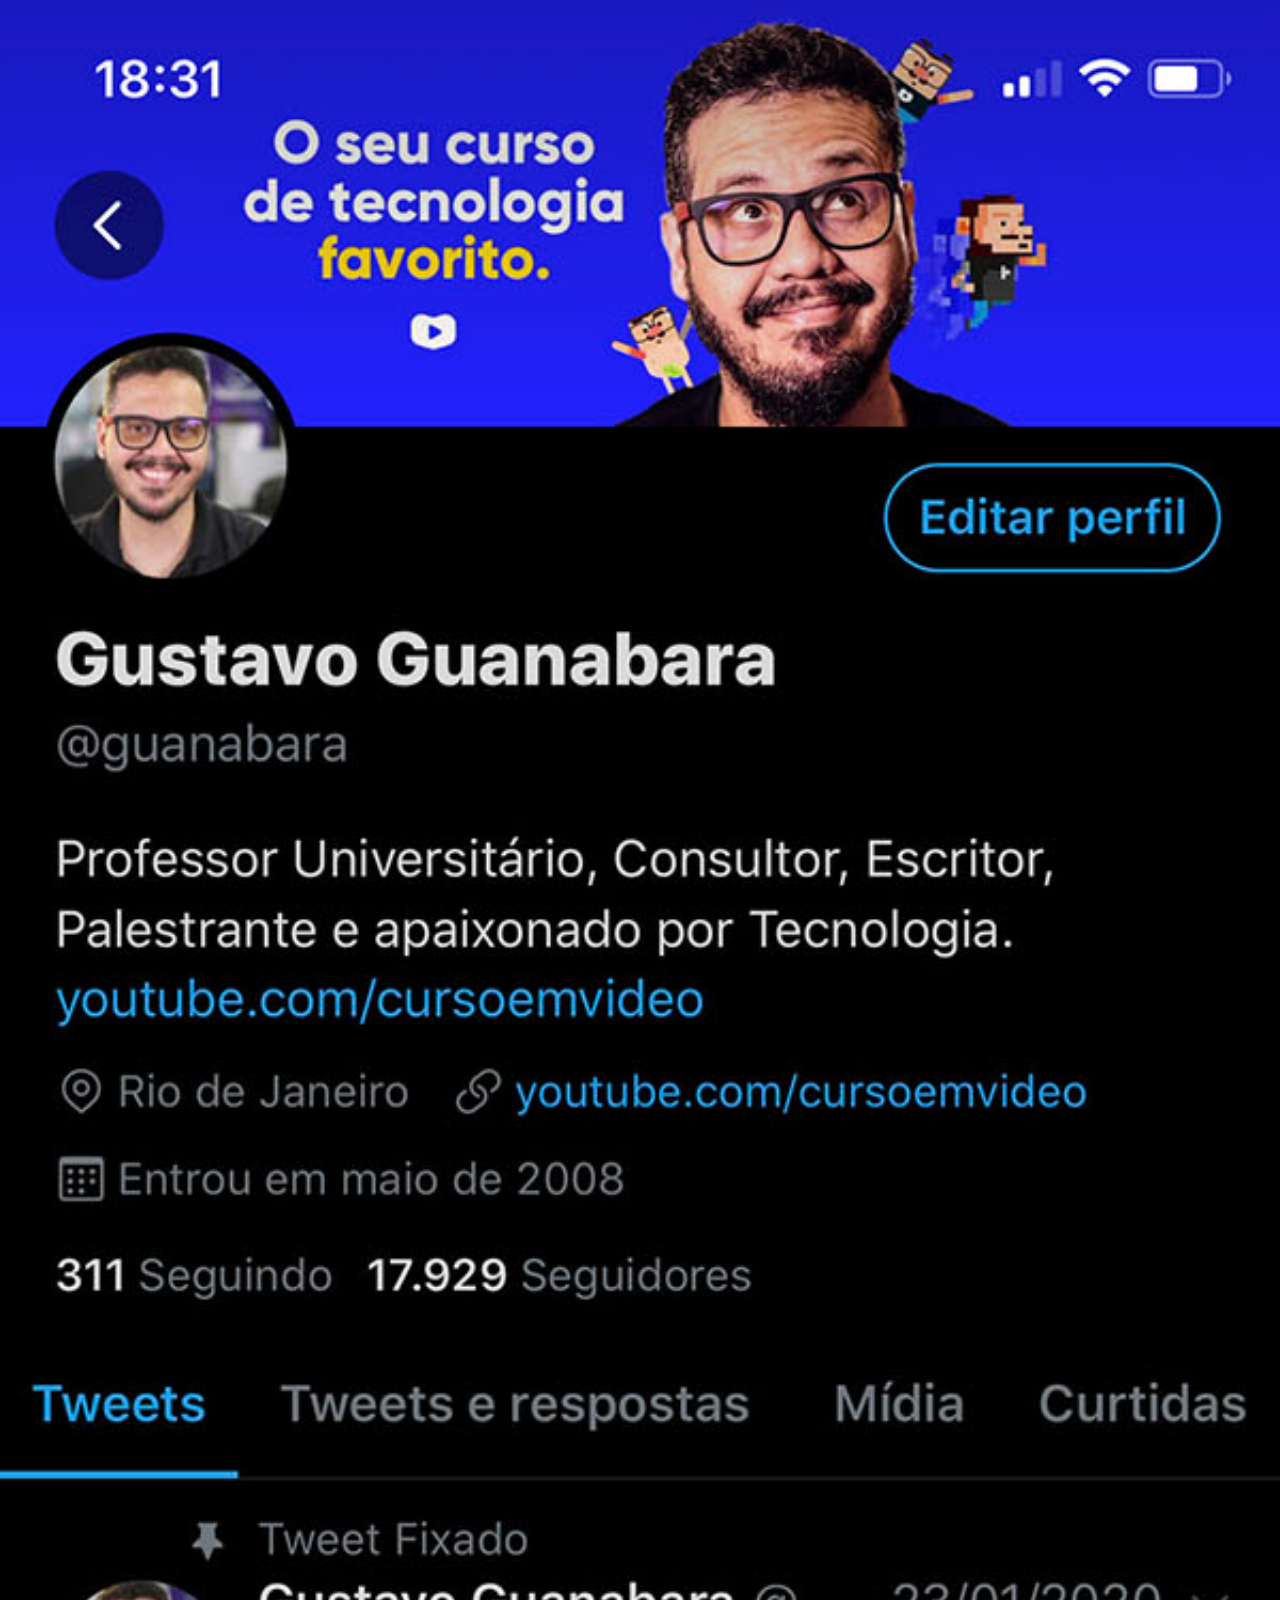
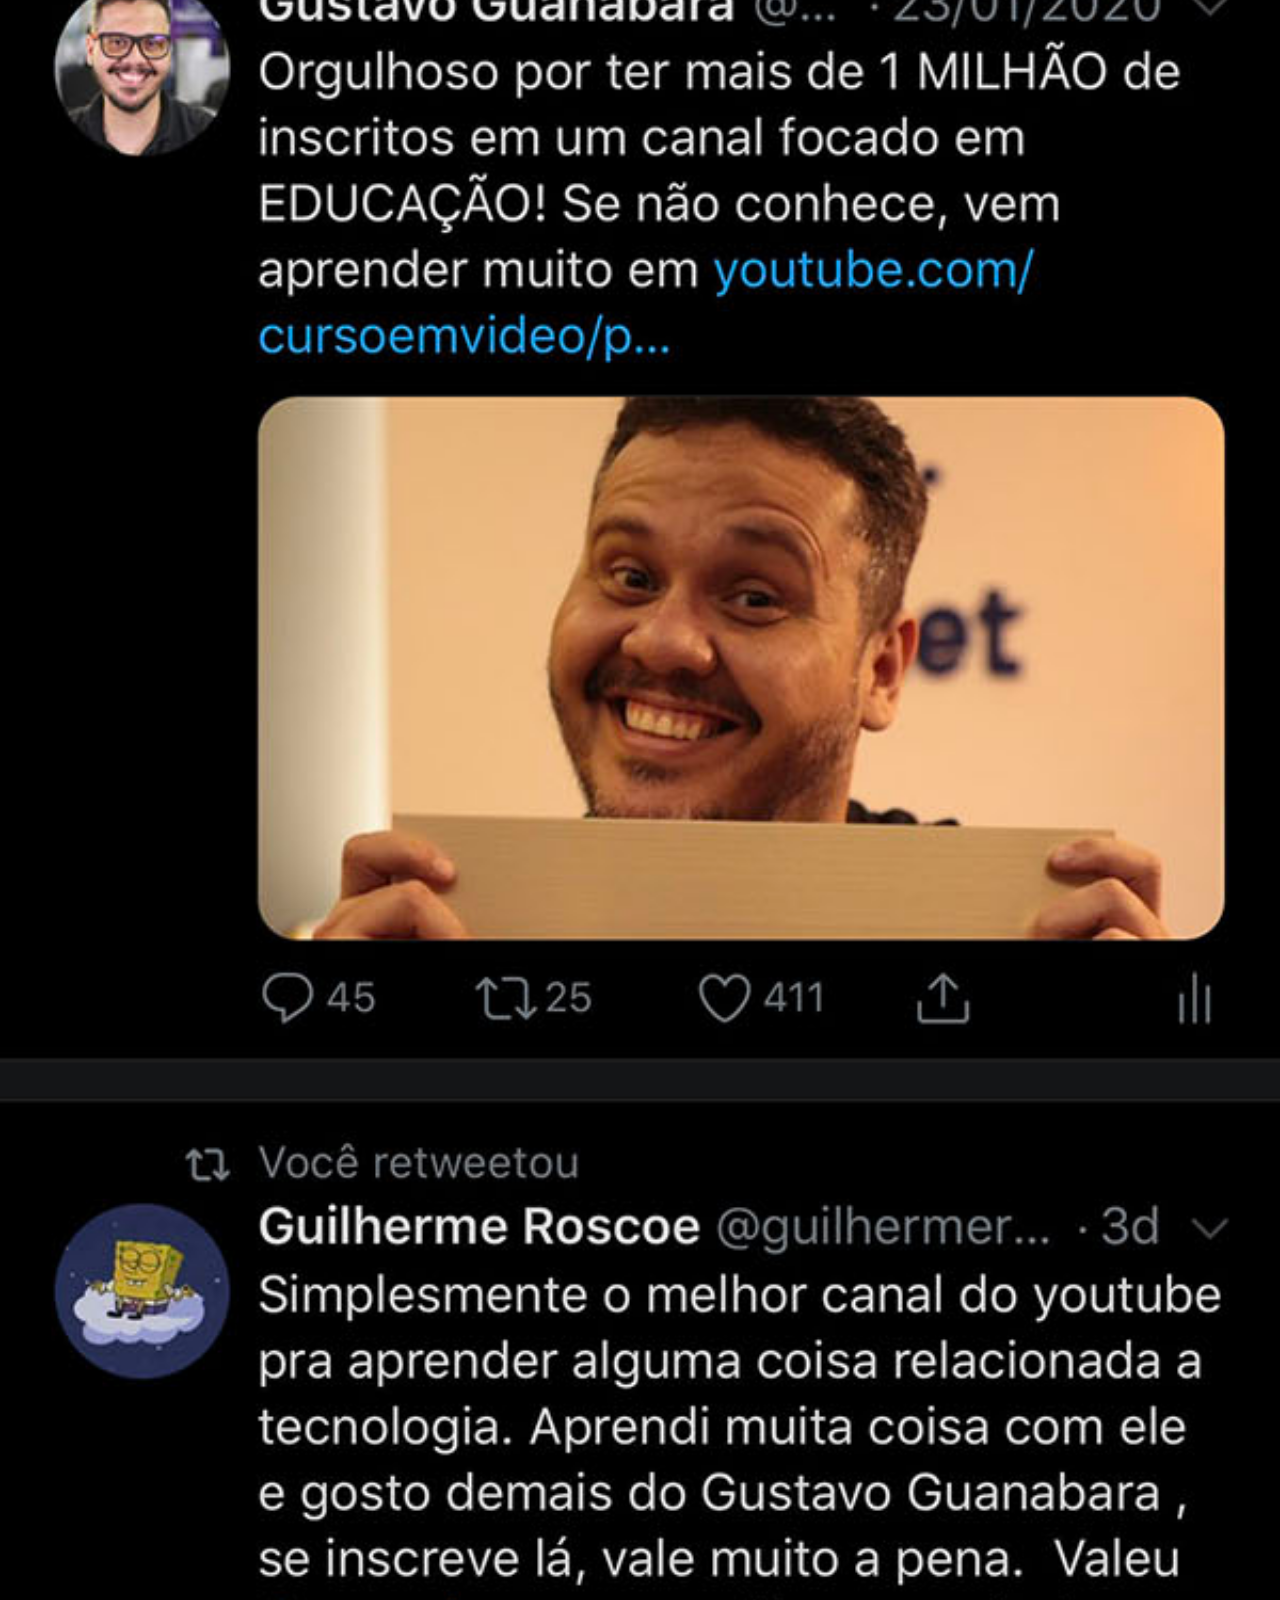
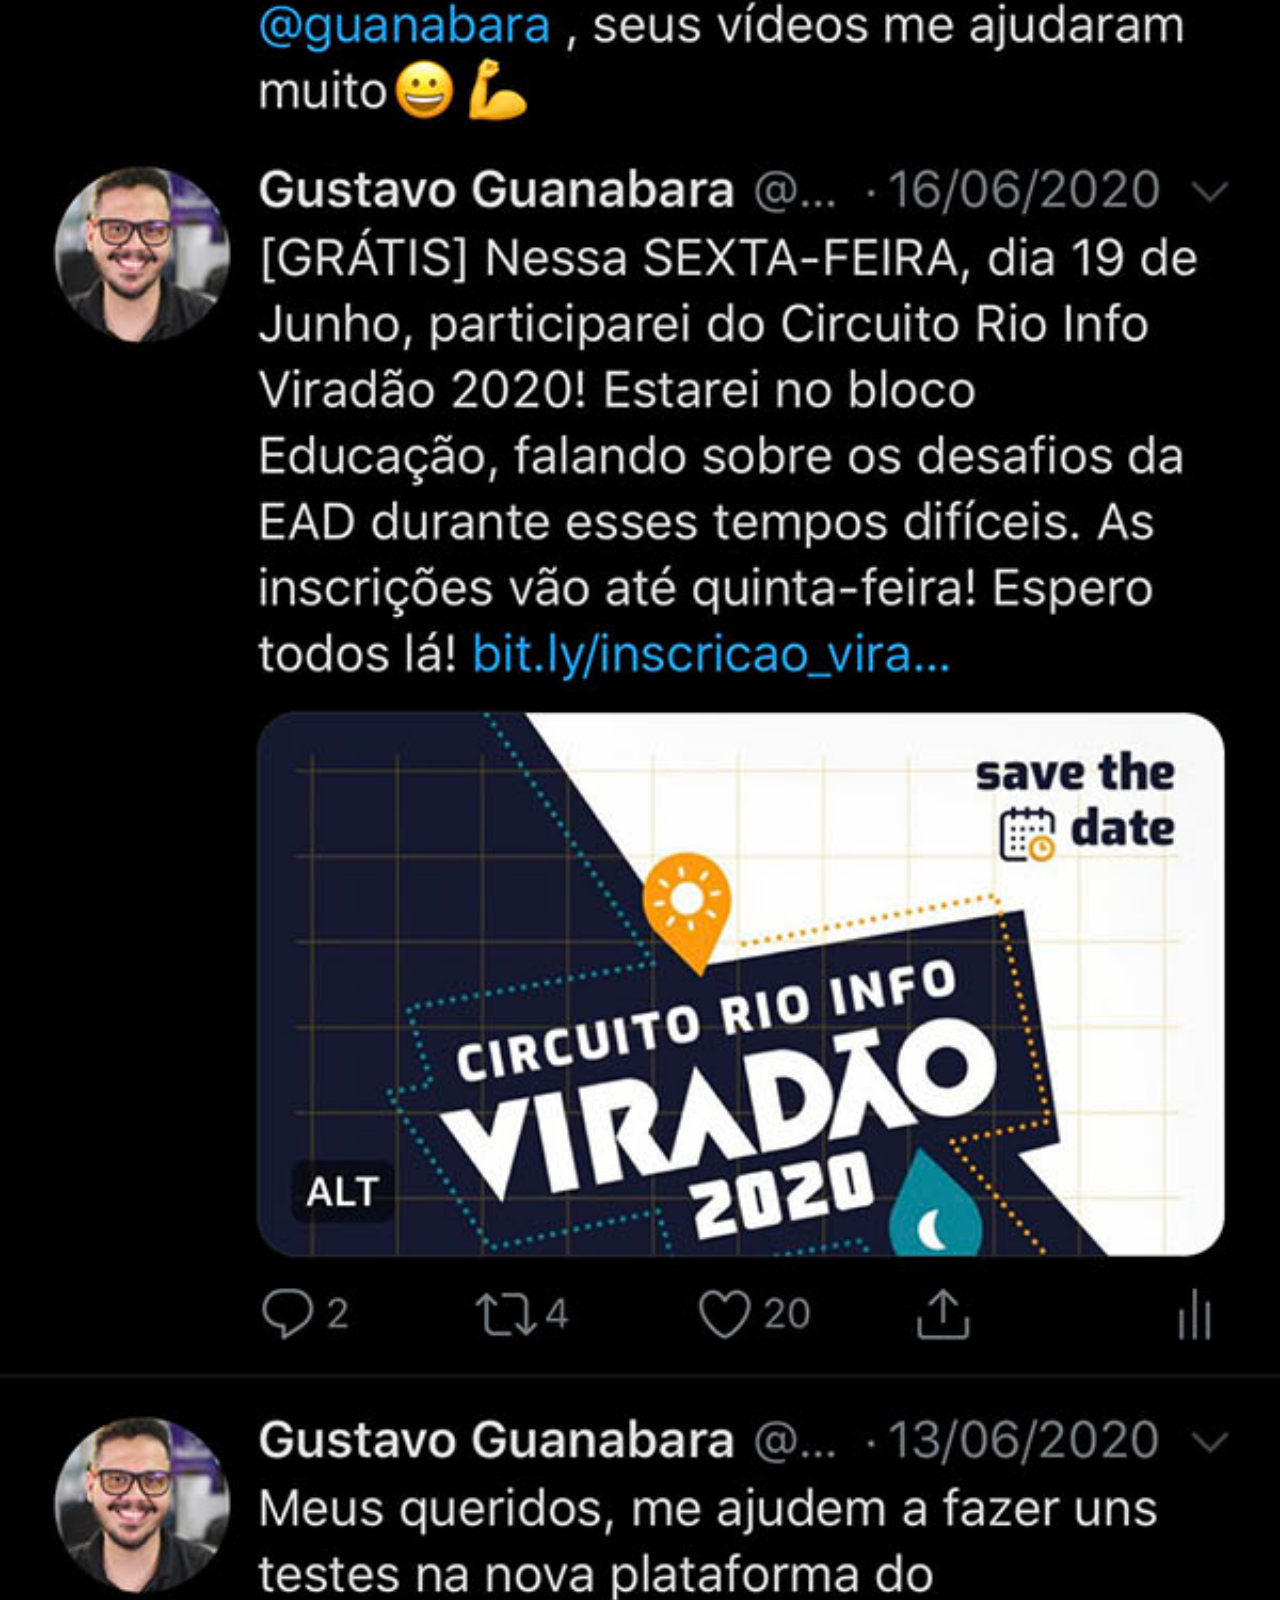
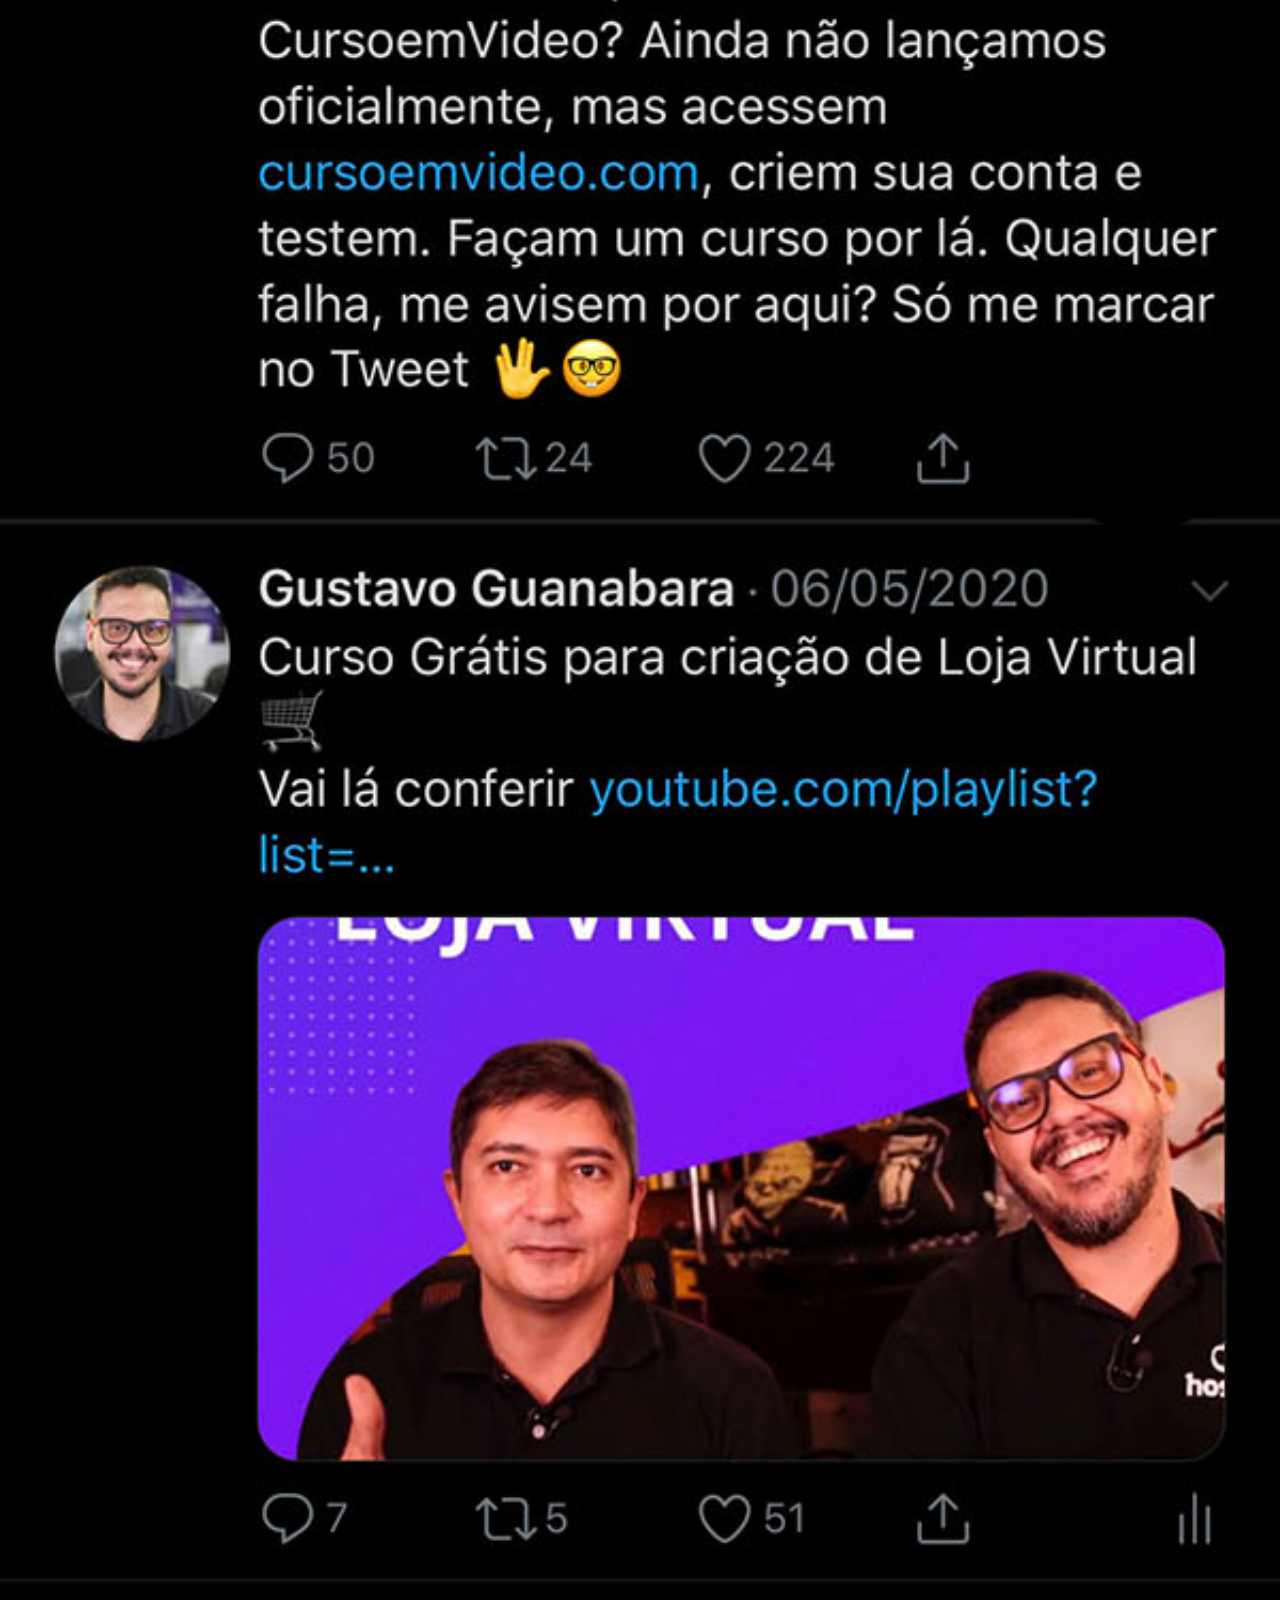
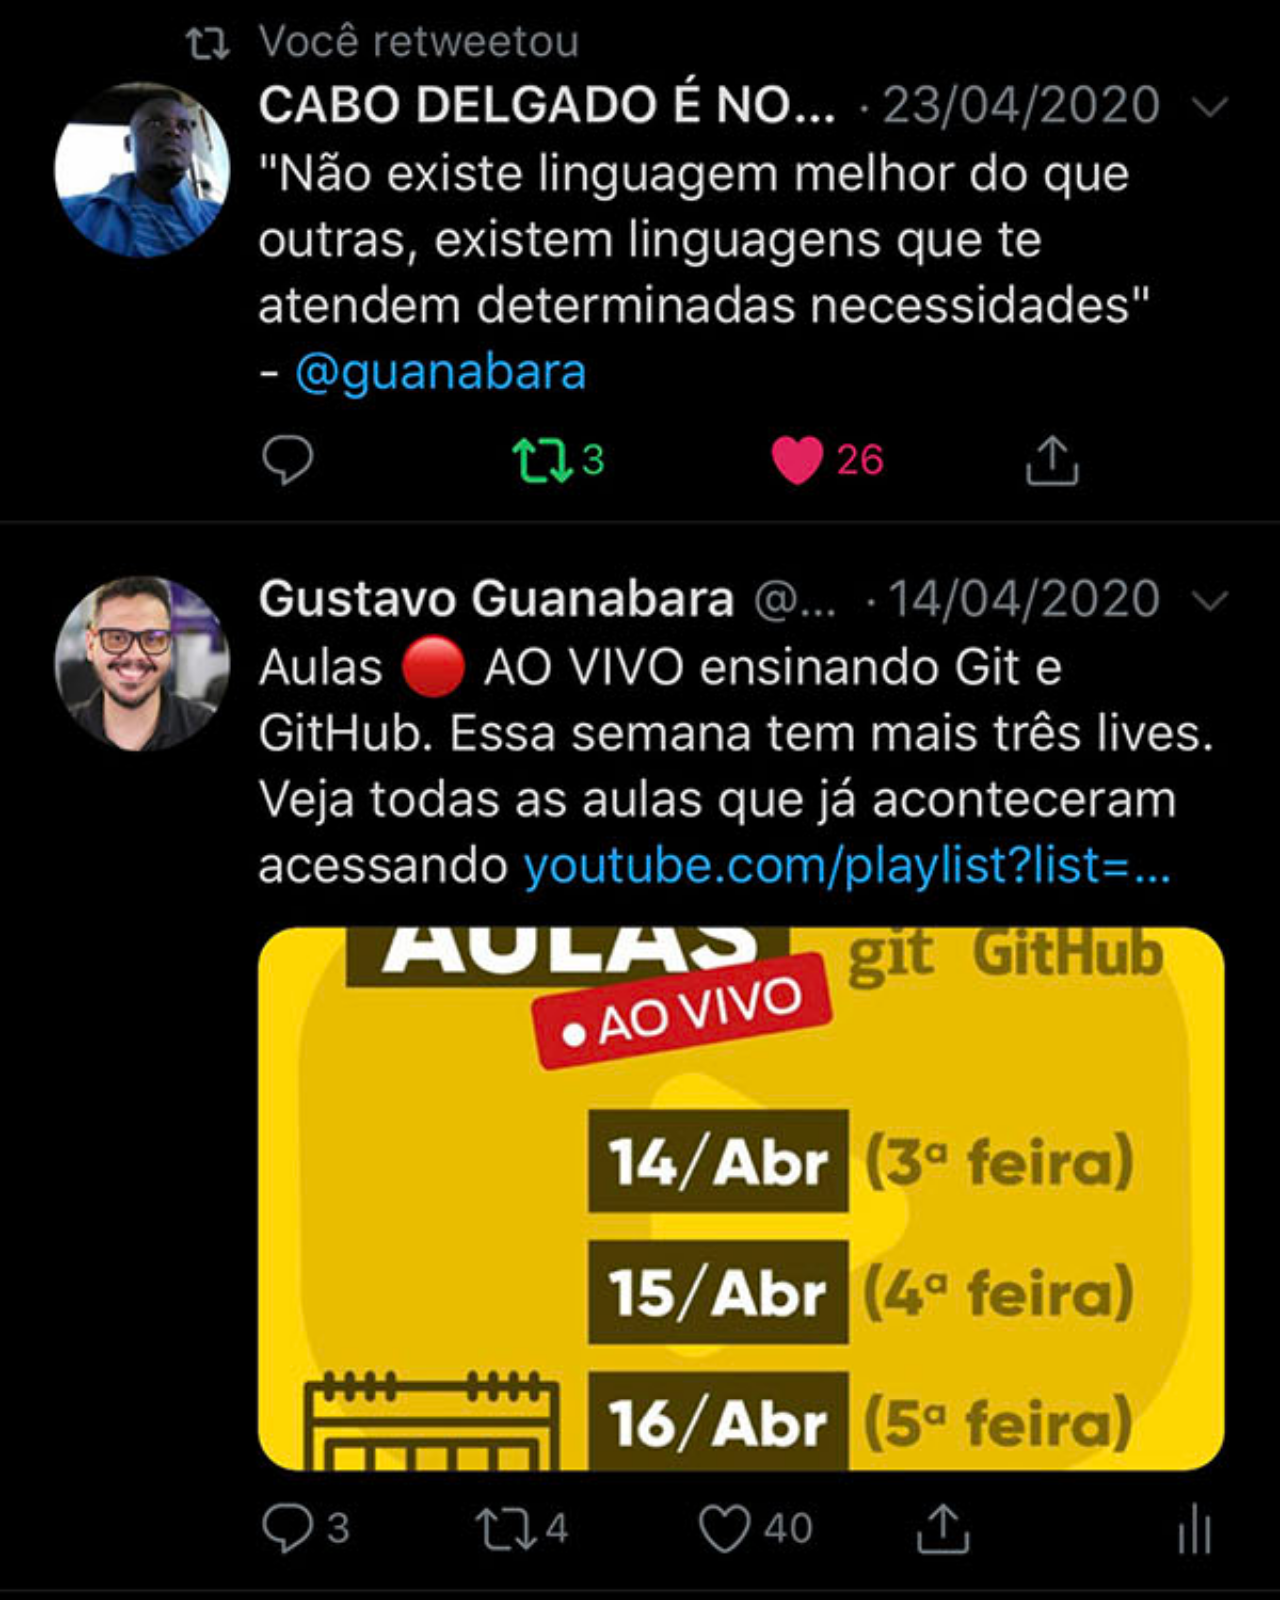
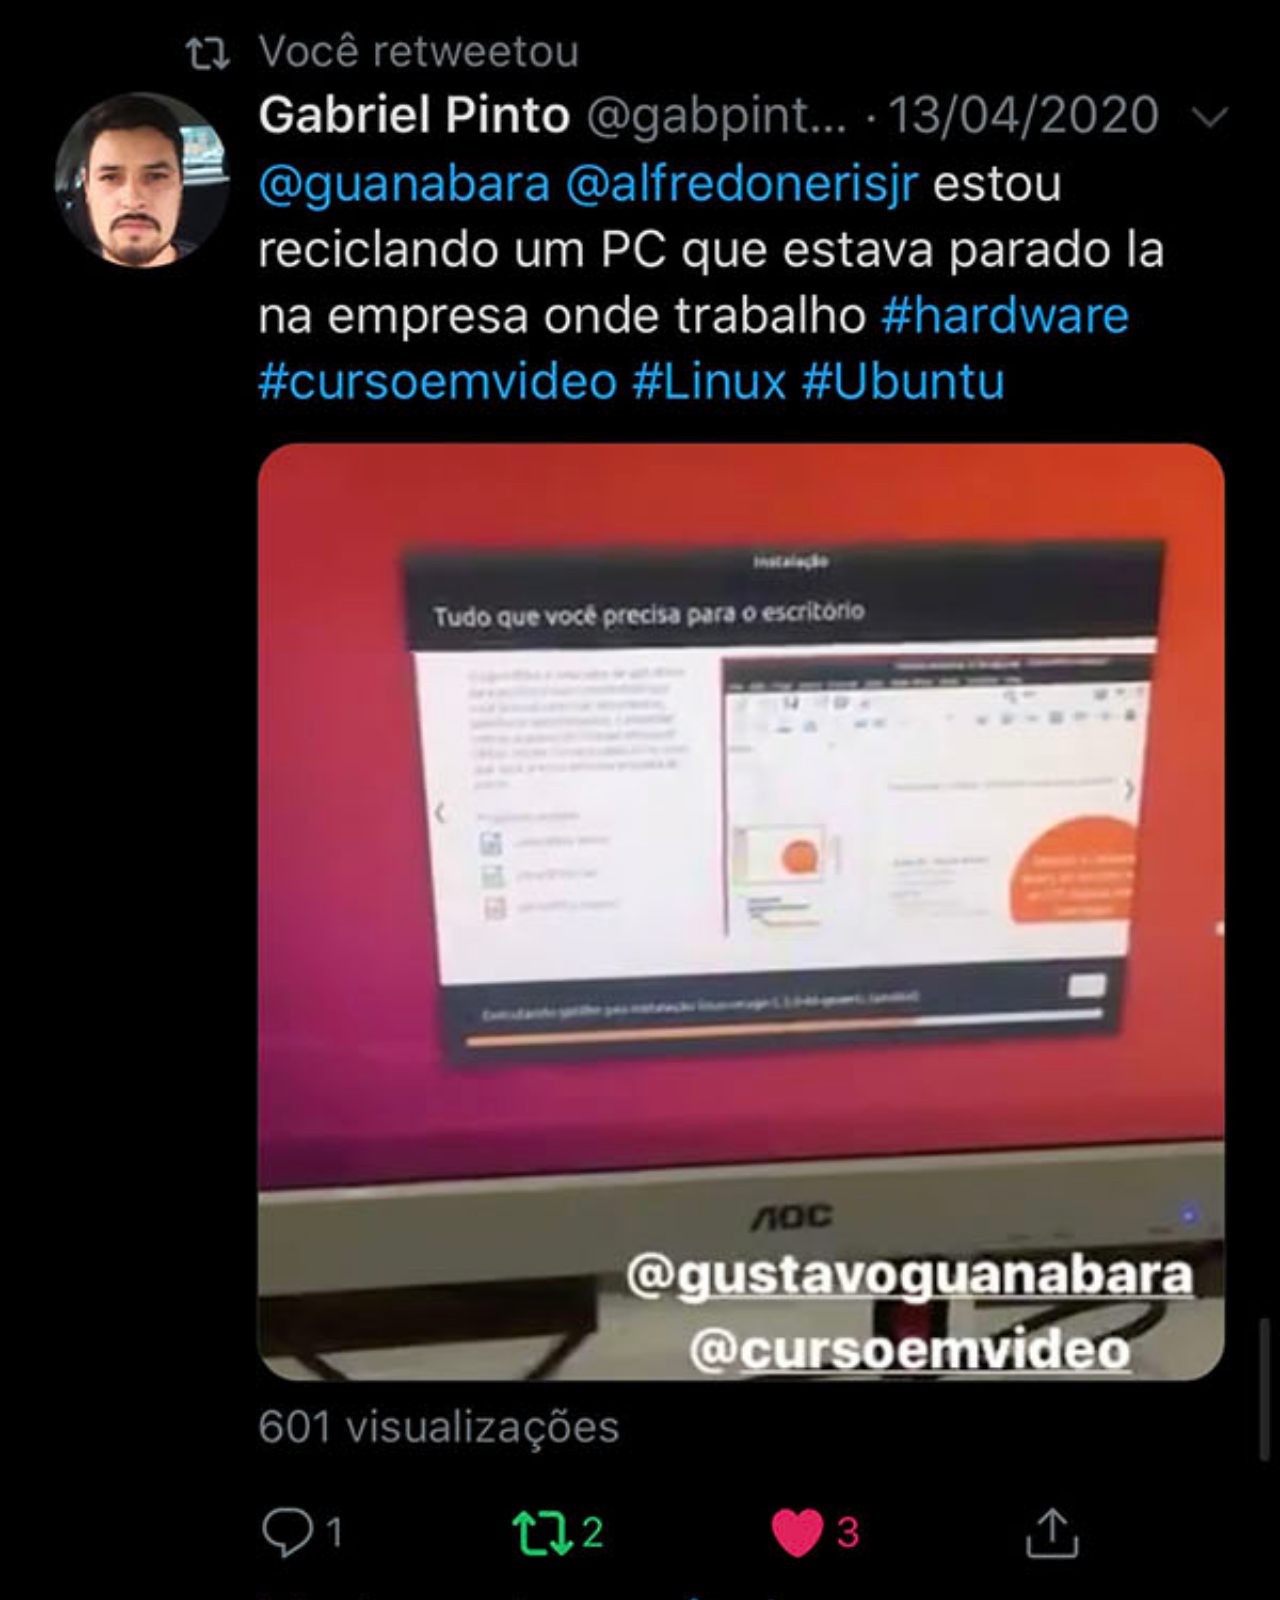
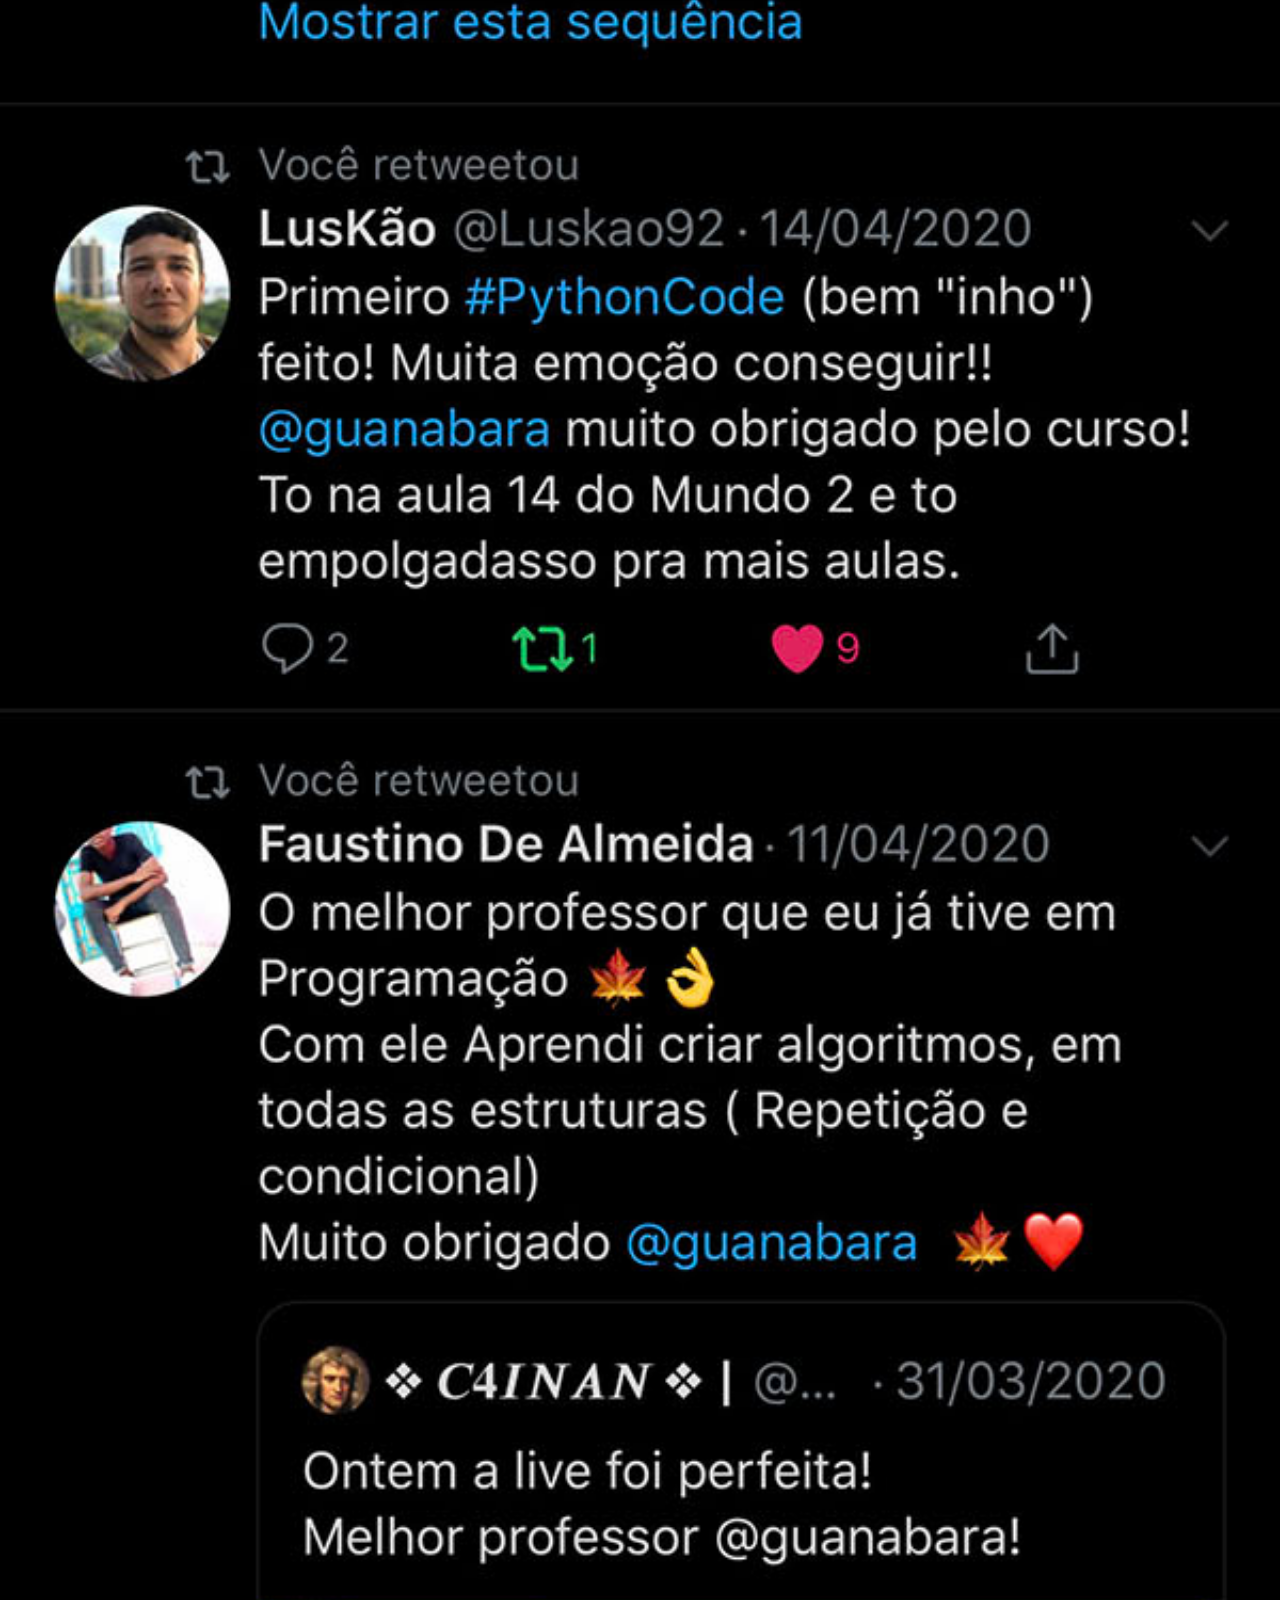
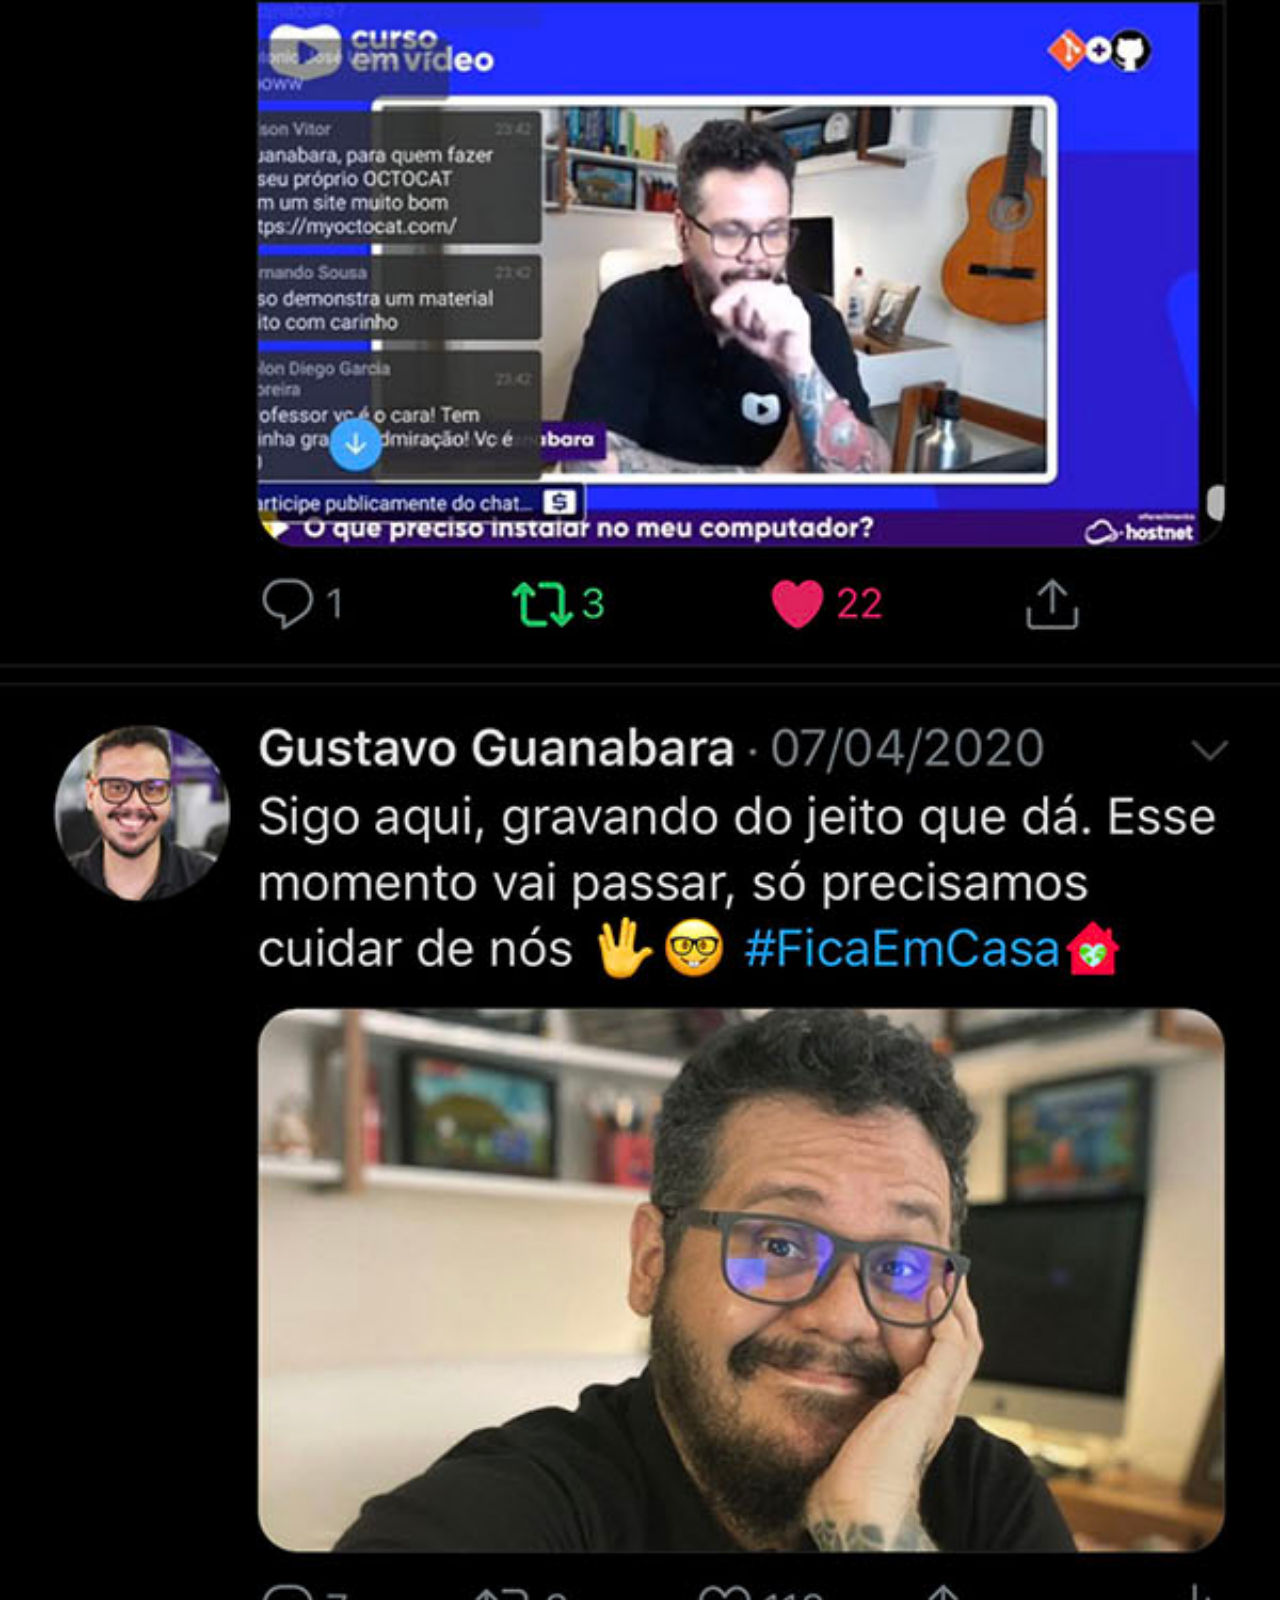
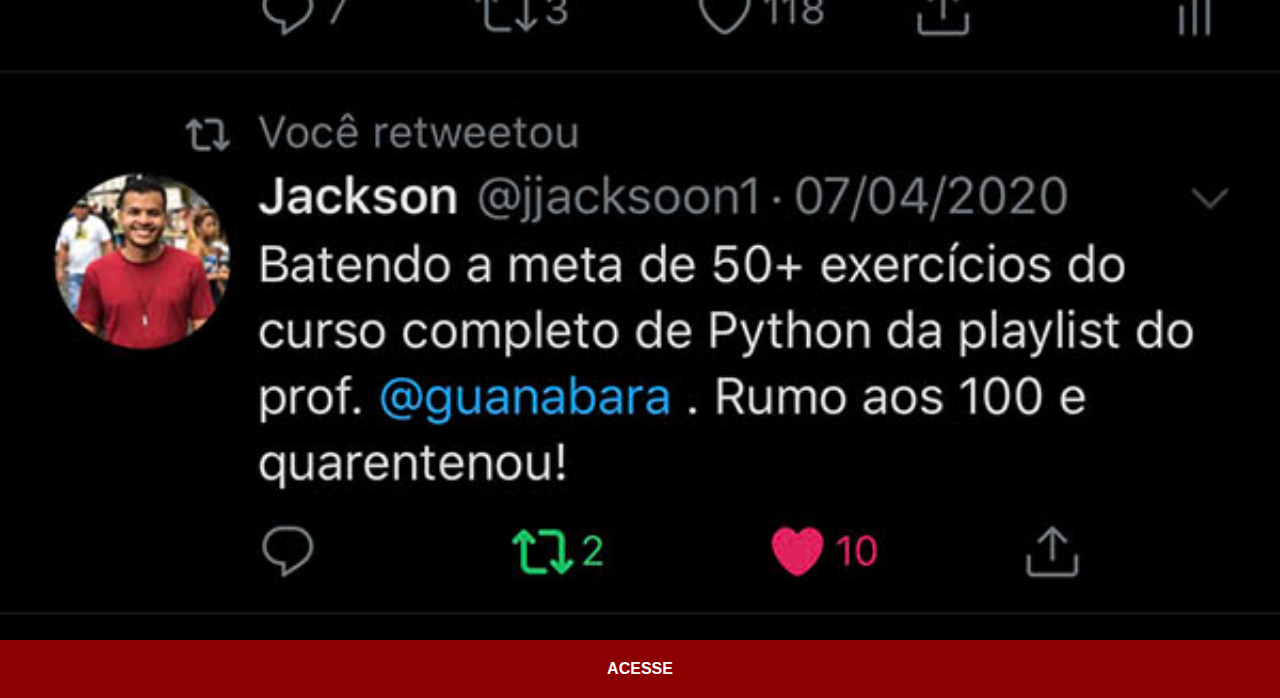
<file: Social_Project/twitter.html>
<!DOCTYPE html>
<html lang="pt-br">
<head>
    <meta charset="UTF-8">
    <meta name="viewport" content="width=device-width, initial-scale=1.0">
    <title>Twitter</title>
    <link rel="stylesheet" href="estilos/social.css">
</head>
<body>
    <img src="imagens/tela-twitter.jpg" alt="">
    <a href="https://twitter.com/guanabara" target="_blank">ACESSE</a>
</body>
</html>
</file>
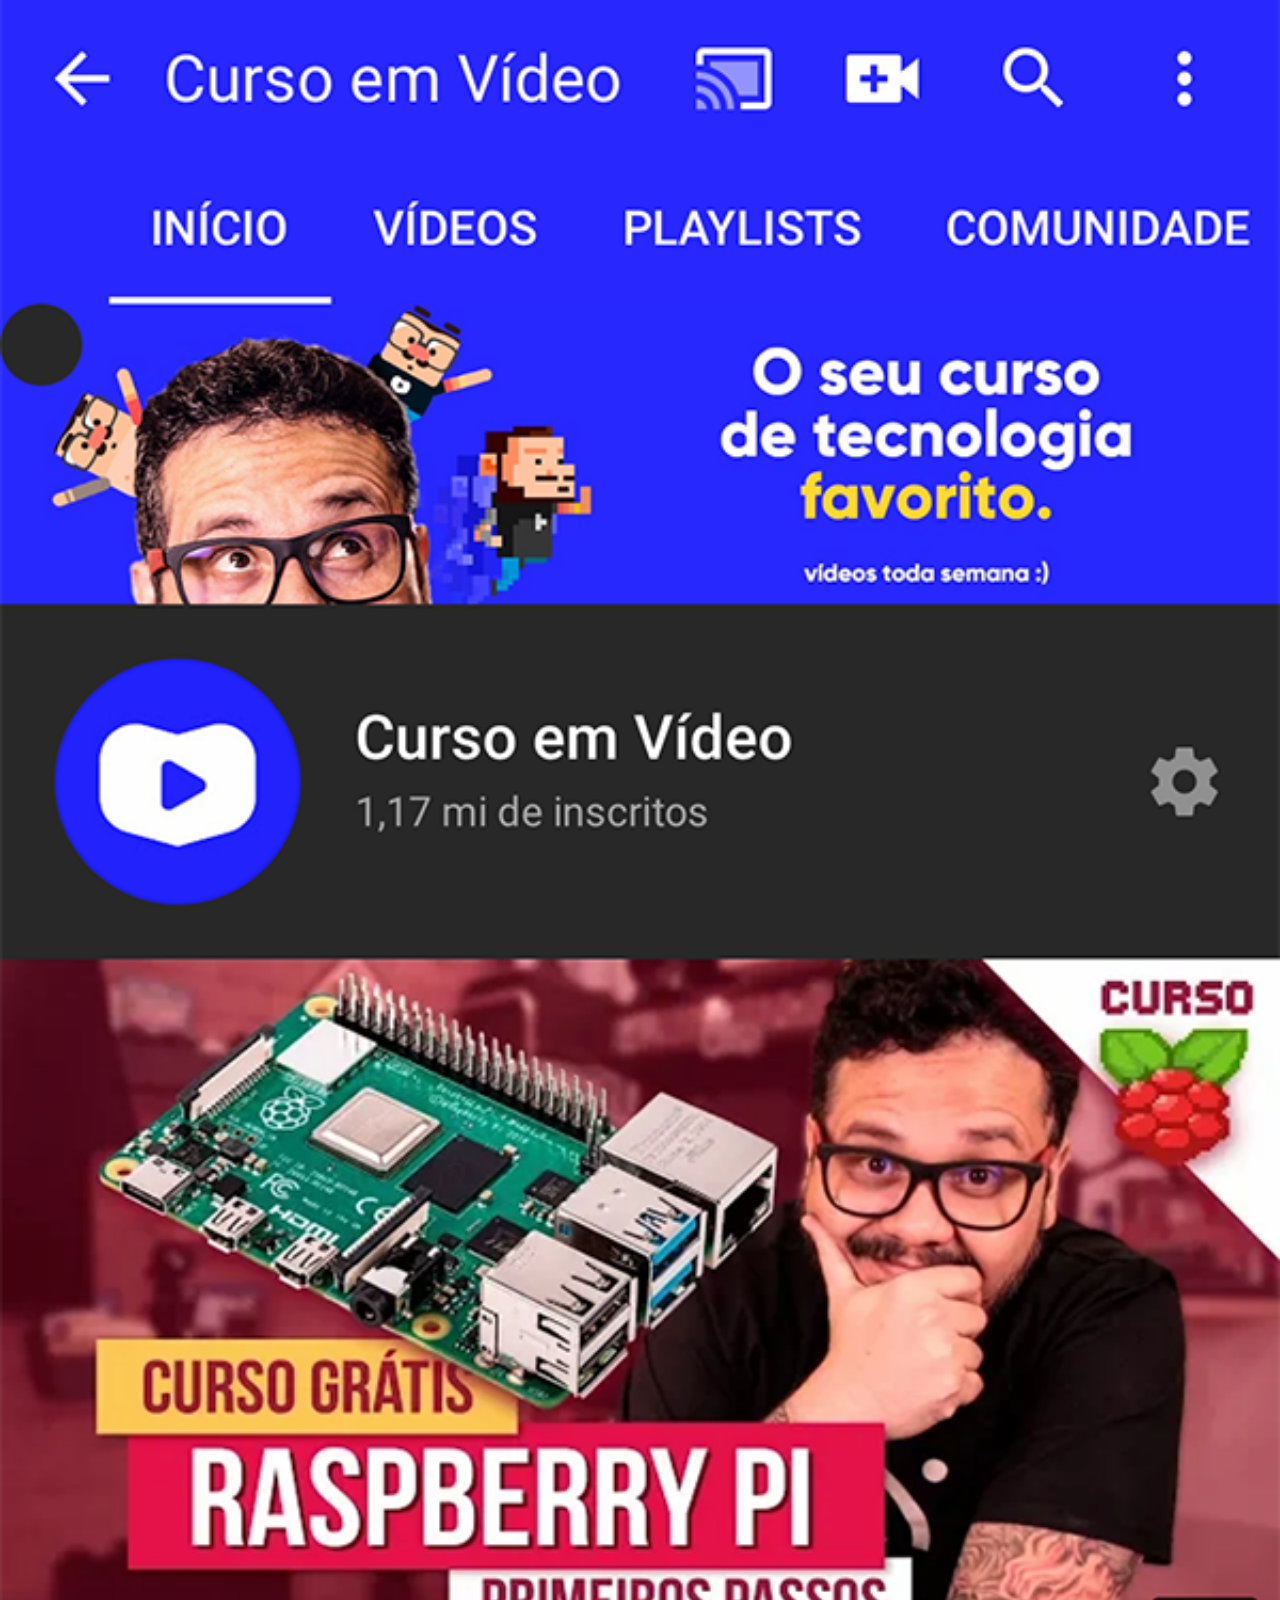
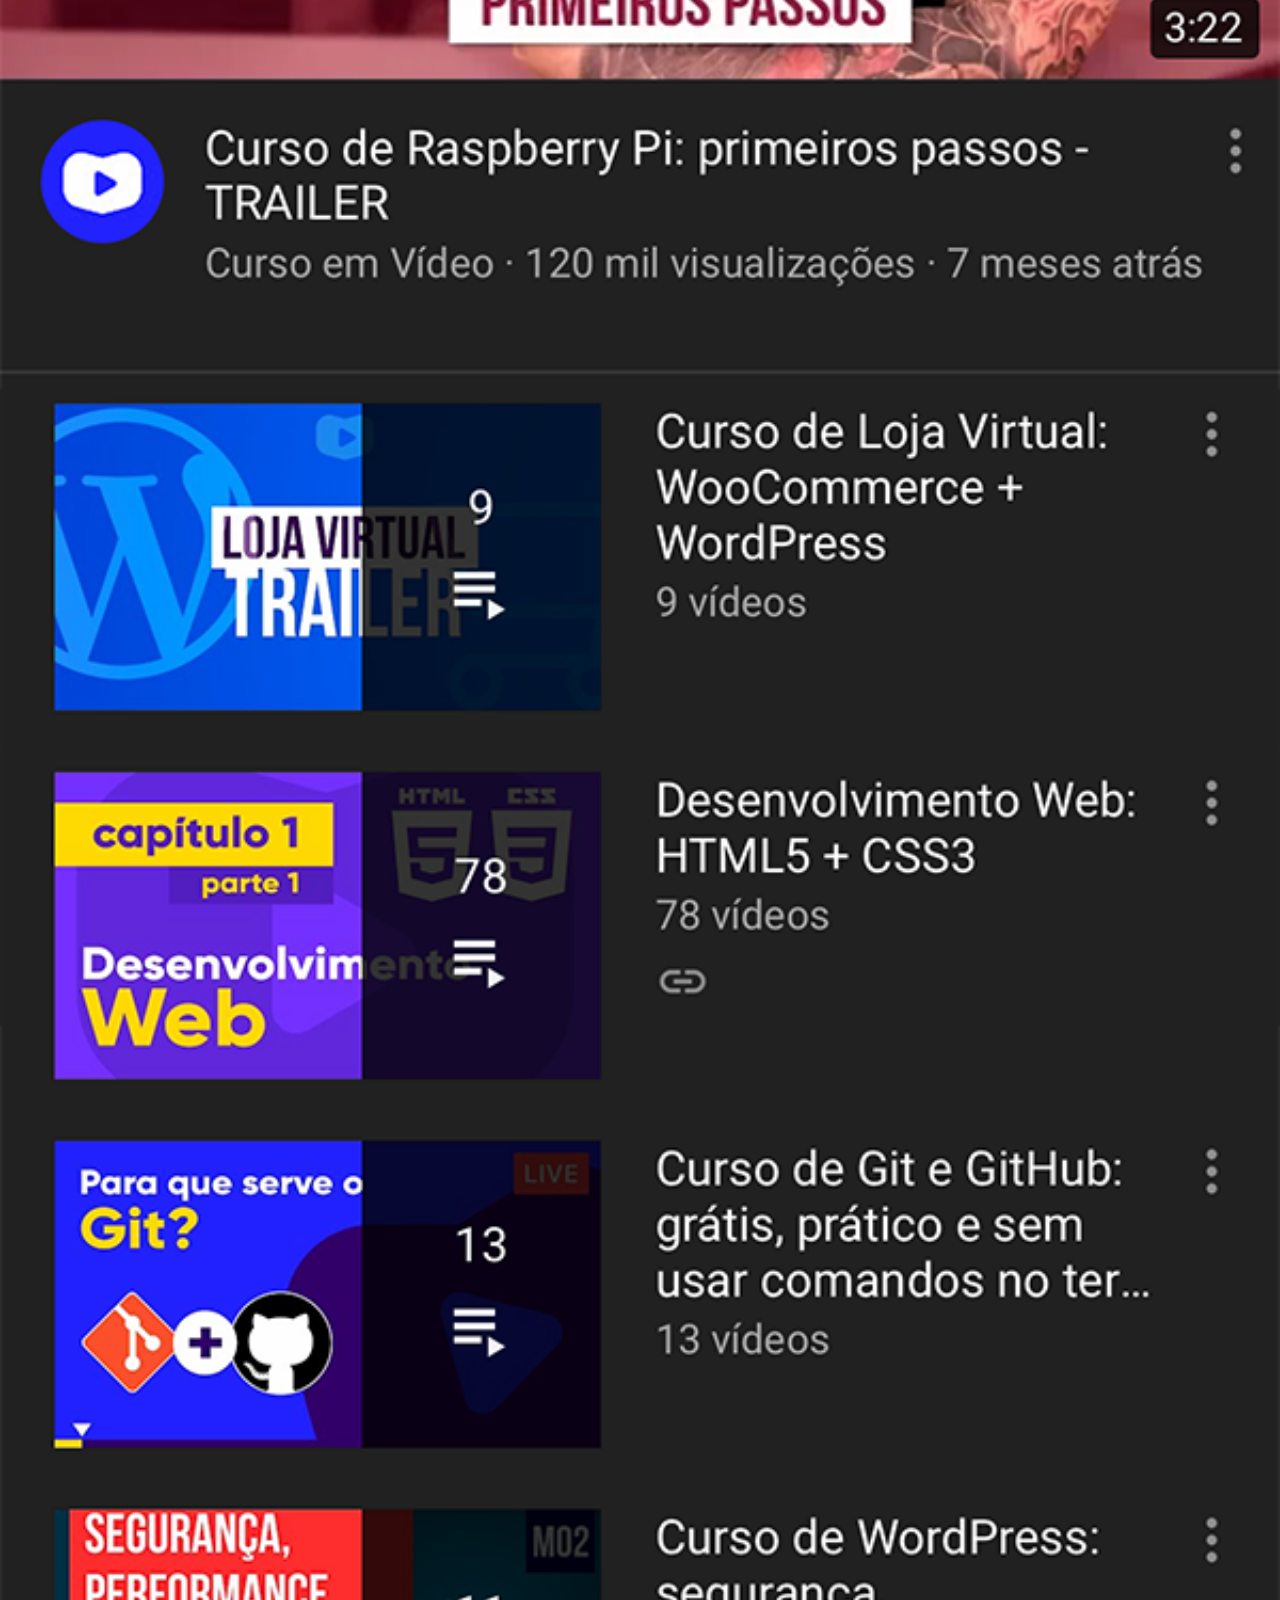
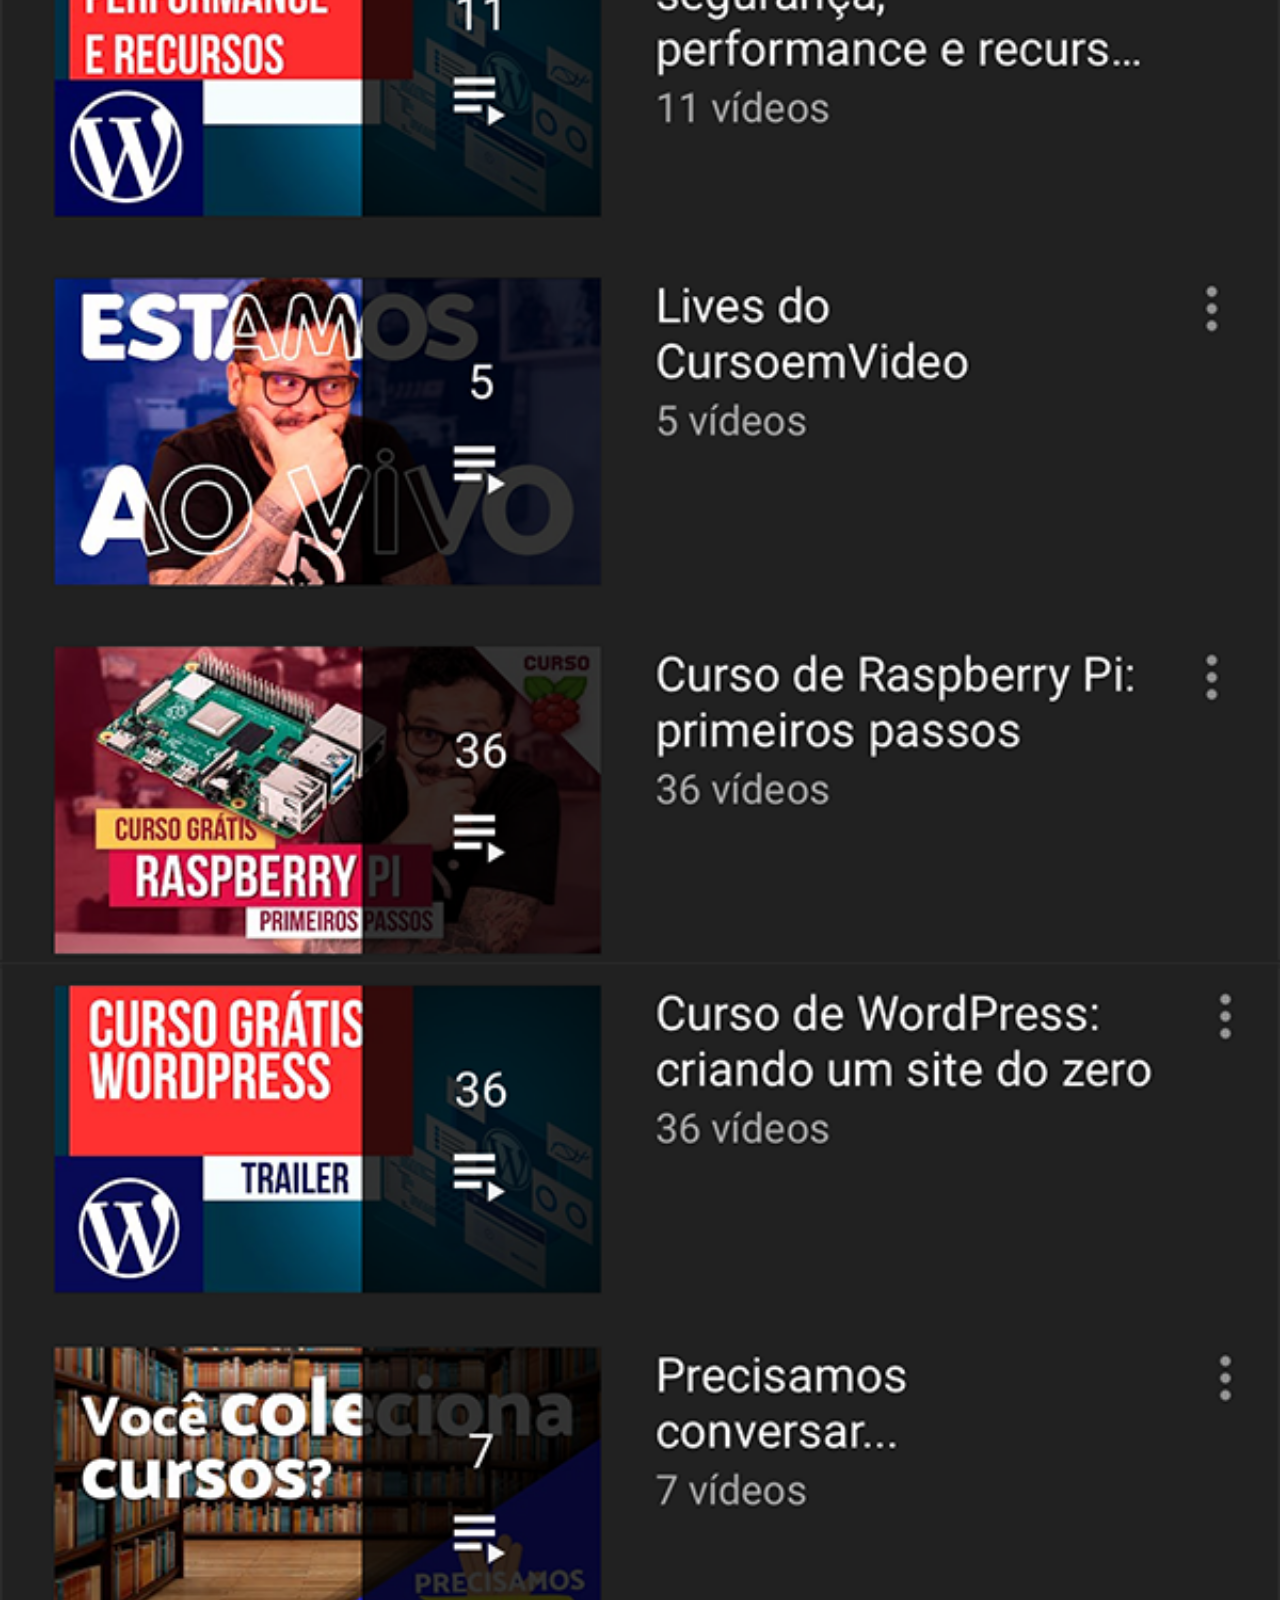
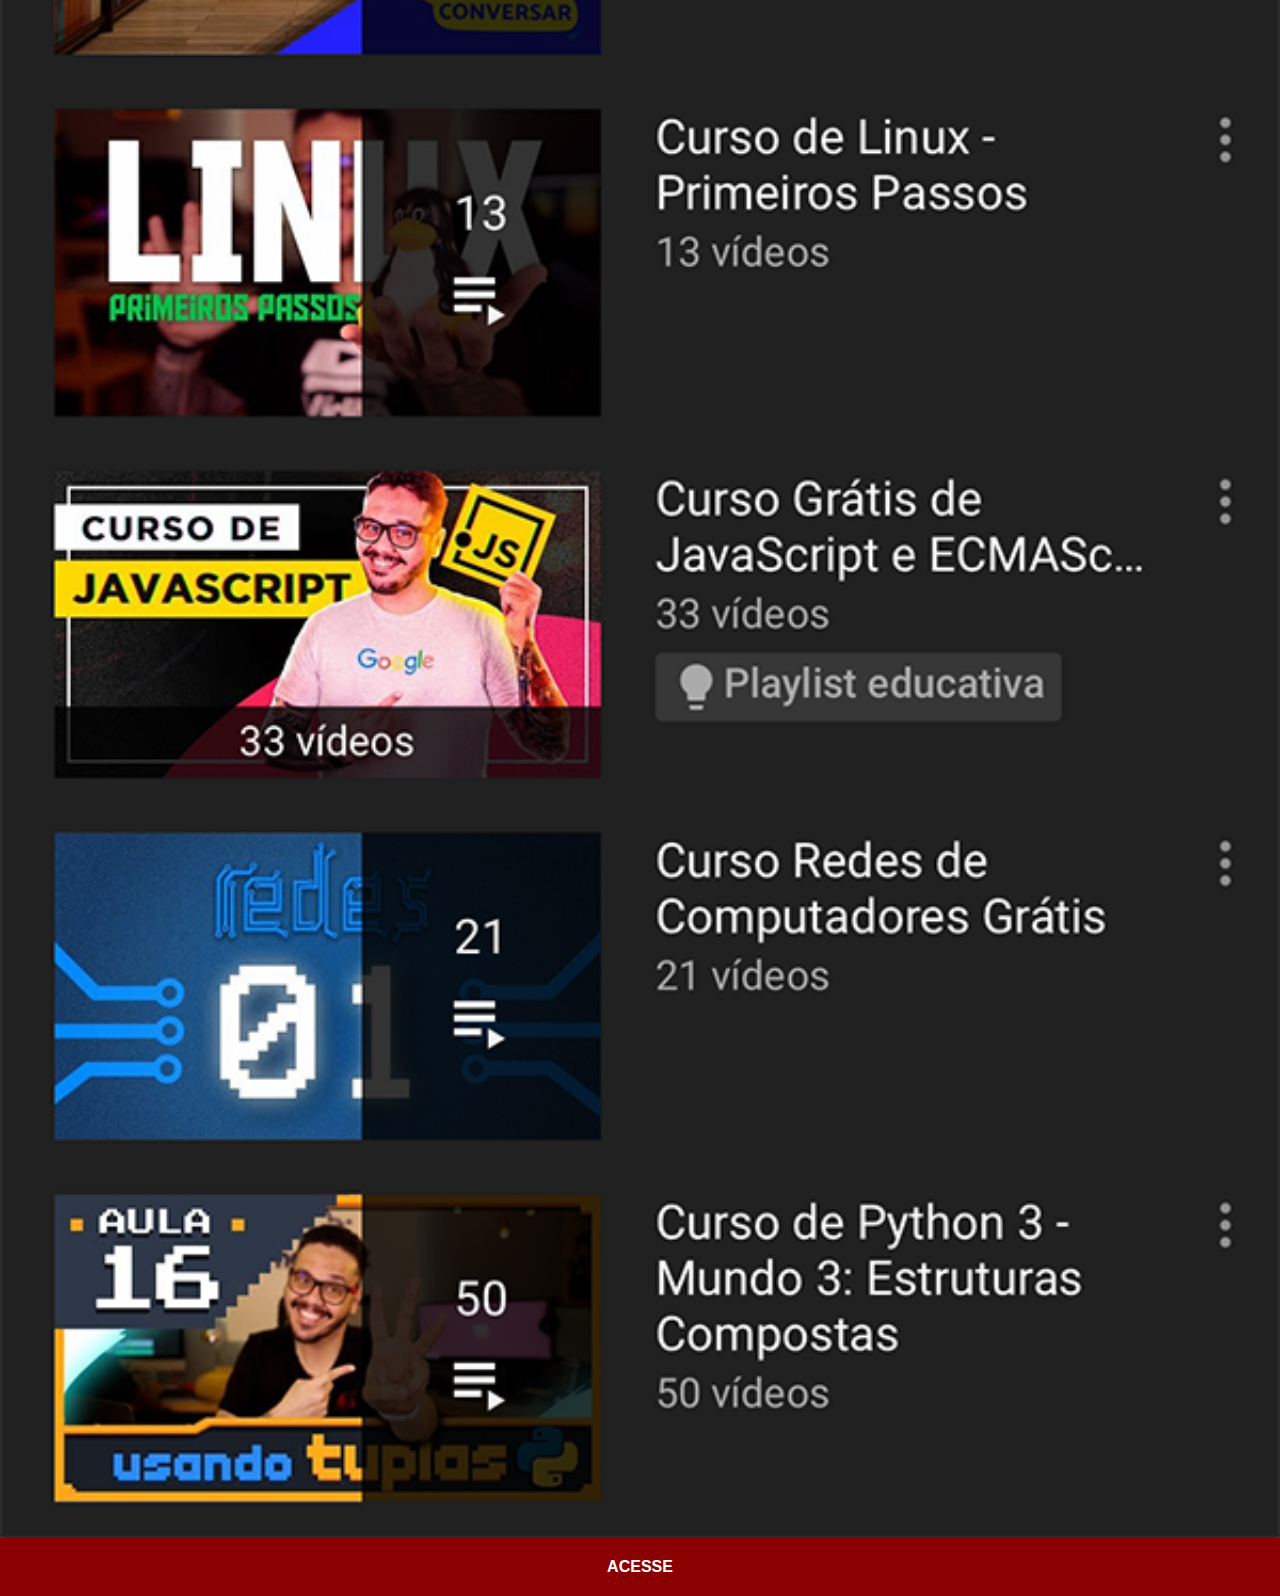
<file: Social_Project/youtube.html>
<!DOCTYPE html>
<html lang="pt-br">
<head>
    <meta charset="UTF-8">
    <meta name="viewport" content="width=device-width, initial-scale=1.0">
    <title>Youtube</title>
    <link rel="stylesheet" href="estilos/social.css">
</head>
<body>
    <img src="imagens/tela-youtube.png" alt="">
    <a href="https://www.youtube.com/@CursoemVideo" target="_blank">ACESSE</a>
</body>
</html>
</file>
<file: Android_Project/estilo/style.css>
@charset "UTF-8";
@import url('https://fonts.googleapis.com/css2?family=Bebas+Neue&display=swap');

@font-face {
    font-family: 'Android';
    src: url(../fontes/idroid.otf) format('TrueType');
    font-weight: normal;
}

:root {
    --cor0: #C5EBD6;
    --cor1: #83E1AD;
    --cor2: #3DDC84;
    --cor3: #2FA866;
    --cor4: #1A5C37;
    --cor5: #063D1E;

    --font-padrao: Arial, Verdana, Helvetica, sans-serif;
    --font-destaque: 'Bebas Neue', cursive;
    --font-android: 'Android', cursive;
}

/* ------------------------------------------------------------------------------------- */
* {
    margin: 0px;
    padding: 0px;
}

a.externo::after {
    content: '\1F517';
}

body {
    background-color: var(--cor0);
    font-family: var(--font-padrao);

}

/* ------------------------------------------------------------------------------------- */
header {
    background-color: var(--cor4);
    color: white;
    min-height: 150px;
    text-align: center;
    padding-top: 40px;
    background-image: linear-gradient(to bottom, var(--cor3), var(--cor5));
}

header>h1 {
    font-family: var(--font-destaque);
    margin-bottom: 20px;
    font-size: 3em;
    text-shadow: 2px 2px 0px rgba(0, 0, 0, 0.247);
    font-weight: normal;
}

header>p {
    font-family: var(--font-padrao);
    font-size: 1.2em;
    max-width: 500px;
    margin: auto;
    padding: 0px 10px;
    text-shadow: 2px 2px 0px rgba(0, 0, 0, 0.247);
}

/* ------------------------------------------------------------------------------------- */
nav {
    background-color: var(--cor5);
    padding: 10px;
    box-shadow: 0px 7px 7px rgba(0, 0, 0, 0.233);
    text-align: center;
}

nav>a {
    color: var(--cor1);
    border-radius: 5px;
    padding: 10px;
    text-decoration: none;
    font-weight: bold;
}

nav>a:hover {
    background-color: var(--cor3);
    color: var(--cor5);
    transition-duration: 400ms;
    padding: 7px 10px;
}

/* ------------------------------------------------------------------------------------- */
main {
    background-color: white;
    max-width: 950px;
    min-width: 300px;
    margin: auto;
    margin-bottom: 30px;
    padding: 20px;
    box-shadow: 0px 0px 10px rgba(0, 0, 0, 0.308);
    border-radius: 0px 0px 10px 10px;
}

main p {
    text-align: justify;
    margin: 15px 0px;
    text-indent: 20px;
    font-size: 17px;
    line-height: 1.5em;
}

main h1,
h2 {
    color: var(--cor4);
    font-family: var(--font-android);
    font-size: 1.7em;
    font-weight: normal;
    padding: 2px 0px;;
}
main h1{
    font-size: 2em;
}

main h2 {
    background-image: linear-gradient(to right, var(--cor1), transparent);
    text-indent: 8px;
}

main strong {
    color: var(--cor4);
    font-weight: bold;
}

main a {
    color: var(--cor5);
    background-color: var(--cor1);
    text-decoration: none;
    padding: 2px 6px;
    border-radius: 5px;
}

main a:hover {
    text-decoration: underline;
    color: var(--cor4);
}

main img {
    width: 100%;
}

main img.pequeno {
    max-width: 300px;
    display: block;
    margin: auto;
}

div.video{
    background-color: var(--cor5);
    margin: 0px -20px 25px;
    padding: 15px 15px 56.5%;

    position: relative;
}
div.video > iframe{
    position: absolute;
    top: 5%;
    left: 5%;
    width: 90%;
    height: 90%;
}

/* ------------------------------------------------------------------------------------- */
aside {
    background-color: var(--cor1);
    border-radius: 7px;
    padding: 10px;
    box-shadow: 3px 3px 8px rgba(0, 0, 0, 0.199);
}

aside>ul {
    list-style-position: inside;
    columns: 2;
    list-style-type: '\2714\00A0';
}

aside>h3 {
    background-color: var(--cor4);
    color: white;
    margin: -10px -10px 0px;
    padding: 10px;
    border-radius: 7px 7px 0px 0px;
}

/* ------------------------------------------------------------------------------------- */
footer {
    background-color: var(--cor5);
    color: white;
    text-align: center;
    padding: 5px;
}

footer a {
    color: white;
    font-weight: bold;
    text-decoration: none;
    font-style: italic;
}

footer a:hover {
    color: var(--cor1);
    text-decoration: underline;
}
</file>
<file: Cordel_Project/estilo/style.css>
@charset "UTF-8";

@import url('https://fonts.googleapis.com/css2?family=Passion+One&display=swap');
@import url('https://fonts.googleapis.com/css2?family=Sriracha&display=swap');


:root {
    --fontTitulo: 'Passion One', sans-serif;
    --fontTexto: 'Sriracha', sans-serif;
    --fontPadrao: Arial, Helvetica, sans-serif;
}

header {
    background-color: black;
    color: white;
    text-align: center;


    padding: 10px;
    margin: -8px;
}

header>h1 {
    font-family: var(--fontTitulo);
    font-weight: lighter;
    font-size: 10vw;
    margin: 0px;
    margin-top: 40px;
    font-variant: small-caps;
}

header>p {
    margin-top: 0px;
    margin-bottom: 40px;
    font-size: 20px;
    font-family: var(--fontPadrao);
}

header a {
    color: white;
    text-decoration: none;
    font-weight: bold;
}

header a:hover {
    text-decoration: underline;
}

/* --------------------------------------------------------------------------------------------- */

main p {
    font-family: var(--fontTexto);
    font-size: 3.5vw;
    margin-top: 20px;
    margin-left: 50px;

}

section.fundo {
    box-shadow: inset 6px 6px 13px 0px rgba(0, 0, 0, 0.445);
    margin: -8px;
    color: white;
}

section.fundo#img01 {
    background: white url(../imagens/background001.jpg) center center / cover no-repeat fixed;

}

section.fundo#img02 {
    background: white url(../imagens/background002.jpg) top left / cover no-repeat fixed;
}

section.fundo p {
    display: inline-block;
    background-color: rgba(0, 0, 0, 0.411);
    padding: 20px;
}


/* --------------------------------------------------------------------------------------------- */

footer {
    background-color: black;
    text-align: center;
    color: white;
    margin: -8px;
}

footer>p {
    font-family: var(--fontPadrao);
    font-size: 1.2em;
    padding: 10px;
    margin-bottom: -8px;

}

footer a {
    text-decoration: none;
    color: white;
    font-weight: bold;
}

footer a:hover {
    text-decoration: underline;
}
</file>
<file: Login_Project/estilos/style.css>
@charset "UTF-8";

/* Paleta de cores
    Verde: #49A09D
    Roxo: #5F2C82
*/

:root{
    --FundoCelular:#5F2C82;
    --FundoVerde: #49A09D
}

*{
    font-family: system-ui, -apple-system, BlinkMacSystemFont, 'Segoe UI', Roboto, Oxygen, Ubuntu, Cantarell, 'Open Sans', 'Helvetica Neue', sans-serif;

    padding: 0px;
    margin: 0px;
    box-sizing: border-box;
}

body, html{
    background-color: var(--FundoCelular);
    height: 100vh;
    width: 100vw;
}

main{
    position: relative;
    height: 100vh;
    width: 100vw;
}

section#login{
    position: absolute;
    top: 50%;
    left: 50%;

    
    overflow: hidden;
    
    background-color: white;
    width: 250px;
    height: 520px;
    border-radius: 20px;
    
    box-shadow: 0px 0px 10px rgba(0, 0, 0, 0.450);
    
    transition: width .3s, height .3s;
    transition-timing-function: ease;
    transform: translate(-50%, -50%);
}

section#login > div#imagem{
    display: block;
    background: var(--FundoCelular) url(../imagens/pattern.jpg) no-repeat;
    background-size: cover;
    
    background-position: center center;
    height: 200px;
}

section#login > div#formulario{
    display: block;
    padding: 10px;
}

div#formulario > h1{
    text-align: center;
    margin-bottom: 10px;
}

div#formulario > p{
    font-size: 0.9em;
}

div.campo > label{
    display: none;

}

form > div.campo{
    background-color: var(--FundoCelular);
    border: 2px solid #62d1cd;
    height: 40px;
    border-radius: 8px;
    margin: 5px 0px;
    padding: 1px;
}

div.campo > span{
    color: white;
    
    font-size: 2em;
    width: 40px;
    padding: 5px;
}

div.campo > input{
    background-color: #62d1cd;
    font-size: 1em;
    width: calc(100% - 45px);
    height: 100%;
    border: none;
    border-radius: 8px;
    padding: 5px;
    transform: translateY(-13px);
}

div.campo >input:focus-within{
    background-color: white;
    border: none;
}

form > input[type=submit]{
    display: block;
    font-size: 1em;
    width: 100%;
    height: 40px;

    background-color: var(--FundoVerde);
    color: white;
    border: none;
    border-radius: 5px;
}

form > input[type=submit]:hover{
    background-color: #387a78;
    cursor: pointer;
}
form > a.botao{
    display: block;
    text-align: center;
    font-size: 1em;
    width: 100%;
    height: 40px;

    padding-top: 7px;
    margin-top: 5px;

    background-color: white;
    border: 1px solid #387a78;
    border-radius: 5px;
    text-decoration: none;

}

form > a.botao:hover{
    background-color: #62d1cd;
}

form > a.botao > span{
    font-size: 0.9em;
}
</file>
<file: Login_Project/estilos/mediaQuery.css>
@charset "UTF-8";

@media screen and (min-width: 768px) and (max-width: 992px) {
    body{
        background-image: linear-gradient(to top, #49A09D, #5F2C82);
    }

    section#login{
        width: 80vw;
        height: 320px;
    }

    section#login >div#imagem{
        float: left;
        width: 30%;
        height: 100%;
    }
    section#login >div#formulario{
        float: right;
        width: 70%;
    }

    div#formulario > h1{
        font-size: 1.5em;
    }
    div#formulario > p{
        font-size: 1.1em;
    }
}

@media screen and (min-width: 992px) {
    body{
        background-image: linear-gradient(to top, #49A09D, #5F2C82);
    }

    section#login{
        width: 950px;
        height: 350px;
    }

    section#login > div#imagem{
        float: right;
        width: 50%;
        height: 100%;
    }

    section#login > div#formulario{
        float: left;
        width: 50%;
    }

    div#formulario > h1{
        font-size: 2em;
    }
    div#formulario > p{
        font-size: 1.2em;
        margin: 10px 0px;
    }
}
</file>
<file: QrCode_Project/style.css>
@charset "UTF-8";
@import url('https://fonts.googleapis.com/css2?family=Outfit:wght@400;700&display=swap');

/* - White: hsl(0, 0%, 100%)
- Light gray: hsl(212, 45%, 89%)
- Grayish blue: hsl(220, 15%, 55%)
- Dark blue: hsl(218, 44%, 22%) */

@media screen and (min-width: 1440px) {
    
}

:root{
    --BackLightGray: hsl(212, 45%, 89%);
    --BackGranyishBlue: hsl(220, 15%, 55%);
    --BackDarkBlue: hsl(218, 44%, 22%);
}

body, html{
    margin: 0px;
    padding: 0px;
    background-color: var(--BackLightGray);
    height: 100vh;

    display: flex;
    align-items: center;
    justify-content: center;
    
}

main{
    display: flex;
    flex-direction: column;
    align-items: center;
    
    padding: 15px;
    width: 250px;
    
    border-radius: 10px;
    background-color: white;
    text-align: center;

    box-shadow: 0px 0px 5px rgba(0, 0, 0, 0.300);
}

main{
    font-family: 'Outfit', sans-serif;
    font-weight: 400;
    font-size: 15px;
    color: var(--BackGranyishBlue);
}
main > p:nth-child(2){
    color: black;
    font-weight: 700;
    font-size: 20px;
    margin-bottom: 5px;
}

img{
    width: 250px;
    border-radius: 10px;
    box-shadow: 0px 0px 5px rgba(0, 0, 255, 0.300);
}

.attribution{
    font-size: 15px;
}

.attribution > p > a{
    text-decoration: none;
    color: #0000FF;
}

.attribution > p > a:hover{
    text-decoration: underline;
    padding: 5px 0px;
}
</file>
<file: Results_Summary_Project/styles/style.css>
@charset "UTF-8";

@import url('https://fonts.googleapis.com/css2?family=Hanken+Grotesk:wght@500;700;800&display=swap');


:root {
    /* Primary */
    --PrimaryLightRed: hsl(0, 100%, 67%);
    --PrimaryOrangeYellow: hsl(39, 100%, 56%);
    --PrimaryGreenTeal: hsl(166, 100%, 37%);
    --PrimaryCobaltBlue: hsl(234, 85%, 45%);

    /* Gradient */
    --BackLightSlateBlue: hsl(252, 100%, 67%);
    --BackRoyalBlue: hsl(241, 81%, 54%);

    --BackVioletBlueCircle: hsla(256, 72%, 46%, 1);
    --BackPersianBlueCircle: hsla(241, 72%, 46%, 0);

    /* Neutral */

    --NeutralPaleBlue: hsl(221, 100%, 96%);
    --NeutralLightLavender: hsl(241, 100%, 89%);
    --NeutralDarkGrayBlue: hsl(224, 30%, 27%);
}




body,
html {
    margin: 0px;
    padding: 0px;
    display: flex;
    flex-direction: column;
    align-items: center;
    height: 100vh;

    font-family: 'Hanken Grotesk', sans-serif;
}

header {
    display: flex;
    flex-direction: column;
    justify-content: center;
    align-items: center;

    width: 358px;
    border-radius: 0px 0px 35px 35px;
    box-shadow: 0px 1px 1px var(--BackRoyalBlue);

    color: white;
    background-image: linear-gradient(to bottom, var(--BackLightSlateBlue), var(--BackRoyalBlue) 260px);
}


header>section {
    display: flex;
    flex-direction: column;
    justify-content: center;
    align-items: center;

    width: 270px;
    padding: 10px 0px 20px;
}

header>section p,
h1 {
    color: var(--NeutralLightLavender);
    font-weight: 500;
    font-size: 1em;
    margin: 10px 0px;
    text-align: center;
}

/* Circle */
header>section>.circle {
    display: flex;
    flex-direction: column;
    align-items: center;
    justify-content: center;

    border-radius: 50%;
    height: 100px;
    width: 100px;
    padding: 8px;


    background-image: linear-gradient(to bottom, var(--BackVioletBlueCircle), var(--BackPersianBlueCircle));
}

/* Highlight paragraphs */
header>section p:nth-child(odd) {
    color: white;
}

header>section p:nth-child(1) {
    font-weight: 800;
    font-size: 2.8em;
    margin-bottom: -10px;
}

header>section p:nth-child(3) {
    font-size: 1.4em;
    font-weight: 700;
    margin-top: 20px;
}


/* ----------------------------------------------------------- */
/* Summary */
main {
    width: 300px;
}

main>h2 {
    font-size: 1.2em;
}

main>ul>li>span.result {
    color: lightgray;
}

main>ul>li>span.result>strong {
    font-weight: 800;
    color: black;
}

main>ul {
    display: flex;
    flex-direction: column;
    list-style-type: none;


    padding: 0px;
    text-indent: 10px;
    text-align: center;
}

main>ul>li {
    display: flex;
    justify-content: space-between;

    margin: 10px 0px;
    padding: 10px;

    border-radius: 10px;
}

/* Elements Summary */
main li#red {
    color: var(--PrimaryLightRed);
    background-color: hsla(0, 100%, 67%, 0.05);
}

main li#yellow {
    color: var(--PrimaryOrangeYellow);
    background-color: hsla(39, 100%, 56%, 0.05);
}

main li#green {
    color: var(--PrimaryGreenTeal);
    background-color: hsla(166, 100%, 37%, 0.05);
}

main li#blue {
    color: var(--PrimaryCobaltBlue);
    background-color: hsla(234, 85%, 45%, 0.05);
}


main li#red::before {
    content: url(../assets/images/icon-reaction.svg);
    margin-right: -42%;
}

main li#yellow::before {
    content: url(../assets/images/icon-memory.svg);
    margin-right: -42%;
}

main li#green::before {
    content: url(../assets/images/icon-verbal.svg);
    margin-right: -42%;
}

main li#blue::before {
    content: url(../assets/images/icon-visual.svg);
    margin-right: -42%;
}

/* Button - Continue */
main p#continue {
    background-color: var(--NeutralDarkGrayBlue);
    color: white;

    padding: 10px;
    border-radius: 1.5em;
}

main p#continue:hover {
    background-color: var(--BackVioletBlueCircle);
    cursor: pointer;
}

/* ----------------------------------------------------------- */

footer>.attribution>p {
    width: 328px;
    margin: 0px;
    padding: 10px 15px;
    font-size: 0.8em;
    text-align: center;
    border-radius: 10px 10px 0px 0px;

    background-color: var(--BackRoyalBlue);
    color: var(--NeutralLightLavender);
}

footer>.attribution>p>a {
    font-weight: 700;
    color: white;
    text-decoration: none;
}

footer>.attribution>p>a:hover {
    text-decoration: underline;
}
</file>
<file: Results_Summary_Project/styles/DektopStyle.css>
@charset "UTF-8";

@media screen and (min-width: 680px) {

    body {
        display: grid;
        grid-template-columns: 0fr 0fr;
        grid-template-rows: 90vh 2fr;
        
        grid-template-areas: 
        "header main"
        "footer footer";
        
        justify-items: center;
        
    }

    header {
        grid-area: header;
        position: relative;
        left: 11%;

        width: 300px;
        height: 410px;

        border-radius: 35px;
        font-size: 1.1;
    }

    header>section {
        display: flex;
        justify-content: space-evenly;

        width: 200px;
        height: 100%;
        
    }
    header>section>.circle{
        height: 140px;
        width: 140px;
    }
    header>section p:nth-child(1){
        font-size: 3em;
    }

    /* ----------------------------------------------------------- */
    main{
        grid-area: main;
        width: 300px;
        height: 400px;
        padding-left: 50px;
        padding-right: 15px;
        

        border-radius: 10px;
        box-shadow: 1px 1px 10px rgba(211, 211, 211, 0.7);
    }

    footer{
        font-size: 1.1em;
        grid-area: footer;
        align-self: end;
    }

}
</file>
<file: Social_Project/estilos/style.css>
@charset "UTF-8";

*{
    margin: 0px;
    padding: 0px;
    font-family: Arial, Helvetica, sans-serif;
    font-size: 18px;
}

html, body{
    height: 100vh;
    width: 100vw;
    background-color: black;
}

body{
    background-image: url('../imagens/fundo-madeira.jpg');
    background-attachment: fixed;
    background-size: cover;
    background-repeat: no-repeat;
    background-position: center top;
}

main{
    position: relative;
    height: 100vh;
}

section#telefone{
    position: absolute;
    top: 50%;
    left: 50%;
    transform: translate(-50%, -50%);

    height: 500px;
    width: 248px;

    background-image: url('../imagens/frame-iphone.png');
    background-repeat: no-repeat;
    background-size: contain;
    background-position: center center;
}

iframe#tela{
    position: relative;
    top: 64px;
    left: 18px;
    width: 212.4px;
    height: 375px;
}
section#redeSociais{
    text-align: right;
}

section#redeSociais img{
    width: 50px;
    margin: 10px;
    border-radius: 50%;
    box-shadow: 2px 2px 5px rgba(0, 0, 0, 0.400);

}

section#redeSociais img:hover{
    outline: 2px rgba(255, 255, 255, 0.600) solid;
    box-shadow: 5px 5px 10px rgba(255, 255, 255, 0.600);
    transform: translate(-3px, -3px);
    transition: transform 0.4s;    
}
</file>
<file: Social_Project/estilos/social.css>
@charset "UTF-8";
*{
    margin: 0px;
    padding: 0px;
    font-family: Arial, Helvetica, sans-serif;
}
::-webkit-scrollbar{
    width: 0px;
    height: 0px;
}

img{
    width: 100vw;
}
a{
    display: block;

    background-color: darkred;
    color: white;

    padding: 20px;
    margin-top: -4px;

    text-align: center;
    font-weight: bolder;
    text-decoration: none;
}
a:hover{
    box-shadow: inset 0px 0px 10px rgba(255, 255, 255, 0.6);
    transition: box-shadow 0.3s;
}
</file>
